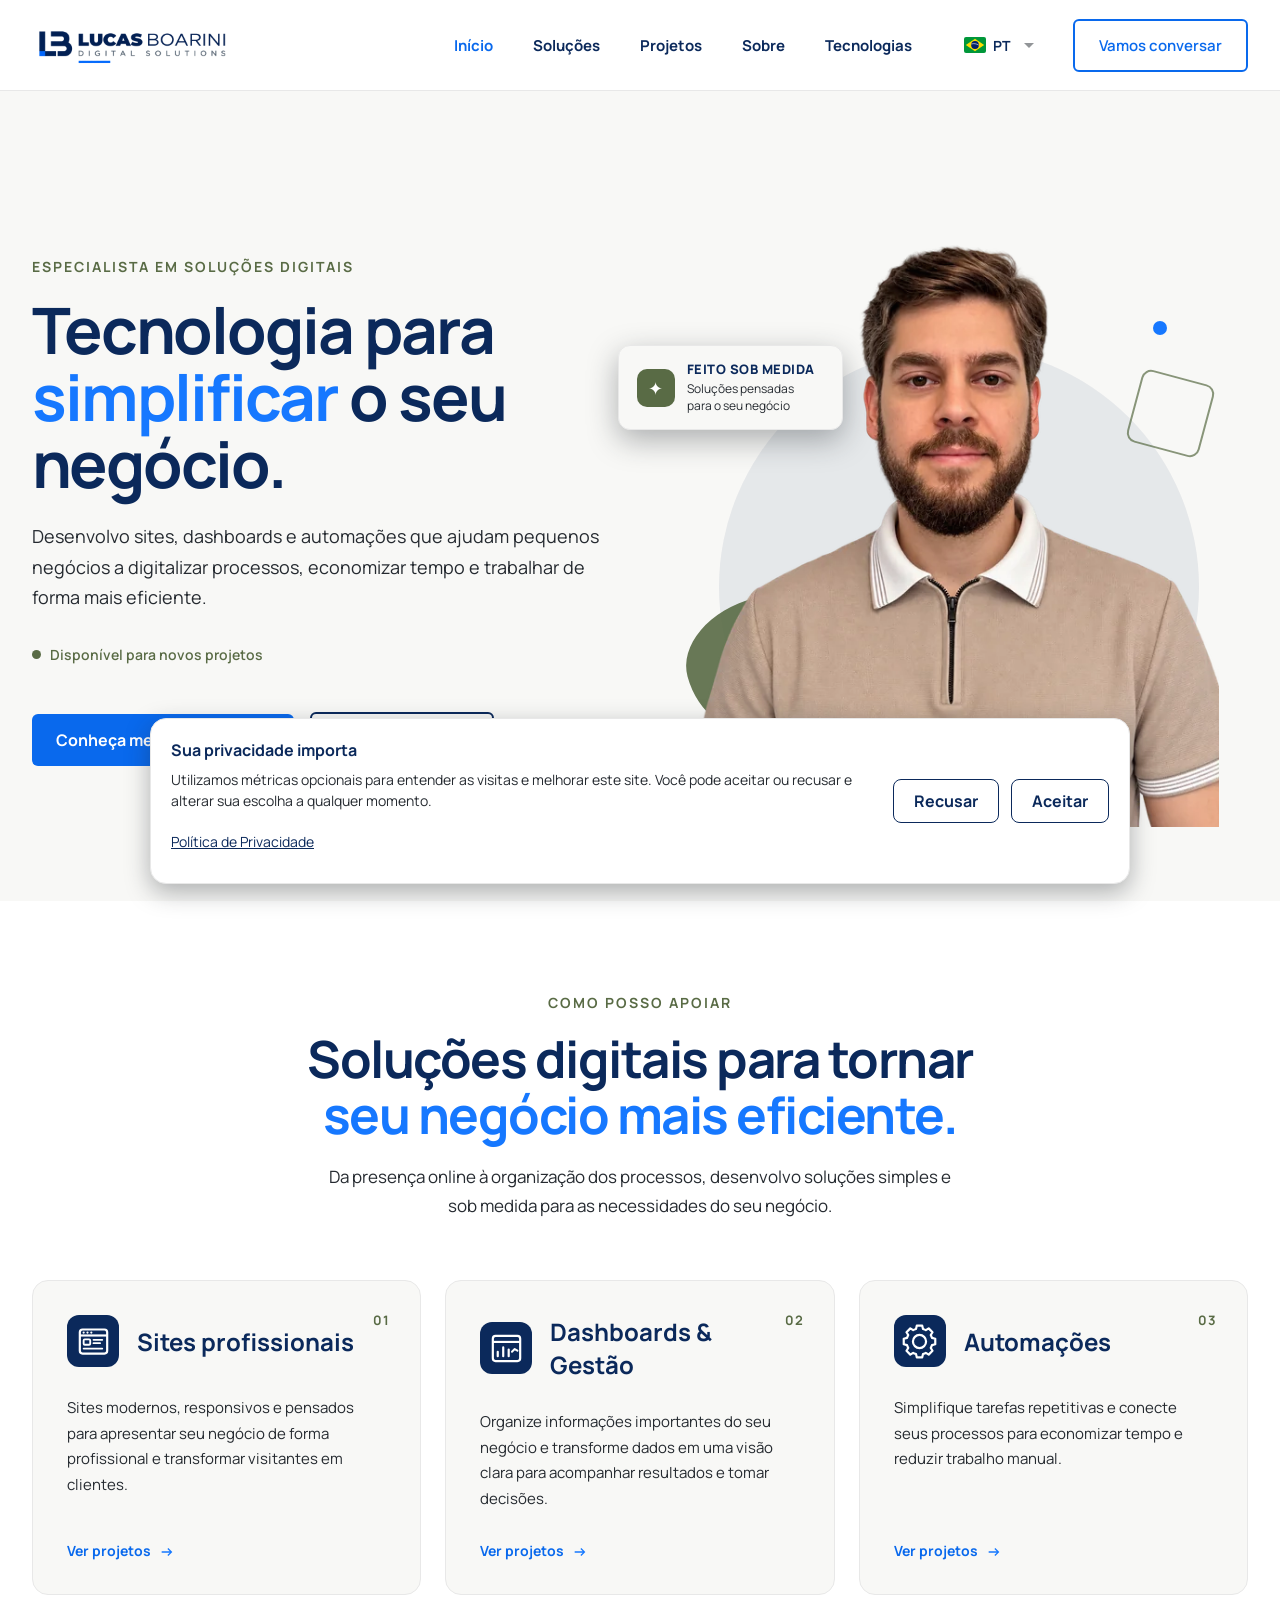
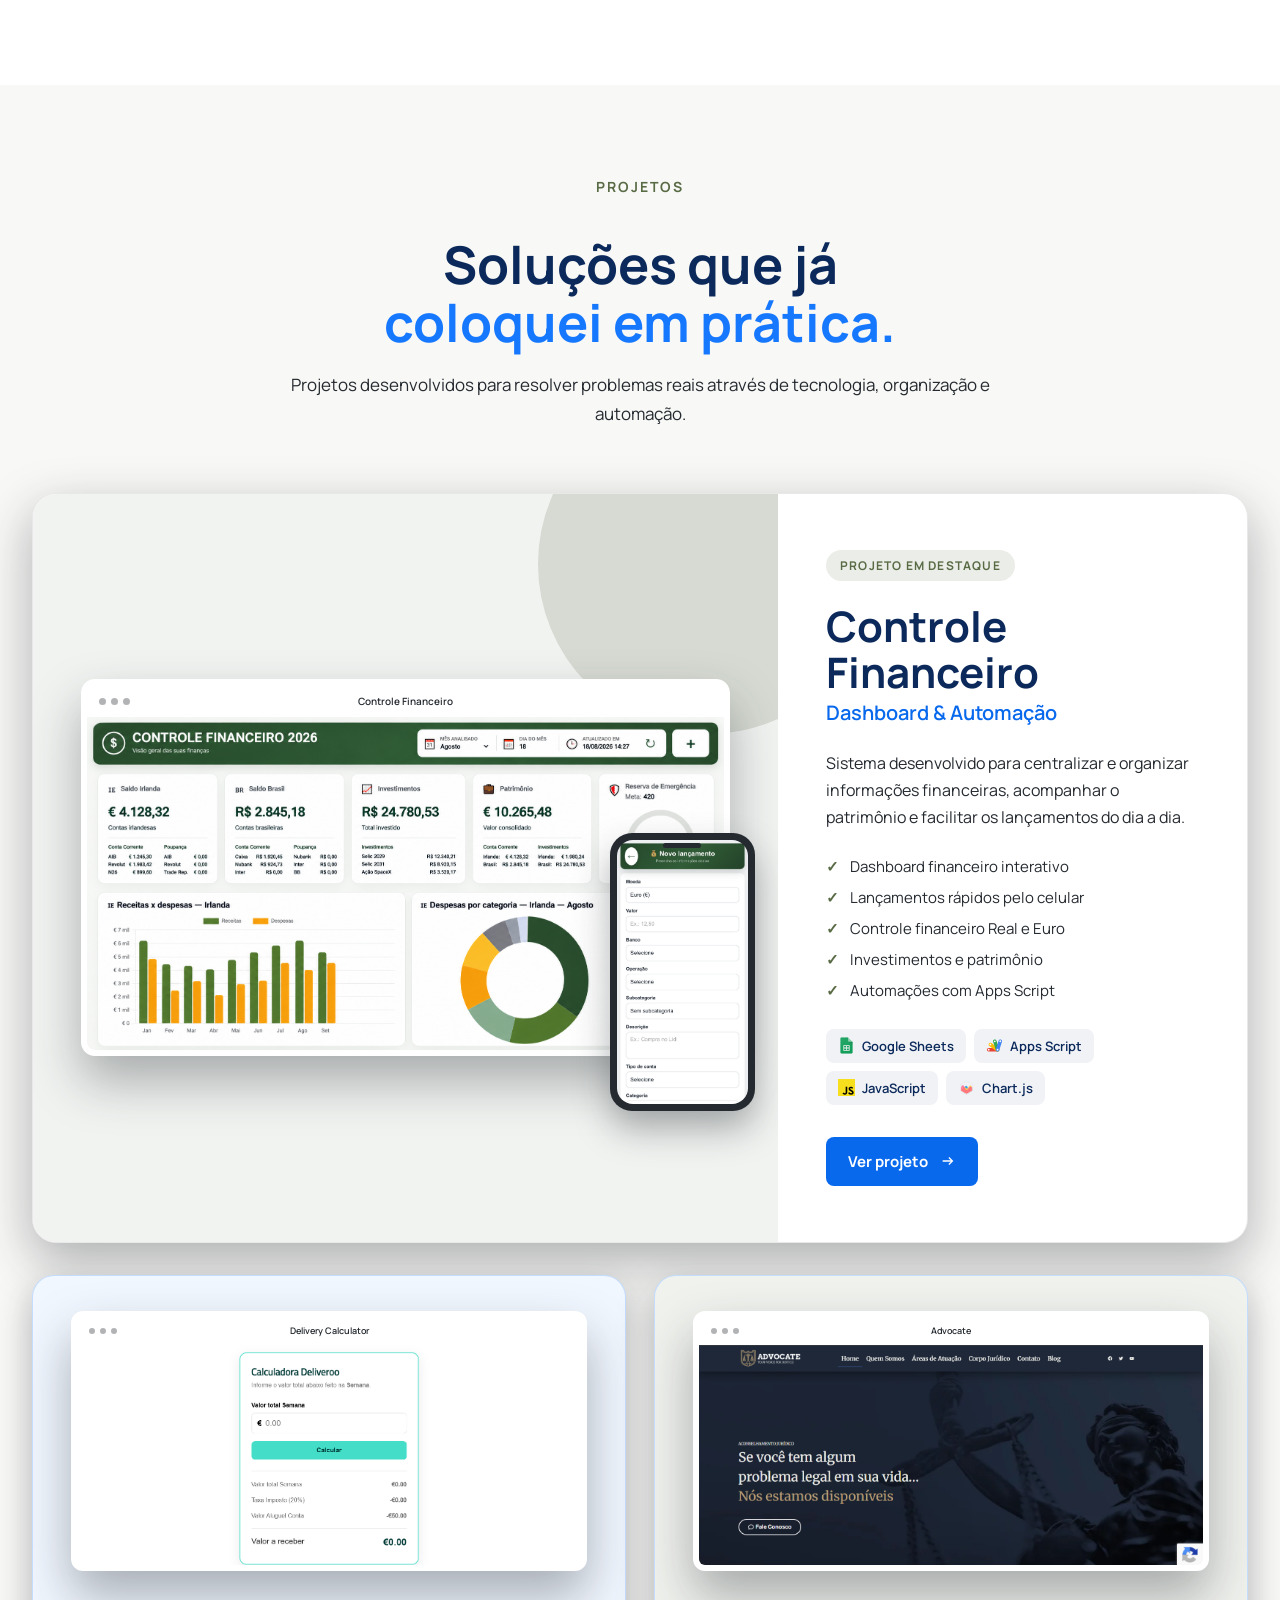
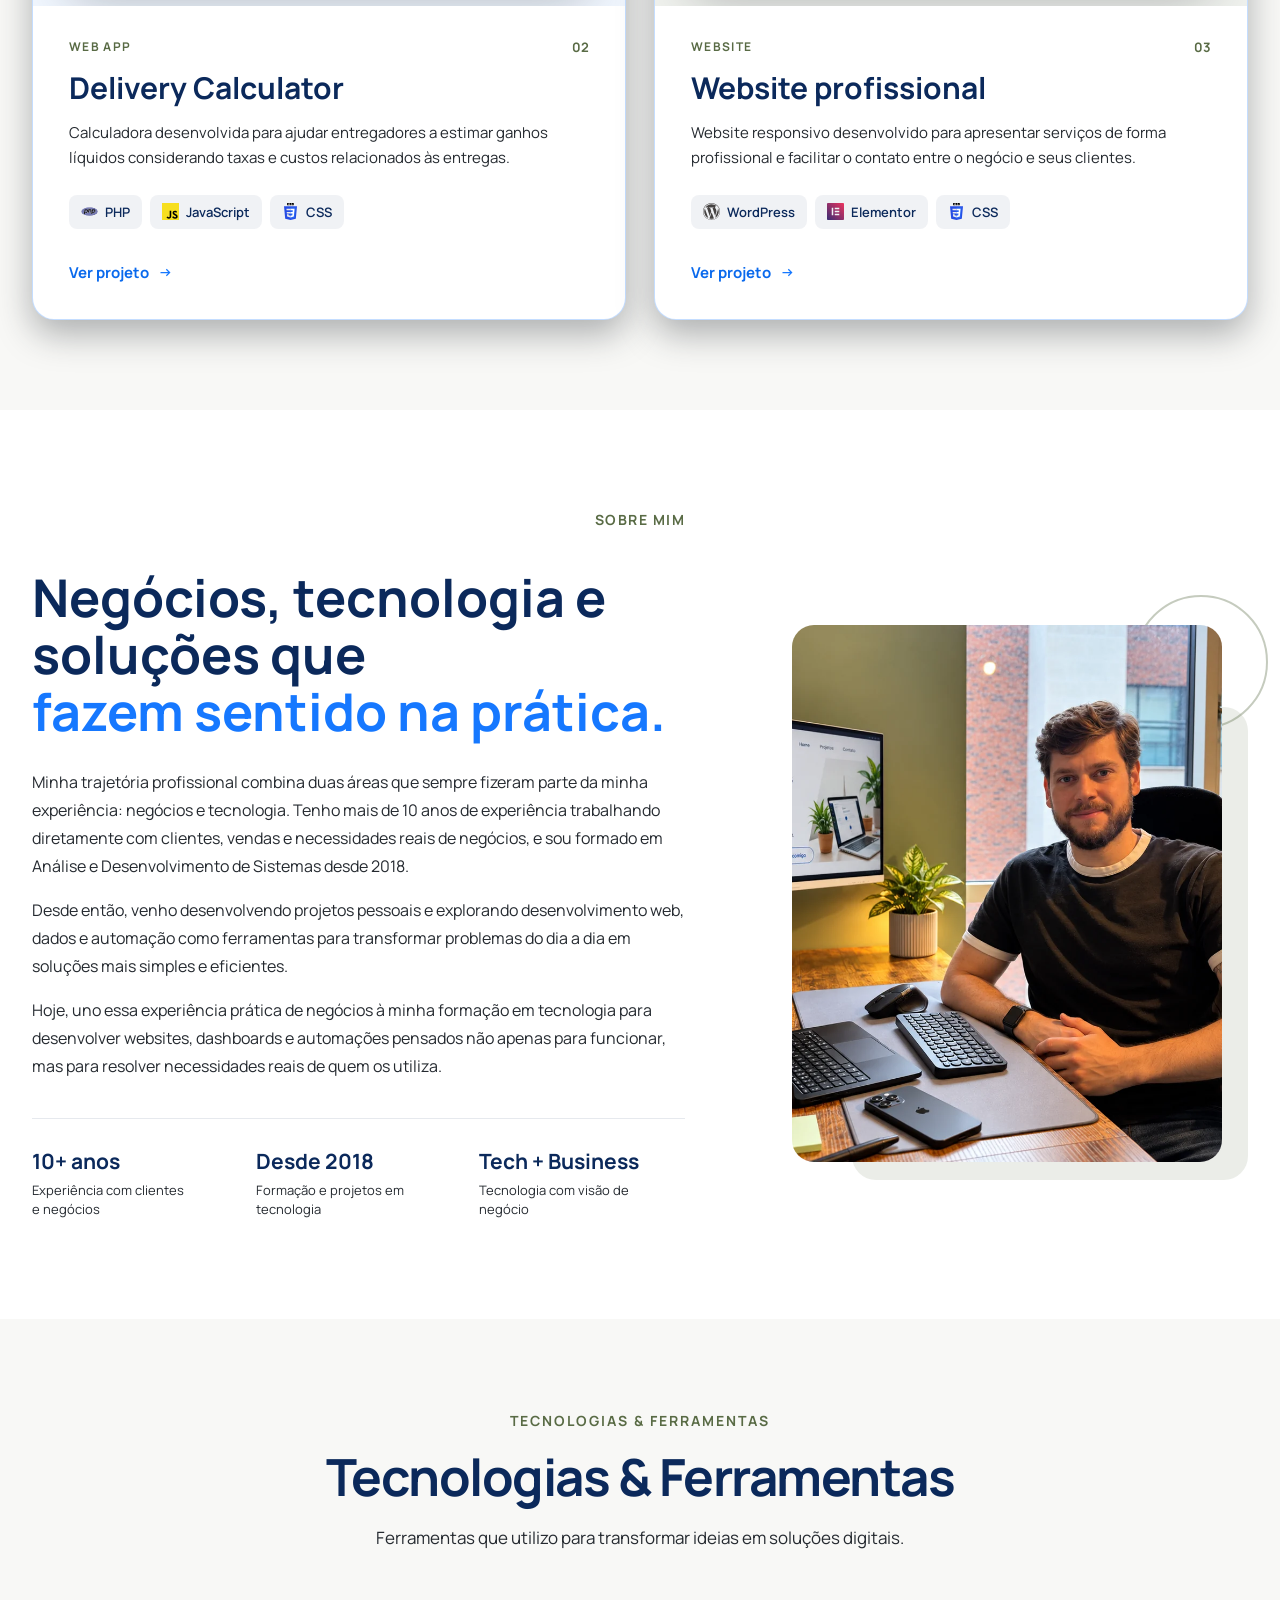
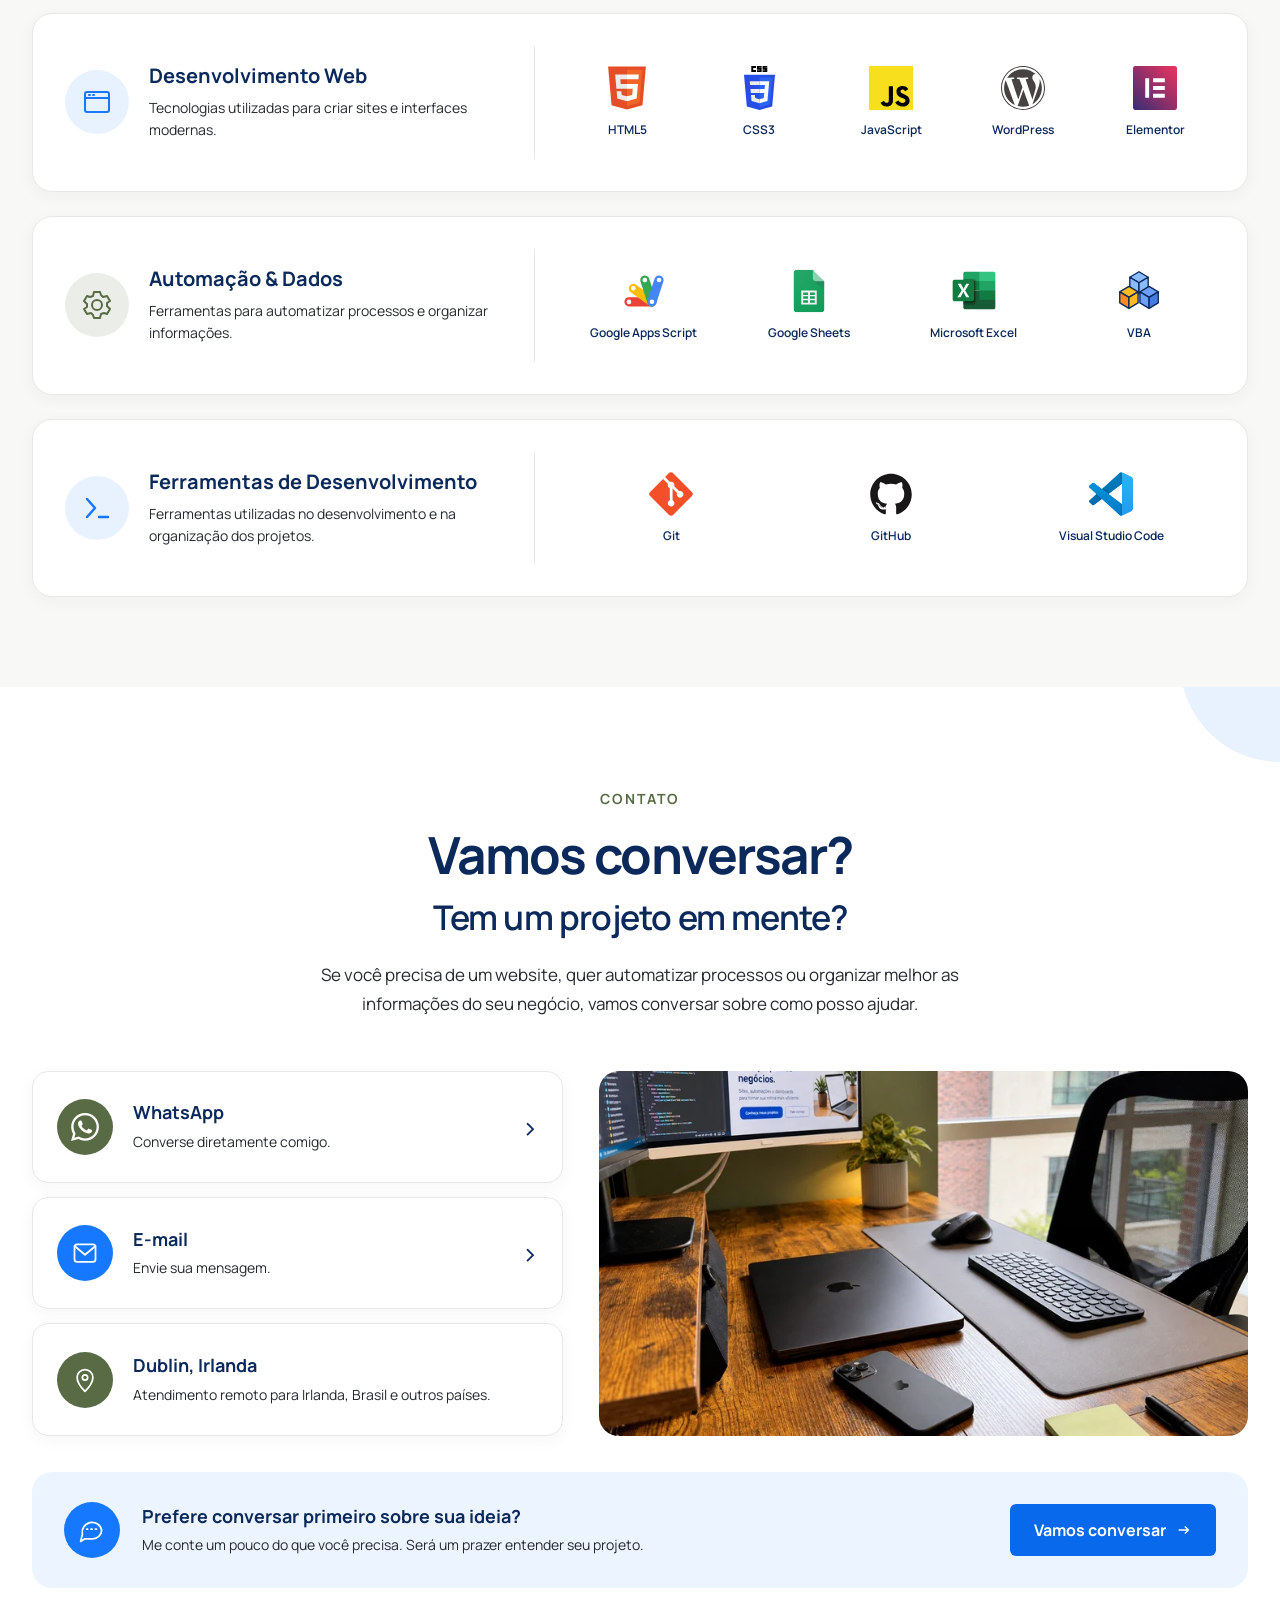
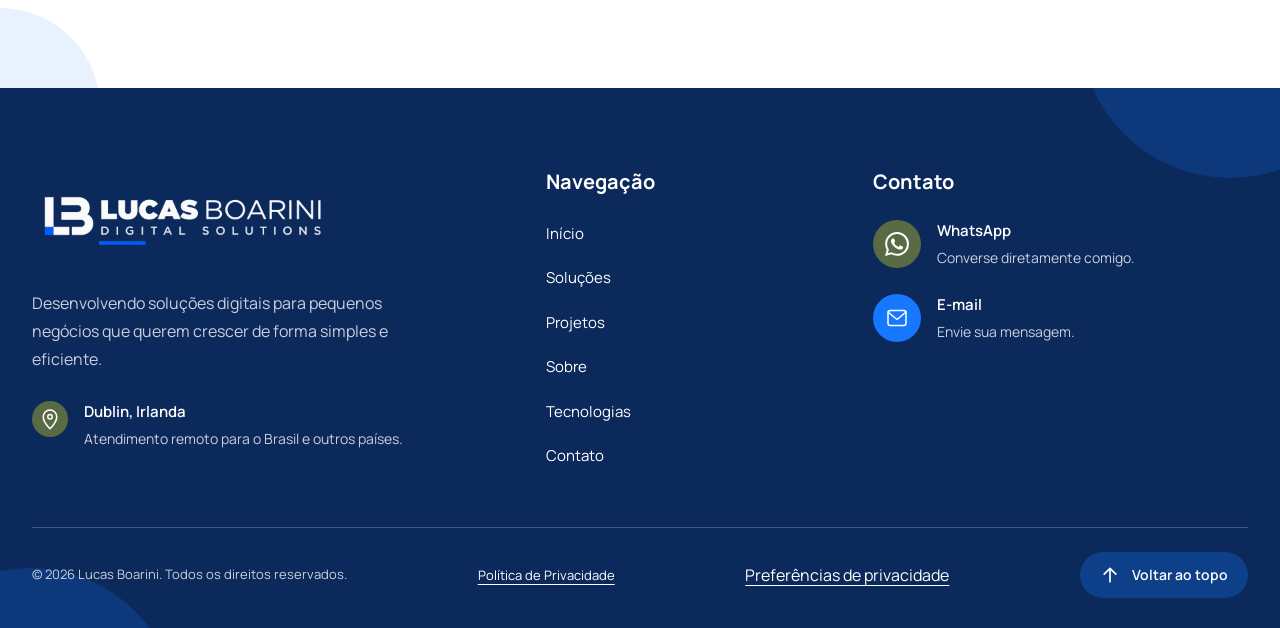
<file: index.html>
<!DOCTYPE html>
<html lang="pt-BR">
    <head>
        <meta charset="UTF-8">
        <meta name="viewport" content="width=device-width, initial-scale=1.0"> 

        <title data-i18n="seo.title">Lucas Boarini | Websites, Automação e Dashboards</title>
        <meta name="description" content="Criação de websites, automações e dashboards para pequenos negócios. Transforme processos manuais em soluções digitais eficientes. Dublin, Irlanda." data-i18n-content="seo.description">

        <link rel="canonical" href="https://boarinilucas.com/">

        <meta property="og:url" content="https://boarinilucas.com/">
        <meta property="og:type" content="website">
        <meta property="og:site_name" content="Lucas Boarini Digital Solutions">
        <meta property="og:title" content="Lucas Boarini | Websites, Automação e Dashboards" data-i18n-content="seo.title">
        <meta property="og:description" content="Criação de websites, automações e dashboards para pequenos negócios. Transforme processos manuais em soluções digitais eficientes. Dublin, Irlanda." data-i18n-content="seo.description">
        <meta property="og:locale" content="pt_BR" data-i18n-content="seo.locale">
        <meta property="og:locale:alternate" content="en_IE" data-i18n-content="seo.localeAlternate">
        <meta property="og:image" content="https://boarinilucas.com/assets/img/social/og-image.jpg">
        <meta property="og:image:width" content="1200">
        <meta property="og:image:height" content="630">

        <meta name="twitter:card" content="summary_large_image">
        <meta name="twitter:title" content="Lucas Boarini | Websites, Automação e Dashboards" data-i18n-content="seo.title">
        <meta name="twitter:description" content="Criação de websites, automações e dashboards para pequenos negócios. Transforme processos manuais em soluções digitais eficientes. Dublin, Irlanda." data-i18n-content="seo.description">
        <meta name="twitter:image" content="https://boarinilucas.com/assets/img/social/og-image.jpg">

        <!-- Antes da publicação: disponibilizar a imagem na URL HTTPS configurada
             e validar as prévias de compartilhamento no domínio definitivo. -->

        <link rel="icon" type="image/png" sizes="32x32" href="assets/img/logo-site/favicon-32.png">
        <link rel="icon" type="image/png" sizes="96x96" href="assets/img/logo-site/favicon-96.png">
        <link rel="preconnect" href="https://fonts.googleapis.com">
        <link rel="preconnect" href="https://fonts.gstatic.com" crossorigin>
        <link rel="stylesheet" href="https://fonts.googleapis.com/css2?family=Manrope:wght@400;600;700;800&amp;display=swap">
        <link rel="stylesheet" href="./assets/style.css">

    </head>

    <body>

    <header class="header">
        <div class="header-container">

            <a href="#home" class="logo">
                <img src="assets/img/logo-site/logo.webp" alt="Lucas Boarini Digital Solutions" width="600" height="200">
            </a>

            <nav class="nav" id="main-navigation">
                <a href="#home" class="active" data-i18n="nav.home">Início</a>
                <a href="#solutions" data-i18n="nav.solutions">Soluções</a>
                <a href="#projects" data-i18n="nav.projects">Projetos</a>
                <a href="#about" data-i18n="nav.about">Sobre</a>
                <a href="#technologies" data-i18n="nav.technologies">Tecnologias</a>
            </nav>

            <div class="language-selector">

                <button class="language-button" id="language-button" type="button" aria-expanded="false" aria-controls="language-menu">
                    <img
                        id="language-flag"
                        src="assets/img/flags/br.svg"
                        alt="Português"
                        width="22"
                        height="16"
                    >
                    <span id="language-label">PT</span>
                    <img src="assets/img/icons/arrow-drop-down.svg" alt="" width="24" height="24">
                </button>

                <div class="language-menu" id="language-menu">

                    <button data-lang="pt">
                        <img src="assets/img/flags/br.svg" alt="" width="22" height="16">
                        <span>Português</span>
                    </button>

                    <button data-lang="en">
                        <img src="assets/img/flags/ie.svg" alt="" width="22" height="16">
                        <span>English</span>
                    </button>

                </div>

            </div>

            <a href="#contact" class="contact-button" data-i18n="nav.contact">
                Vamos conversar
            </a>

            <button class="menu-toggle" type="button" aria-label="Menu de navegação" data-i18n-aria-label="nav.menu" aria-expanded="false" aria-controls="main-navigation">
                <span></span>
                <span></span>
                <span></span>
            </button>

        </div>
    </header>

        <main>

            <section class="hero" id="home">

                <div class="hero-container">

                    <div class="hero-content">

                        <span class="hero-label" data-i18n="hero.label">
                            Especialista em Soluções Digitais
                        </span>

                        <h1>
                            <span data-i18n="hero.titleStart">Tecnologia para</span>
                            <span class="hero-title-highlight" data-i18n="hero.titleHighlight">simplificar</span>
                            <span data-i18n="hero.titleEnd">o seu negócio.</span>
                        </h1>

                        <p class="hero-description" data-i18n="hero.description">
                            Desenvolvo sites, dashboards e automações que ajudam
                            pequenos negócios a digitalizar processos, economizar
                            tempo e trabalhar de forma mais eficiente.
                        </p>

                        <div class="hero-availability">
                            <span class="status-dot"></span>
                            <span data-i18n="hero.available">Disponível para novos projetos</span>
                        </div>

                    </div>

                    <div class="hero-visual">

                        <div class="hero-shape"></div>
                        <div class="shape shape-green-circle"></div>
                        <div class="shape shape-green-square"></div>
                        <div class="shape shape-blue-dot"></div>

                        <div class="hero-card">

                        <div class="hero-card-icon">
                                ✦
                            </div>

                            <div>
                                <span class="hero-card-title" data-i18n="hero.cardTitle">
                                    Feito sob medida
                                </span>

                                <p>
                                    <span data-i18n="hero.cardDescriptionStart">Soluções pensadas</span><br>
                                    <span data-i18n="hero.cardDescriptionEnd">para o seu negócio</span>
                                </p>
                            </div>

                        </div>

                        <img
                            src="assets/img/profile/photo-lucas.webp"
                            srcset="assets/img/profile/photo-lucas-small.webp 560w, assets/img/profile/photo-lucas.webp 1040w"
                            sizes="(max-width: 768px) min(280px, calc(80vw - 32px)), min(520px, calc(50vw - 62px))"
                            alt="Lucas Boarini"
                            class="hero-image"
                            width="1040"
                            height="1203"
                            fetchpriority="high"
                        >

                    </div>

                    <div class="hero-buttons">

                        <a href="#projects" class="button-primary">
                            <span data-i18n="hero.projects">Conheça meus projetos</span>

                            <img
                                src="assets/img/icons/arrow-right-alt.svg"
                                alt=""
                                class="button-icon"
                                width="18"
                                height="18"
                            >
                        </a>

                        <a href="#contact" class="button-secondary" data-i18n="hero.contact">
                            Vamos conversar
                        </a>

                    </div>

                </div>

            </section>

            <section class="solutions" id="solutions">

                <div class="solutions-container">

                    <div class="section-heading">

                        <span class="section-label" id="solutions-label" data-i18n="solutionsLabel">
                            Como posso apoiar
                        </span>

                        <h2 class="solutions-title">
                            <span
                                class="solutions-title-main"
                                data-i18n="solutionsTitleMain"
                            >
                                Soluções digitais para tornar
                            </span>

                            <span
                                class="solutions-title-highlight"
                                data-i18n="solutionsTitleHighlight"
                            >
                                seu negócio mais eficiente.
                            </span>
                        </h2>

                        <p data-i18n="solutionsDescription">
                            Da presença online à organização dos processos,
                            desenvolvo soluções simples e sob medida para
                            as necessidades do seu negócio.
                        </p>

                    </div>


                    <div class="solutions-grid mobile-carousel" data-mobile-carousel id="solutions-carousel" tabindex="0" aria-labelledby="solutions-label">

                        <!-- Website -->
                        <article class="solution-card" id="solution-web">

                            <span class="solution-number">01</span>

                            <div class="solution-header">

                                <div class="solution-icon">
                                    <img
                                        src="assets/img/icons/website.svg"
                                        alt=""
                                        width="35"
                                        height="35"
                                    >
                                </div>

                                <h3 data-i18n="solutionWebTitle">
                                    Sites profissionais
                                </h3>

                            </div>
                          

                            <p data-i18n="solutionWebDescription">
                                Sites modernos, responsivos e pensados para
                                apresentar seu negócio de forma profissional
                                e transformar visitantes em clientes.
                            </p>

                            <a href="#projects" class="solution-link">
                                <span data-i18n="viewProjects">Ver projetos</span>

                                <span class="solution-arrow">
                                    <img
                                        src="assets/img/icons/arrow-right-alt-blue.svg"
                                        alt=""
                                        class="solution-link-icon"
                                        width="16"
                                        height="16"
                                    >
                                </span>
                            </a>

                        </article>


                        <!-- Dashboards -->
                        <article class="solution-card" id="solution-dashboard">

                            <span class="solution-number">02</span>

                            <div class="solution-header">
                                <div class="solution-icon">
                                    <img
                                        src="assets/img/icons/dashboard.svg"
                                        alt=""
                                        width="35"
                                        height="35"
                                    >
                                </div>

                                <h3 data-i18n="solutionDashboardTitle">
                                    Dashboards & Gestão
                                </h3>

                            </div>


                            <p data-i18n="solutionDashboardDescription">
                                Organize informações importantes do seu negócio
                                e transforme dados em uma visão clara para
                                acompanhar resultados e tomar decisões.
                            </p>

                            <a href="#projects" class="solution-link">
                                <span data-i18n="viewProjects">Ver projetos</span>

                                <span class="solution-arrow">
                                    <img
                                        src="assets/img/icons/arrow-right-alt-blue.svg"
                                        alt=""
                                        class="solution-link-icon"
                                        width="16"
                                        height="16"
                                    >
                                </span>
                            </a>

                        </article>


                        <!-- Automation -->
                        <article class="solution-card" id="solution-automation">

                            <span class="solution-number">03</span>
                            
                            <div class="solution-header">
                                <div class="solution-icon">
                                    <img
                                        src="assets/img/icons/automation.svg"
                                        alt=""
                                        width="35"
                                        height="35"
                                    >
                                </div>

                                <h3 data-i18n="solutionAutomationTitle">
                                    Automações
                                </h3>

                            </div>


                            <p data-i18n="solutionAutomationDescription">
                                Simplifique tarefas repetitivas e conecte seus
                                processos para economizar tempo e reduzir
                                trabalho manual.
                            </p>

                            <a href="#projects" class="solution-link">
                                <span data-i18n="viewProjects">Ver projetos</span>

                                <span class="solution-arrow">
                                    <img
                                        src="assets/img/icons/arrow-right-alt-blue.svg"
                                        alt=""
                                        class="solution-link-icon"
                                        width="16"
                                        height="16"
                                    >
                                </span>
                            </a>

                        </article>

                    </div>

                    <div class="solutions-indicators carousel-indicators" data-carousel-controls="solutions-carousel" role="group" aria-labelledby="solutions-label">
                        <button class="solutions-indicator carousel-indicator" type="button" aria-controls="solution-web" aria-current="true">
                            <span class="solutions-indicator-label carousel-indicator-label" data-i18n="solutionsGoToWeb">Ver solução: Sites profissionais</span>
                        </button>
                        <button class="solutions-indicator carousel-indicator" type="button" aria-controls="solution-dashboard" aria-current="false">
                            <span class="solutions-indicator-label carousel-indicator-label" data-i18n="solutionsGoToDashboard">Ver solução: Dashboards &amp; Gestão</span>
                        </button>
                        <button class="solutions-indicator carousel-indicator" type="button" aria-controls="solution-automation" aria-current="false">
                            <span class="solutions-indicator-label carousel-indicator-label" data-i18n="solutionsGoToAutomation">Ver solução: Automações</span>
                        </button>
                    </div>

                </div>

            </section>

            <section class="projects" id="projects">

                <div class="projects-container">

                    <div class="projects-heading">

                        <span class="section-label" id="projects-label" data-i18n="projectsLabel">
                            PROJETOS
                        </span>

                        <h2 class="projects-title">
                            <span class="projects-title-main" data-i18n="projectsTitleMain">
                                Soluções que já
                            </span>

                            <span class="projects-title-highlight" data-i18n="projectsTitleHighlight">
                                coloquei em prática.
                            </span>
                        </h2>

                        <p class="projects-description" data-i18n="projectsDescription">
                            Projetos desenvolvidos para resolver problemas reais
                            através de tecnologia, organização e automação.
                        </p>

                    </div>

                    <div class="projects-grid">

                        <article class="featured-project">

                            <!-- VISUAL -->
                            <div class="featured-project-visual">

                                <div class="project-mockup">

                                    <div class="browser-mockup">

                                        <div class="browser-bar">
                                            <div class="browser-dots">
                                                <span></span>
                                                <span></span>
                                                <span></span>
                                            </div>

                                            <span class="browser-title" data-i18n="financeTitle">
                                                Controle Financeiro
                                            </span>
                                        </div>

                                        <img
                                            src="assets/img/projects/finance-dashboard.webp"
                                            alt="Dashboard do Controle Financeiro"
                                            data-i18n-alt="financeDashboardAlt"
                                            class="dashboard-screen"
                                            width="1737"
                                            height="906"
                                            loading="lazy"
                                            decoding="async"
                                        >

                                    </div>

                                    <div class="phone-mockup">
                                        <div class="phone-speaker"></div>

                                        <img
                                            src="assets/img/projects/finance-mobile.webp"
                                            alt="Lançamento mobile do Controle Financeiro"
                                            data-i18n-alt="financeMobileAlt"
                                            width="738"
                                            height="1487"
                                            loading="lazy"
                                            decoding="async"
                                        >
                                    </div>

                                </div>

                            </div>

                            <!-- CONTEÚDO -->
                            <div class="featured-project-content">

                                <span class="project-label" data-i18n="financeFeatured">
                                    PROJETO EM DESTAQUE
                                </span>

                                <h3 class="project-title" data-i18n="financeTitle">
                                    Controle Financeiro
                                </h3>

                                <span class="project-category" data-i18n="financeCategory">
                                    Dashboard & Automação
                                </span>

                                <p class="project-description" data-i18n="financeDescription">
                                    Sistema desenvolvido para centralizar e organizar informações
                                    financeiras, acompanhar o patrimônio e facilitar os lançamentos
                                    do dia a dia.
                                </p>

                                <ul class="project-features">
                                    <li data-i18n="financeFeature1">Dashboard financeiro interativo</li>
                                    <li data-i18n="financeFeature2">Lançamentos rápidos pelo celular</li>
                                    <li data-i18n="financeFeature3">Controle financeiro Real e Euro</li>
                                    <li data-i18n="financeFeature4">Investimentos e patrimônio</li>
                                    <li data-i18n="financeFeature5">Automações com Apps Script</li>
                                </ul>

                                <div class="project-technologies">
                                    <span>
                                        <img src="assets/img/logos/google_sheets_logo.svg" alt="" width="17" height="17">
                                        Google Sheets
                                    </span>

                                    <span>
                                        <img src="assets/img/logos/google_apps_script.svg" alt="" width="17" height="17">
                                        Apps Script
                                    </span>

                                    <span>
                                        <img src="assets/img/logos/javaScript_logo.svg" alt="" width="17" height="17">
                                        JavaScript
                                    </span>

                                    <span>
                                        <img src="assets/img/logos/chart.js_logo.svg" alt="" width="17" height="17">
                                        Chart.js
                                    </span>
                                </div>

                                <a href="projects/controle-financeiro.html" class="project-button" data-language-link>
                                    <span data-i18n="viewProject">Ver projeto</span>
                                    <img src="assets/img/icons/arrow-right-alt.svg" alt="" width="16" height="16">
                                </a>

                            </div>

                        </article>

                        <div class="projects-secondary-grid mobile-carousel" data-mobile-carousel id="projects-carousel" tabindex="0" aria-labelledby="projects-label">

                            <!-- PROJECT 02 -->
                            <article class="project-card" id="project-delivery">

                                <div class="project-card-visual project-card-visual-blue">
                                    <div class="project-mockup project-mockup--small">

                                        <div class="browser-mockup">

                                            <div class="browser-bar">

                                                <div class="browser-dots">
                                                    <span></span>
                                                    <span></span>
                                                    <span></span>
                                                </div>

                                                <span class="browser-title">
                                                    Delivery Calculator
                                                </span>

                                            </div>

                                            <img
                                                src="assets/img/projects/calc-deliveroo.webp"
                                                alt="Delivery Calculator"
                                                class="dashboard-screen"
                                                width="1351"
                                                height="607"
                                                loading="lazy"
                                                decoding="async"
                                            >

                                        </div>

                                    </div>
                                </div>

                                <div class="project-card-content">

                                    <div class="project-card-top">
                                        <span class="project-card-category" data-i18n="deliveryCategory">
                                            WEB APP
                                        </span>

                                        <span class="project-card-number">
                                            02
                                        </span>
                                    </div>

                                    <h3 class="project-card-title" data-i18n="deliveryTitle">
                                        Delivery Calculator
                                    </h3>

                                    <p class="project-card-description" data-i18n="deliveryDescription">
                                        Calculadora desenvolvida para ajudar entregadores a
                                        estimar ganhos líquidos considerando taxas e custos
                                        relacionados às entregas.
                                    </p>

                                    <div class="project-technologies">
                                        <span>
                                            <img src="assets/img/logos/PHP-logo.svg" alt="" width="17" height="17">
                                            PHP
                                        </span>

                                        <span>
                                            <img src="assets/img/logos/javaScript_logo.svg" alt="" width="17" height="17">
                                            JavaScript
                                        </span>

                                        <span>
                                            <img src="assets/img/logos/CSS3_logo.svg" alt="" width="17" height="17">
                                            CSS
                                        </span>
                                    </div>

                                    <a href="https://deliverycalculator.dareupsolutions.com/deliveroo/" class="project-card-link" target="_blank" rel="noopener noreferrer">
                                        <span data-i18n="viewProject">Ver projeto</span>

                                        <img
                                            src="assets/img/icons/arrow-right-alt-blue.svg"
                                            alt=""
                                            width="15"
                                            height="15"
                                        >
                                    </a>

                                </div>

                            </article>


                            <!-- PROJECT 03 -->
                            <article class="project-card" id="project-website">

                                <div class="project-card-visual project-card-visual-green">
                                    <div class="project-mockup project-mockup--small">

                                        <div class="browser-mockup">

                                            <div class="browser-bar">

                                                <div class="browser-dots">
                                                    <span></span>
                                                    <span></span>
                                                    <span></span>
                                                </div>

                                                <span class="browser-title">
                                                    Advocate
                                                </span>

                                            </div>

                                            <img
                                                src="assets/img/projects/site-advocate.webp"
                                                alt="Website desenvolvido"
                                                data-i18n-alt="websiteImageAlt"
                                                class="dashboard-screen"
                                                width="1351"
                                                height="608"
                                                loading="lazy"
                                                decoding="async"
                                            >

                                        </div>

                                    </div>
                                </div>

                                <div class="project-card-content">

                                    <div class="project-card-top">
                                        <span class="project-card-category" data-i18n="websiteCategory">
                                            WEBSITE
                                        </span>

                                        <span class="project-card-number">
                                            03
                                        </span>
                                    </div>

                                    <h3 class="project-card-title" data-i18n="websiteTitle">
                                        Website profissional
                                    </h3>

                                    <p class="project-card-description" data-i18n="websiteDescription">
                                        Website responsivo desenvolvido para apresentar
                                        serviços de forma profissional e facilitar o contato
                                        entre o negócio e seus clientes.
                                    </p>

                                    <div class="project-technologies">
                                        <span>
                                            <img src="assets/img/logos/wordpress-logo.svg" alt="" width="17" height="17">
                                            WordPress
                                        </span>

                                        <span>
                                            <img src="assets/img/logos/elementor-logo.svg" alt="" width="17" height="17">
                                            Elementor
                                        </span>

                                        <span>
                                            <img src="assets/img/logos/CSS3_logo.svg" alt="" width="17" height="17">
                                            CSS
                                        </span>
                                    </div>

                                    <a href="https://staging3.dareupsolutions.com/" class="project-card-link" target="_blank" rel="noopener noreferrer">
                                        <span data-i18n="viewProject">Ver projeto</span>

                                        <img
                                            src="assets/img/icons/arrow-right-alt-blue.svg"
                                            alt=""
                                            width="15"
                                            height="15"
                                        >
                                    </a>

                                </div>

                            </article>

                        </div>
                        <div class="carousel-indicators" data-carousel-controls="projects-carousel" role="group" aria-labelledby="projects-label">
                            <button class="carousel-indicator" type="button" aria-controls="project-delivery" aria-current="true">
                                <span class="carousel-indicator-label" data-i18n="projectsGoToDelivery">Ver projeto: Delivery Calculator</span>
                            </button>
                            <button class="carousel-indicator" type="button" aria-controls="project-website" aria-current="false">
                                <span class="carousel-indicator-label" data-i18n="projectsGoToWebsite">Ver projeto: Website profissional</span>
                            </button>
                        </div>
                    </div>
                </div>

            </section>

            <section class="about" id="about">

                <span class="section-label" data-i18n="aboutLabel">
                    SOBRE MIM
                </span>

                <div class="about-container">

                    <div class="about-content">

                        <h2 class="about-title" data-i18n="aboutTitleMain" data-i18n-text>
                            Negócios, tecnologia e soluções que
                            <span data-i18n="aboutTitleHighlight">fazem sentido na prática.</span>
                        </h2>

                        <div class="about-text">

                            <p data-i18n="aboutParagraph1">
                                Minha trajetória profissional combina duas áreas que sempre fizeram
                                parte da minha experiência: negócios e tecnologia. Tenho mais de
                                10 anos de experiência trabalhando diretamente com clientes, vendas
                                e necessidades reais de negócios, e sou formado em Análise e
                                Desenvolvimento de Sistemas desde 2018.
                            </p>

                            <p data-i18n="aboutParagraph2">
                                Desde então, venho desenvolvendo projetos pessoais e explorando
                                desenvolvimento web, dados e automação como ferramentas para
                                transformar problemas do dia a dia em soluções mais simples e eficientes.
                            </p>

                            <p data-i18n="aboutParagraph3">
                                Hoje, uno essa experiência prática de negócios à minha formação em
                                tecnologia para desenvolver websites, dashboards e automações
                                pensados não apenas para funcionar, mas para resolver necessidades
                                reais de quem os utiliza.
                            </p>

                        </div>

                        <div class="about-highlights">

                            <div class="about-highlight">
                                <strong data-i18n="aboutHighlight1Title">10+ anos</strong>
                                <span data-i18n="aboutHighlight1Description">Experiência com clientes e negócios</span>
                            </div>

                            <div class="about-highlight">
                                <strong data-i18n="aboutHighlight2Title">Desde 2018</strong>
                                <span data-i18n="aboutHighlight2Description">Formação e projetos em tecnologia </span>
                            </div>

                            <div class="about-highlight">
                                <strong data-i18n="aboutHighlight3Title">Tech + Business</strong>
                                <span data-i18n="aboutHighlight3Description">Tecnologia com visão de negócio</span>
                            </div>

                        </div>

                    </div>

                    <div class="about-visual">

                        <div class="about-photo">
                            <img
                                src="assets/img/profile/about.webp"
                                alt="Lucas Boarini"
                                width="800"
                                height="1000"
                                loading="lazy"
                                decoding="async"
                            >
                        </div>

                    </div>

                </div>

            </section>

            <section class="technologies" id="technologies" aria-labelledby="technologies-title">

                <div class="technologies-container">

                    <div class="section-heading technologies-heading">
                        <span class="section-label" data-i18n="technologiesLabel">TECNOLOGIAS &amp; FERRAMENTAS</span>
                        <h2 id="technologies-title" data-i18n="technologiesTitle">Tecnologias &amp; Ferramentas</h2>
                        <p data-i18n="technologiesDescription">Ferramentas que utilizo para transformar ideias em soluções digitais.</p>
                    </div>

                    <div class="technologies-groups mobile-carousel" data-mobile-carousel id="technologies-carousel" tabindex="0" aria-labelledby="technologies-title">

                        <article class="technology-group technology-group--web" id="technology-web" aria-labelledby="technology-web-title">
                            <div class="technology-category">
                                <span class="technology-category-icon" aria-hidden="true">
                                    <img src="assets/img/icons/technology-web.svg" alt="" width="32" height="32">
                                </span>
                                <div>
                                    <h3 id="technology-web-title" data-i18n="technologiesWebTitle">Desenvolvimento Web</h3>
                                    <p data-i18n="technologiesWebDescription">Tecnologias utilizadas para criar sites e interfaces modernas.</p>
                                </div>
                            </div>

                            <ul class="technology-list">
                                <li class="technology-item">
                                    <img src="assets/img/logos/html5-logo.svg" alt="" width="44" height="44" loading="lazy">
                                    <span>HTML5</span>
                                </li>
                                <li class="technology-item">
                                    <img src="assets/img/logos/CSS3_logo.svg" alt="" width="44" height="44" loading="lazy">
                                    <span>CSS3</span>
                                </li>
                                <li class="technology-item">
                                    <img src="assets/img/logos/javaScript_logo.svg" alt="" width="44" height="44" loading="lazy">
                                    <span>JavaScript</span>
                                </li>
                                <li class="technology-item">
                                    <img src="assets/img/logos/wordpress-logo.svg" alt="" width="44" height="44" loading="lazy">
                                    <span>WordPress</span>
                                </li>
                                <li class="technology-item">
                                    <img src="assets/img/logos/elementor-logo.svg" alt="" width="44" height="44" loading="lazy">
                                    <span>Elementor</span>
                                </li>
                            </ul>

                        </article>

                        <article class="technology-group technology-group--automation" id="technology-data" aria-labelledby="technology-automation-title">

                            <div class="technology-category">
                                <span class="technology-category-icon" aria-hidden="true">
                                    <img src="assets/img/icons/technology-automation.svg" alt="" width="32" height="32">
                                </span>
                                <div>
                                    <h3 id="technology-automation-title" data-i18n="technologiesDataTitle">Automação &amp; Dados</h3>
                                    <p data-i18n="technologiesDataDescription">Ferramentas para automatizar processos e organizar informações.</p>
                                </div>
                            </div>

                            <ul class="technology-list">
                                <li class="technology-item">
                                    <img src="assets/img/logos/google_apps_script.svg" alt="" width="44" height="44" loading="lazy">
                                    <span>Google Apps Script</span>
                                </li>
                                <li class="technology-item">
                                    <img src="assets/img/logos/google_sheets_logo.svg" alt="" width="44" height="44" loading="lazy">
                                    <span>Google Sheets</span>
                                </li>
                                <li class="technology-item">
                                    <img src="assets/img/logos/excel-logo.svg" alt="" width="44" height="44" loading="lazy">
                                    <span>Microsoft Excel</span>
                                </li>
                                <li class="technology-item">
                                    <img src="assets/img/logos/vba-logo.svg" alt="" width="44" height="44" loading="lazy">
                                    <span>VBA</span>
                                </li>
                            </ul>

                        </article>

                        <article class="technology-group technology-group--terminal" id="technology-development" aria-labelledby="technology-terminal-title">

                            <div class="technology-category">
                                <span class="technology-category-icon" aria-hidden="true">
                                    <img src="assets/img/icons/technology-terminal.svg" alt="" width="32" height="32">
                                </span>
                                <div>
                                    <h3 id="technology-terminal-title" data-i18n="technologiesDevelopmentTitle">Ferramentas de Desenvolvimento</h3>
                                    <p data-i18n="technologiesDevelopmentDescription">Ferramentas utilizadas no desenvolvimento e na organização dos projetos.</p>
                                </div>
                            </div>

                            <ul class="technology-list">
                                <li class="technology-item">
                                    <img src="assets/img/logos/git-logo.svg" alt="" width="44" height="44" loading="lazy">
                                    <span>Git</span>
                                </li>
                                <li class="technology-item">
                                    <img src="assets/img/logos/github-logo.svg" alt="" width="44" height="44" loading="lazy">
                                    <span>GitHub</span>
                                </li>
                                <li class="technology-item">
                                    <img src="assets/img/logos/vscode-logo.svg" alt="" width="44" height="44" loading="lazy">
                                    <span>Visual Studio Code</span>
                                </li>
                            </ul>

                        </article>
                    </div>
                    <div class="carousel-indicators" data-carousel-controls="technologies-carousel" role="group" aria-labelledby="technologies-title">
                        <button class="carousel-indicator" type="button" aria-controls="technology-web" aria-current="true">
                            <span class="carousel-indicator-label" data-i18n="technologiesGoToWeb">Ver tecnologias: Desenvolvimento Web</span>
                        </button>
                        <button class="carousel-indicator" type="button" aria-controls="technology-data" aria-current="false">
                            <span class="carousel-indicator-label" data-i18n="technologiesGoToData">Ver tecnologias: Automação &amp; Dados</span>
                        </button>
                        <button class="carousel-indicator" type="button" aria-controls="technology-development" aria-current="false">
                            <span class="carousel-indicator-label" data-i18n="technologiesGoToDevelopment">Ver tecnologias: Ferramentas de Desenvolvimento</span>
                        </button>
                    </div>
                </div>
            </section>

            <section class="contact" id="contact" aria-labelledby="contact-title">
                <div class="contact-container">
                    <div class="section-heading contact-heading">
                        <span class="section-label" data-i18n="contactLabel">CONTATO</span>
                        <h2 id="contact-title" data-i18n="contactTitle">Vamos conversar?</h2>
                        <p class="contact-subtitle" data-i18n="contactSubtitle">Tem um projeto em mente?</p>
                        <p data-i18n="contactDescription">Se você precisa de um website, quer automatizar processos ou organizar melhor as informações do seu negócio, vamos conversar sobre como posso ajudar.</p>
                    </div>

                    <div class="contact-grid">
                        <div class="contact-channels">
                            <a class="contact-card" data-contact="whatsapp" role="link" href="https://wa.me/353838987893?text=Ol%C3%A1!%20Visitei%20seu%20portf%C3%B3lio%20e%20gostaria%20de%20conversar%20sobre%20um%20projeto." target="_blank" rel="noopener noreferrer">
                                <span class="contact-icon contact-icon--whatsapp" aria-hidden="true">
                                    <img src="assets/img/icons/contact-whatsapp.svg" alt="" width="28" height="28">
                                </span>
                                <div class="contact-card-text">
                                    <h3 data-i18n="contactWhatsApp">WhatsApp</h3>
                                    <p data-i18n="contactWhatsAppDescription">Converse diretamente comigo.</p>
                                </div>
                                <span class="contact-chevron" aria-hidden="true">›</span>
                            </a>
                            <a class="contact-card" data-contact="email" role="link" href="mailto:contact@boarinilucas.com">
                                <span class="contact-icon contact-icon--email" aria-hidden="true">
                                    <img src="assets/img/icons/contact-email.svg" alt="" width="28" height="28">
                                </span>
                                <div class="contact-card-text">
                                    <h3 data-i18n="contactEmail">E-mail</h3>
                                    <p data-i18n="contactEmailDescription">Envie sua mensagem.</p>
                                </div>
                                <span class="contact-chevron" aria-hidden="true">›</span>
                            </a>
                            <div class="contact-card">
                                <span class="contact-icon contact-icon--location" aria-hidden="true">
                                    <img src="assets/img/icons/contact-location.svg" alt="" width="28" height="28">
                                </span>
                                <div class="contact-card-text">
                                    <h3 data-i18n="contactLocation">Dublin, Irlanda</h3>
                                    <p data-i18n="contactLocationDescription">Atendimento remoto para Irlanda, Brasil e outros países.</p>
                                </div>
                            </div>
                        </div>
                        <div class="contact-visual">
                            <img
                                src="assets/img/contact/workspace.webp"
                                srcset="assets/img/contact/workspace-small.webp 800w, assets/img/contact/workspace.webp 1448w"
                                sizes="(max-width: 768px) calc(100vw - 40px), (max-width: 1344px) calc(55vw - 55px), 685px"
                                alt="Ambiente de trabalho com notebook, caderno e uma caneca sobre a mesa."
                                data-i18n-alt="contactImageAlt"
                                width="1448"
                                height="1086"
                                loading="lazy"
                                decoding="async"
                            >
                        </div>
                    </div>

                    <div class="contact-cta">
                        <span class="contact-icon contact-icon--chat" aria-hidden="true">
                            <img src="assets/img/icons/contact-chat.svg" alt="" width="28" height="28">
                        </span>
                        <div class="contact-cta-text">
                            <h3 data-i18n="contactCtaTitle">Prefere conversar primeiro sobre sua ideia?</h3>
                            <p data-i18n="contactCtaDescription">Me conte um pouco do que você precisa. Será um prazer entender seu projeto.</p>
                        </div>
                        <a class="button-primary contact-cta-button" data-contact="whatsapp" role="link" href="https://wa.me/353838987893?text=Ol%C3%A1!%20Visitei%20seu%20portf%C3%B3lio%20e%20gostaria%20de%20conversar%20sobre%20um%20projeto." target="_blank" rel="noopener noreferrer">
                            <span data-i18n="contactCtaButton">Vamos conversar</span>
                            <img src="assets/img/icons/arrow-right-alt.svg" alt="" width="16" height="16">
                        </a>
                    </div>
                </div>
            </section>

        </main>

        <footer class="footer">
            <div class="footer-container">
                <div class="footer-grid">
                    <div class="footer-identity">
                        <a href="#home" class="footer-logo">
                            <img src="assets/img/logo-site/logo-footer.webp" alt="Lucas Boarini Digital Solutions" width="900" height="300" loading="lazy" decoding="async">
                        </a>
                        <p class="footer-description" data-i18n="footerDescription">Desenvolvendo soluções digitais para pequenos negócios que querem crescer de forma simples e eficiente.</p>
                        <div class="footer-location">
                            <span class="footer-icon footer-icon--location" aria-hidden="true">
                                <img src="assets/img/icons/contact-location.svg" alt="" width="24" height="24">
                            </span>
                            <div>
                                <p class="footer-contact-title" data-i18n="contactLocation">Dublin, Irlanda</p>
                                <p data-i18n="footerLocationDescription">Atendimento remoto para o Brasil e outros países.</p>
                            </div>
                        </div>
                    </div>

                    <nav class="footer-navigation" aria-labelledby="footer-navigation-title">
                        <h2 id="footer-navigation-title" data-i18n="footerNavigation">Navegação</h2>
                        <ul class="footer-nav-list">
                            <li><a href="#home" data-i18n="nav.home">Início</a></li>
                            <li><a href="#solutions" data-i18n="nav.solutions">Soluções</a></li>
                            <li><a href="#projects" data-i18n="nav.projects">Projetos</a></li>
                            <li><a href="#about" data-i18n="nav.about">Sobre</a></li>
                            <li><a href="#technologies" data-i18n="nav.technologies">Tecnologias</a></li>
                            <li><a href="#contact" data-i18n="footerContact">Contato</a></li>
                        </ul>
                    </nav>

                    <div class="footer-contacts" aria-labelledby="footer-contact-title">
                        <h2 id="footer-contact-title" data-i18n="footerContact">Contato</h2>
                        <ul class="footer-contact-list">
                            <li>
                                <a class="footer-contact-link" data-contact="whatsapp" role="link" href="https://wa.me/353838987893?text=Ol%C3%A1!%20Visitei%20seu%20portf%C3%B3lio%20e%20gostaria%20de%20conversar%20sobre%20um%20projeto." target="_blank" rel="noopener noreferrer">
                                    <span class="footer-icon footer-icon--whatsapp" aria-hidden="true">
                                        <img src="assets/img/icons/contact-whatsapp.svg" alt="" width="24" height="24">
                                    </span>
                                    <span>
                                        <span class="footer-contact-title" data-i18n="contactWhatsApp">WhatsApp</span>
                                        <span class="footer-contact-description" data-i18n="contactWhatsAppDescription">Converse diretamente comigo.</span>
                                    </span>
                                </a>
                            </li>
                            <li>
                                <a class="footer-contact-link" data-contact="email" role="link" href="mailto:contact@boarinilucas.com">
                                    <span class="footer-icon footer-icon--email" aria-hidden="true">
                                        <img src="assets/img/icons/contact-email.svg" alt="" width="24" height="24">
                                    </span>
                                    <span>
                                        <span class="footer-contact-title" data-i18n="contactEmail">E-mail</span>
                                        <span class="footer-contact-description" data-i18n="contactEmailDescription">Envie sua mensagem.</span>
                                    </span>
                                </a>
                            </li>
                        </ul>
                    </div>
                </div>

                <div class="footer-bottom">
                    <p class="footer-copyright">© <span id="copyright-year">2026</span> Lucas Boarini. <span data-i18n="footerRights">Todos os direitos reservados.</span></p>
                    <a href="privacy-policy.html" class="footer-privacy-link" data-language-link data-i18n="privacy.link">Política de Privacidade</a>
                    <a href="#home" class="footer-back-to-top">
                        <svg viewBox="0 0 24 24" width="20" height="20" fill="none" stroke="currentColor" stroke-width="2" stroke-linecap="round" stroke-linejoin="round" aria-hidden="true"><path d="M12 20V4m-7 7 7-7 7 7"/></svg>
                        <span data-i18n="footerBackToTop">Voltar ao topo</span>
                    </a>
                </div>
            </div>
        </footer>

        <script src="assets/translations.js?v=20261022-consent-texts-1"></script>
        <script src="assets/script.js"></script>

        <script src="assets/privacy-consent.js?v=20261022-consent-texts-1"></script>
    </body>
</html>
</file>
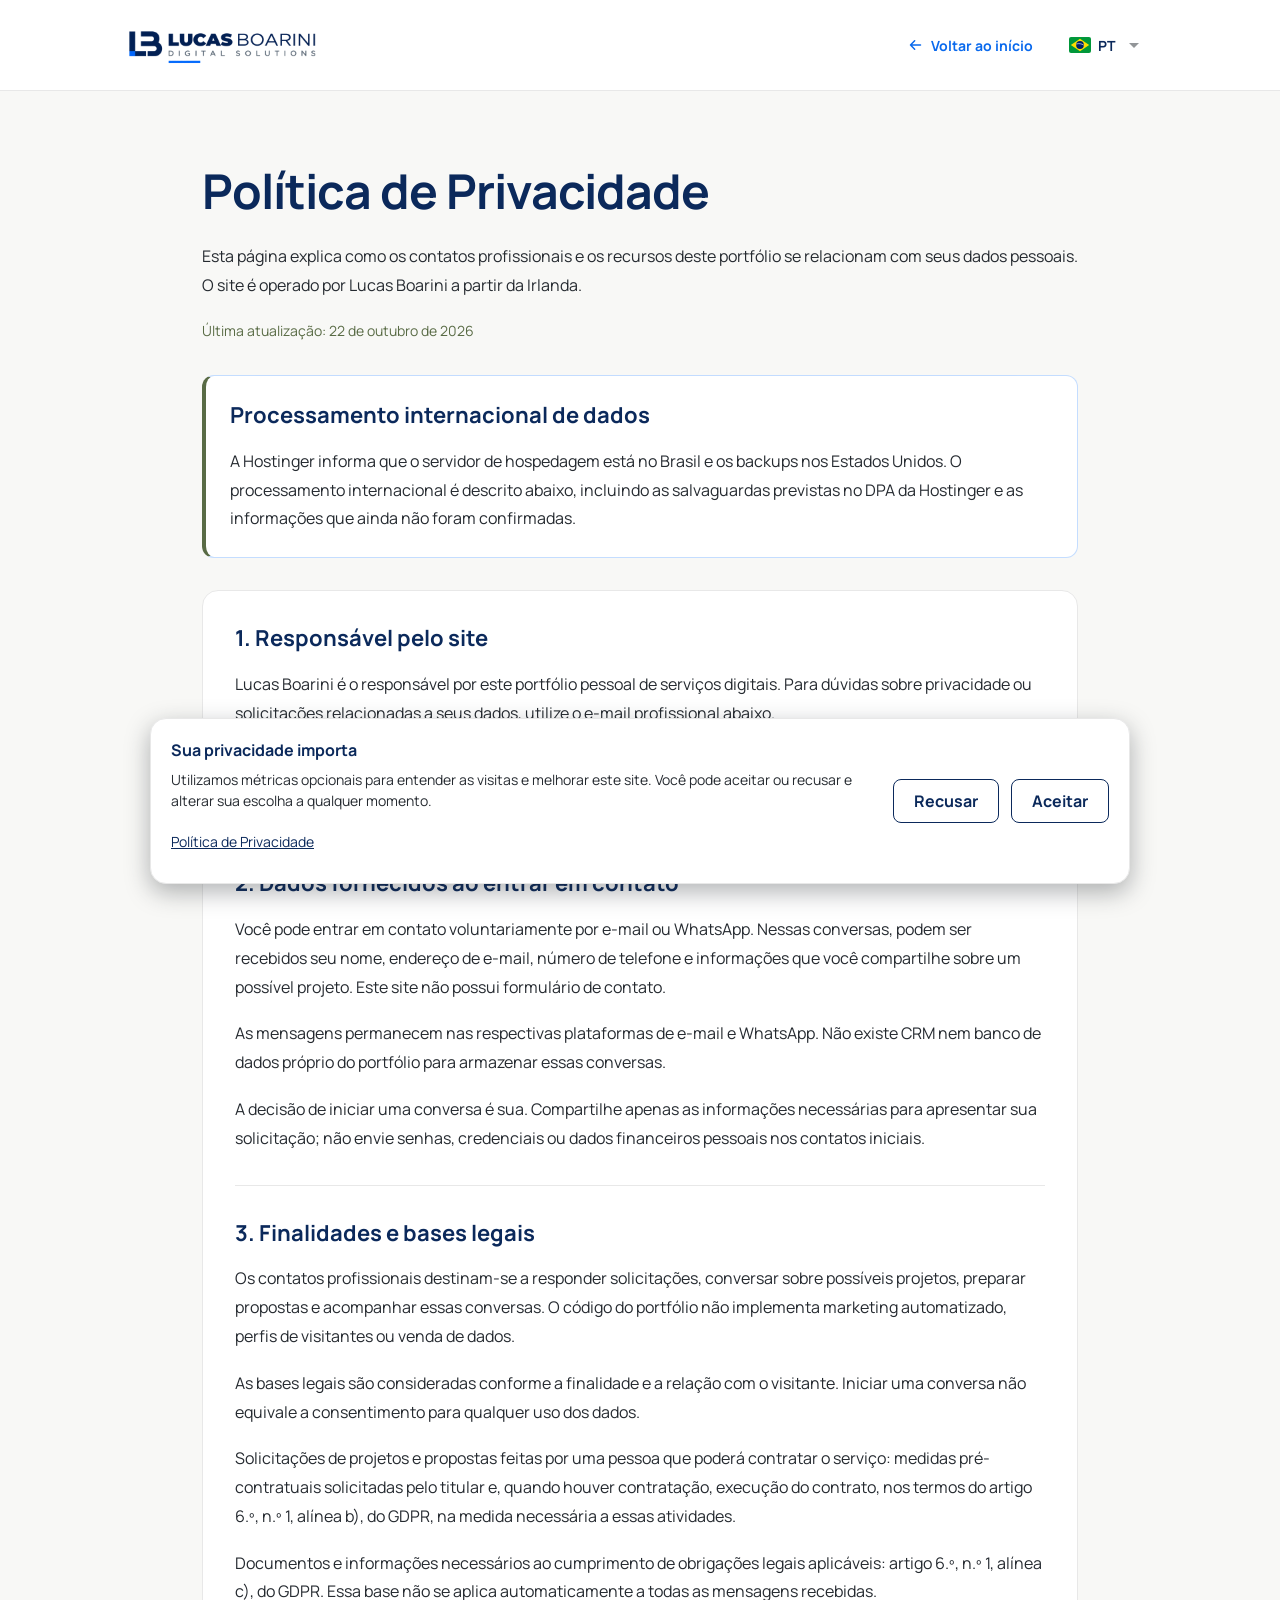
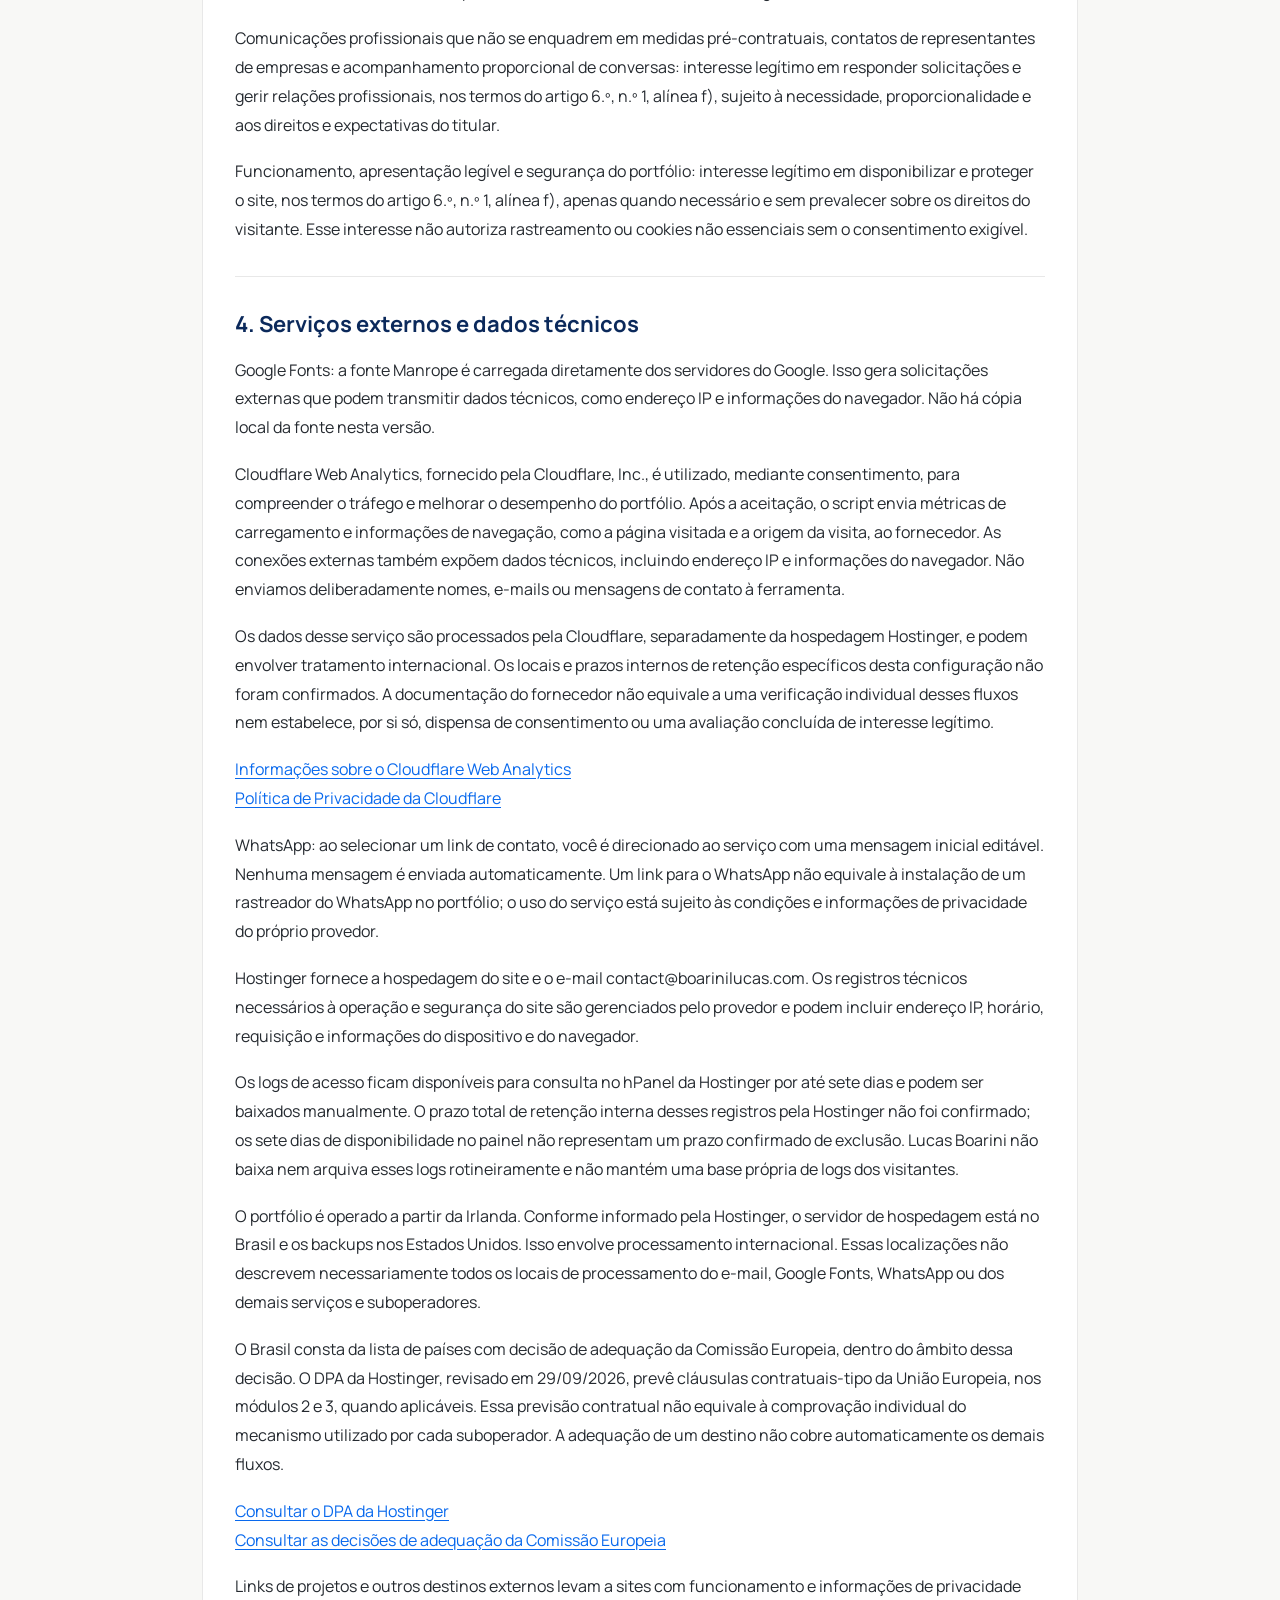
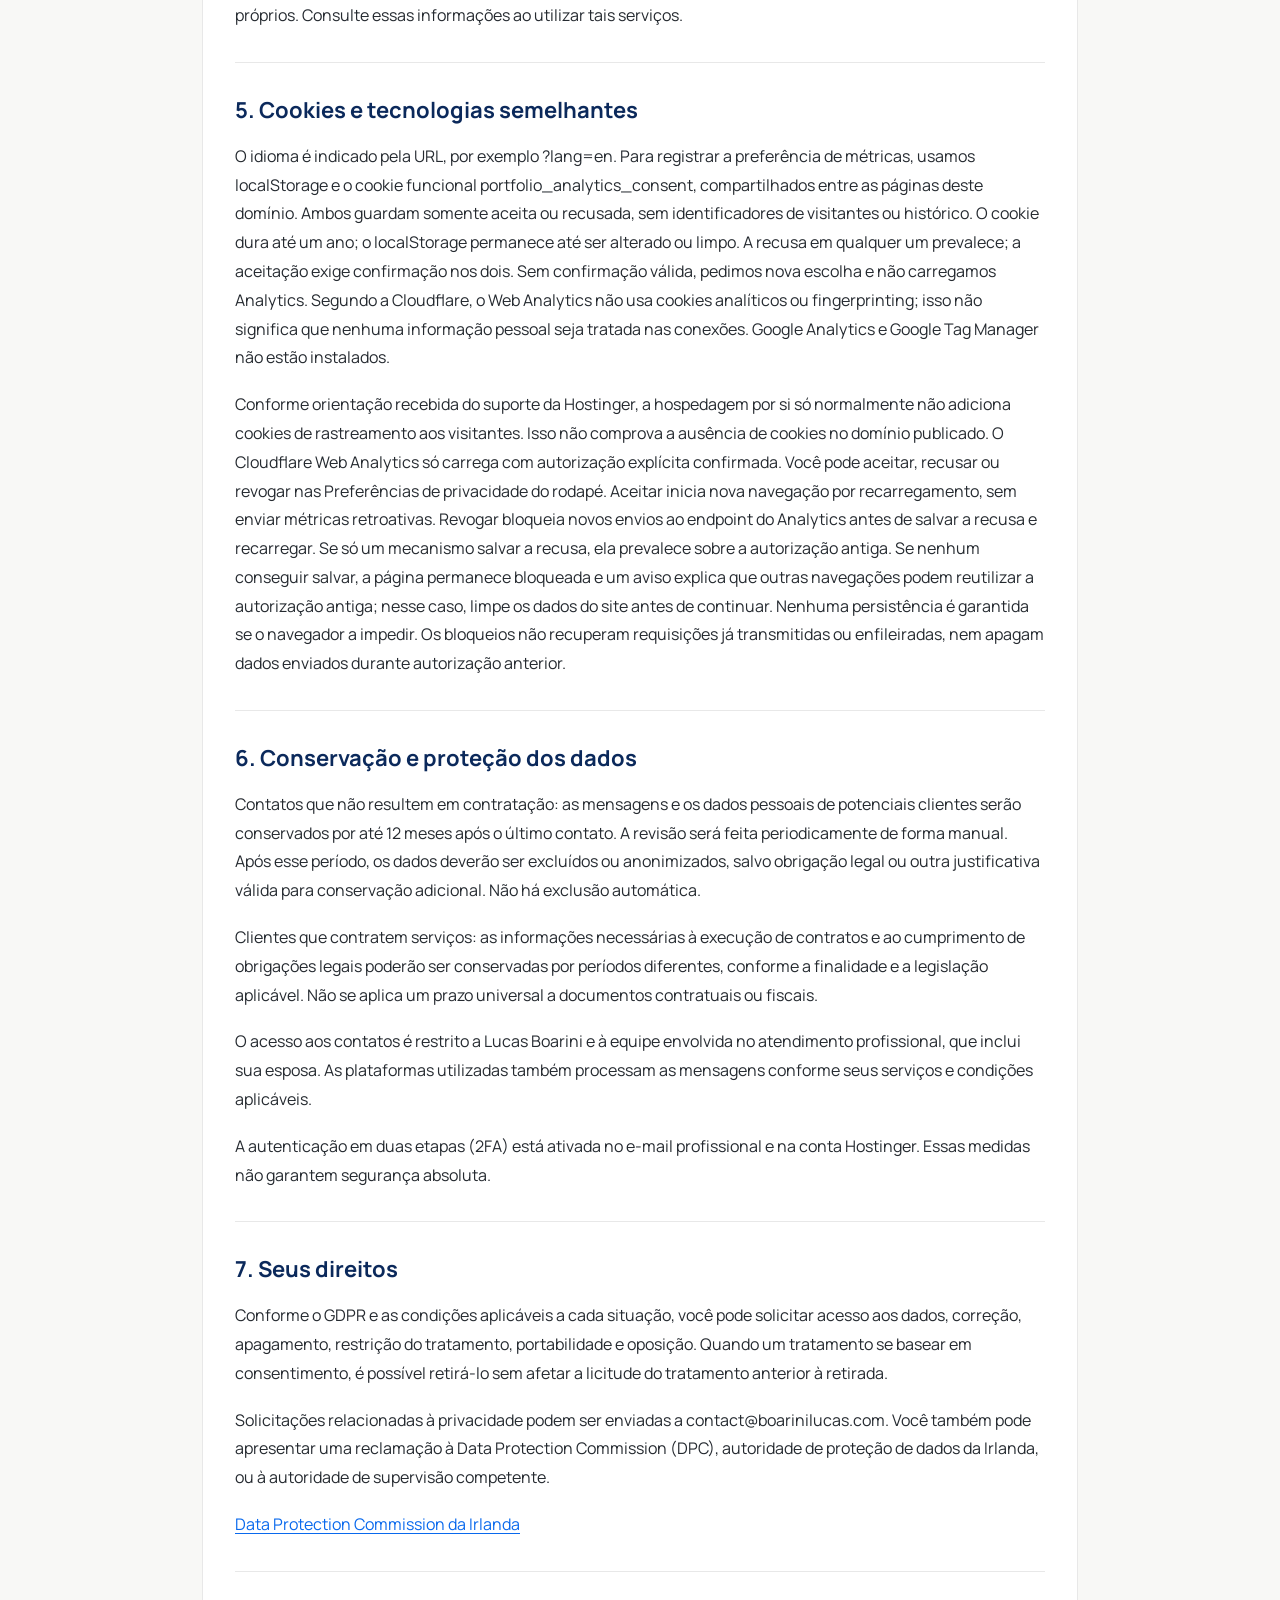
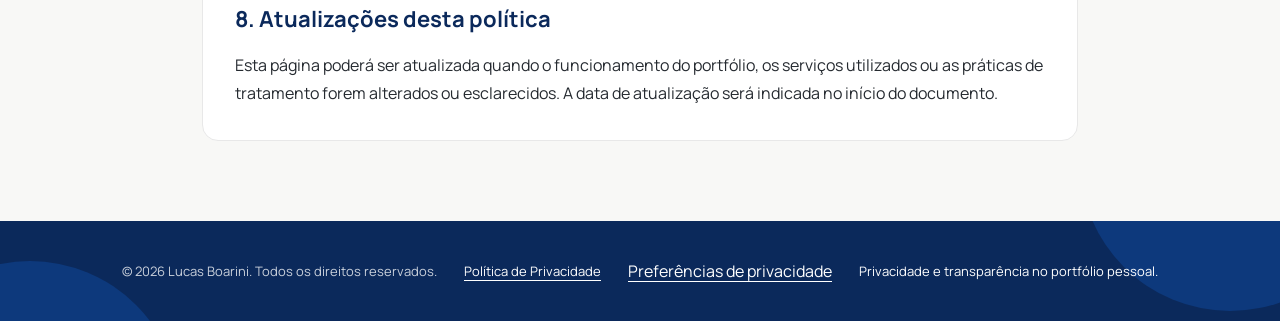
<file: privacy-policy.html>
<!DOCTYPE html>
<html lang="pt-BR">
    <head>
        <meta charset="UTF-8">
        <meta name="viewport" content="width=device-width, initial-scale=1.0">
        <title data-i18n="privacy.seoTitle">Política de Privacidade | Lucas Boarini</title>
        <meta name="description" content="Informações sobre contatos, serviços externos e privacidade no portfólio de Lucas Boarini, operado a partir da Irlanda." data-i18n-content="privacy.seoDescription">
        <link rel="canonical" href="https://boarinilucas.com/privacy-policy.html">
        <meta property="og:url" content="https://boarinilucas.com/privacy-policy.html">
        <meta property="og:type" content="website">
        <meta property="og:site_name" content="Lucas Boarini Digital Solutions">
        <meta property="og:title" content="Política de Privacidade | Lucas Boarini" data-i18n-content="privacy.seoTitle">
        <meta property="og:description" content="Informações sobre contatos, serviços externos e privacidade no portfólio de Lucas Boarini, operado a partir da Irlanda." data-i18n-content="privacy.seoDescription">
        <meta property="og:locale" content="pt_BR" data-i18n-content="seo.locale">
        <meta property="og:locale:alternate" content="en_IE" data-i18n-content="seo.localeAlternate">
        <meta property="og:image" content="https://boarinilucas.com/assets/img/social/og-image.jpg">
        <meta property="og:image:width" content="1200">
        <meta property="og:image:height" content="630">
        <meta name="twitter:card" content="summary_large_image">
        <meta name="twitter:title" content="Política de Privacidade | Lucas Boarini" data-i18n-content="privacy.seoTitle">
        <meta name="twitter:description" content="Informações sobre contatos, serviços externos e privacidade no portfólio de Lucas Boarini, operado a partir da Irlanda." data-i18n-content="privacy.seoDescription">
        <meta name="twitter:image" content="https://boarinilucas.com/assets/img/social/og-image.jpg">
        <!-- Antes da publicação: disponibilizar a imagem na URL HTTPS configurada
        e validar as prévias de compartilhamento no domínio definitivo. -->
        <link rel="icon" type="image/png" sizes="32x32" href="assets/img/logo-site/favicon-32.png">
        <link rel="icon" type="image/png" sizes="96x96" href="assets/img/logo-site/favicon-96.png">
        <link rel="preconnect" href="https://fonts.googleapis.com">
        <link rel="preconnect" href="https://fonts.gstatic.com" crossorigin>
        <link rel="stylesheet" href="https://fonts.googleapis.com/css2?family=Manrope:wght@400;600;700;800&amp;display=swap">
        <link rel="stylesheet" href="assets/style.css">
        <link rel="stylesheet" href="assets/privacy-policy.css">
    </head>
    <body class="privacy-page">
        <a href="#privacy-content" class="privacy-skip-link" data-i18n="privacy.skip">Ir para o conteúdo</a>
        <header class="header">
            <div class="header-container">
                <a href="index.html" class="logo" data-language-link>
                    <img src="assets/img/logo-site/logo.webp" alt="Lucas Boarini Digital Solutions" width="600" height="200">
                </a>
                <a href="index.html" class="privacy-back-link" data-language-link aria-label="Voltar ao início" data-i18n-aria-label="privacy.back">
                    <svg viewBox="0 0 24 24" width="20" height="20" fill="none" stroke="currentColor" stroke-width="1.8" stroke-linecap="round" stroke-linejoin="round" aria-hidden="true"><path d="m14 7-5 5 5 5M9 12h12"/></svg>
                    <span class="privacy-back-full" data-i18n="privacy.back">Voltar ao início</span>
                    <span class="privacy-back-short" data-i18n="privacy.backShort">Início</span>
                </a>
                <div class="language-selector">
                    <button class="language-button" id="language-button" type="button" aria-expanded="false" aria-controls="language-menu">
                        <img
                        id="language-flag"
                        src="assets/img/flags/br.svg"
                        alt="Português"
                        width="22"
                        height="16"
                        >
                        <span id="language-label">
                            PT
                        </span>
                        <img src="assets/img/icons/arrow-drop-down.svg" alt="" width="24" height="24">
                    </button>
                    <div class="language-menu" id="language-menu">
                        <button data-lang="pt">
                            <img src="assets/img/flags/br.svg" alt="" width="22" height="16">
                            <span>
                                Português
                            </span>
                        </button>
                        <button data-lang="en">
                            <img src="assets/img/flags/ie.svg" alt="" width="22" height="16">
                            <span>
                                English
                            </span>
                        </button>
                    </div>
                </div>
            </div>
        </header>
        <main id="privacy-content" class="privacy-content">
            <div class="privacy-heading">
                <h1 data-i18n="privacy.link">Política de Privacidade</h1>
                <p data-i18n="privacy.intro">Esta página explica como os contatos profissionais e os recursos deste portfólio se relacionam com seus dados pessoais. O site é operado por Lucas Boarini a partir da Irlanda.</p>
                <p class="privacy-updated"><span data-i18n="privacy.updatedLabel">Última atualização:</span> <time datetime="2026-10-22" data-i18n="privacy.updatedDate">22 de outubro de 2026</time></p>
            </div>
            <aside class="privacy-review" aria-labelledby="privacy-review-title">
                <h2 data-i18n="privacy.transferNoticeTitle" id="privacy-review-title">Processamento internacional de dados</h2>
                <p data-i18n="privacy.transferNoticeText">A Hostinger informa que o servidor de hospedagem está no Brasil e os backups nos Estados Unidos. O processamento internacional é descrito abaixo, incluindo as salvaguardas previstas no DPA da Hostinger e as informações que ainda não foram confirmadas.</p>
            </aside>
            <article class="privacy-document">
                <section aria-labelledby="controller-title">
                    <h2 data-i18n="privacy.controllerTitle" id="controller-title">1. Responsável pelo site</h2>
                    <p data-i18n="privacy.controllerText">Lucas Boarini é o responsável por este portfólio pessoal de serviços digitais. Para dúvidas sobre privacidade ou solicitações relacionadas a seus dados, utilize o e-mail profissional abaixo.</p>
                    <p><span data-i18n="privacy.siteLabel">Site:</span> <a href="https://boarinilucas.com/">boarinilucas.com</a><br>
                    <span data-i18n="privacy.emailLabel">E-mail:</span> <a href="mailto:contact@boarinilucas.com">contact@boarinilucas.com</a></p>
                </section>
                <section aria-labelledby="contact-data-title">
                    <h2 data-i18n="privacy.contactTitle" id="contact-data-title">2. Dados fornecidos ao entrar em contato</h2>
                    <p data-i18n="privacy.contactText">Você pode entrar em contato voluntariamente por e-mail ou WhatsApp. Nessas conversas, podem ser recebidos seu nome, endereço de e-mail, número de telefone e informações que você compartilhe sobre um possível projeto. Este site não possui formulário de contato.</p>
                    <p data-i18n="privacy.contactStorage">As mensagens permanecem nas respectivas plataformas de e-mail e WhatsApp. Não existe CRM nem banco de dados próprio do portfólio para armazenar essas conversas.</p>
                    <p data-i18n="privacy.contactChoice">A decisão de iniciar uma conversa é sua. Compartilhe apenas as informações necessárias para apresentar sua solicitação; não envie senhas, credenciais ou dados financeiros pessoais nos contatos iniciais.</p>
                </section>
                <section aria-labelledby="purposes-title">
                    <h2 data-i18n="privacy.purposeTitle" id="purposes-title">3. Finalidades e bases legais</h2>
                    <p data-i18n="privacy.purposeText">Os contatos profissionais destinam-se a responder solicitações, conversar sobre possíveis projetos, preparar propostas e acompanhar essas conversas. O código do portfólio não implementa marketing automatizado, perfis de visitantes ou venda de dados.</p>
                    <p data-i18n="privacy.basisText">As bases legais são consideradas conforme a finalidade e a relação com o visitante. Iniciar uma conversa não equivale a consentimento para qualquer uso dos dados.</p>
                    <p data-i18n="privacy.basisContract">Solicitações de projetos e propostas feitas por uma pessoa que poderá contratar o serviço: medidas pré-contratuais solicitadas pelo titular e, quando houver contratação, execução do contrato, nos termos do artigo 6.º, n.º 1, alínea b), do GDPR, na medida necessária a essas atividades.</p>
                    <p data-i18n="privacy.basisLegal">Documentos e informações necessários ao cumprimento de obrigações legais aplicáveis: artigo 6.º, n.º 1, alínea c), do GDPR. Essa base não se aplica automaticamente a todas as mensagens recebidas.</p>
                    <p data-i18n="privacy.basisInterests">Comunicações profissionais que não se enquadrem em medidas pré-contratuais, contatos de representantes de empresas e acompanhamento proporcional de conversas: interesse legítimo em responder solicitações e gerir relações profissionais, nos termos do artigo 6.º, n.º 1, alínea f), sujeito à necessidade, proporcionalidade e aos direitos e expectativas do titular.</p>
                    <p data-i18n="privacy.basisTechnical">Funcionamento, apresentação legível e segurança do portfólio: interesse legítimo em disponibilizar e proteger o site, nos termos do artigo 6.º, n.º 1, alínea f), apenas quando necessário e sem prevalecer sobre os direitos do visitante. Esse interesse não autoriza rastreamento ou cookies não essenciais sem o consentimento exigível.</p>
                </section>
                <section aria-labelledby="services-title">
                    <h2 data-i18n="privacy.servicesTitle" id="services-title">4. Serviços externos e dados técnicos</h2>
                    <p data-i18n="privacy.fontsText">Google Fonts: a fonte Manrope é carregada diretamente dos servidores do Google. Isso gera solicitações externas que podem transmitir dados técnicos, como endereço IP e informações do navegador. Não há cópia local da fonte nesta versão.</p>
                    <p data-i18n="privacy.analyticsText">Cloudflare Web Analytics, fornecido pela Cloudflare, Inc., é utilizado, mediante consentimento, para compreender o tráfego e melhorar o desempenho do portfólio. Após a aceitação, o script envia métricas de carregamento e informações de navegação, como a página visitada e a origem da visita, ao fornecedor. As conexões externas também expõem dados técnicos, incluindo endereço IP e informações do navegador. Não enviamos deliberadamente nomes, e-mails ou mensagens de contato à ferramenta.</p>
                    <p data-i18n="privacy.analyticsDetails">Os dados desse serviço são processados pela Cloudflare, separadamente da hospedagem Hostinger, e podem envolver tratamento internacional. Os locais e prazos internos de retenção específicos desta configuração não foram confirmados. A documentação do fornecedor não equivale a uma verificação individual desses fluxos nem estabelece, por si só, dispensa de consentimento ou uma avaliação concluída de interesse legítimo.</p>
                    <p><a href="https://developers.cloudflare.com/web-analytics/about/" data-i18n="privacy.analyticsLink">Informações sobre o Cloudflare Web Analytics</a><br>
                    <a href="https://www.cloudflare.com/privacypolicy/" data-i18n="privacy.analyticsPrivacyLink">Política de Privacidade da Cloudflare</a></p>
                    <p data-i18n="privacy.whatsappText">WhatsApp: ao selecionar um link de contato, você é direcionado ao serviço com uma mensagem inicial editável. Nenhuma mensagem é enviada automaticamente. Um link para o WhatsApp não equivale à instalação de um rastreador do WhatsApp no portfólio; o uso do serviço está sujeito às condições e informações de privacidade do próprio provedor.</p>
                    <p data-i18n="privacy.hostingText">Hostinger fornece a hospedagem do site e o e-mail contact@boarinilucas.com. Os registros técnicos necessários à operação e segurança do site são gerenciados pelo provedor e podem incluir endereço IP, horário, requisição e informações do dispositivo e do navegador.</p>
                    <p data-i18n="privacy.logsText">Os logs de acesso ficam disponíveis para consulta no hPanel da Hostinger por até sete dias e podem ser baixados manualmente. O prazo total de retenção interna desses registros pela Hostinger não foi confirmado; os sete dias de disponibilidade no painel não representam um prazo confirmado de exclusão. Lucas Boarini não baixa nem arquiva esses logs rotineiramente e não mantém uma base própria de logs dos visitantes.</p>
                    <p data-i18n="privacy.transfersText">O portfólio é operado a partir da Irlanda. Conforme informado pela Hostinger, o servidor de hospedagem está no Brasil e os backups nos Estados Unidos. Isso envolve processamento internacional. Essas localizações não descrevem necessariamente todos os locais de processamento do e-mail, Google Fonts, WhatsApp ou dos demais serviços e suboperadores.</p>
                    <p data-i18n="privacy.safeguardsText">O Brasil consta da lista de países com decisão de adequação da Comissão Europeia, dentro do âmbito dessa decisão. O DPA da Hostinger, revisado em 29/09/2026, prevê cláusulas contratuais-tipo da União Europeia, nos módulos 2 e 3, quando aplicáveis. Essa previsão contratual não equivale à comprovação individual do mecanismo utilizado por cada suboperador. A adequação de um destino não cobre automaticamente os demais fluxos.</p>
                    <p><a href="https://www.hostinger.com/legal/dpa" data-i18n="privacy.hostingerDpaLink">Consultar o DPA da Hostinger</a><br>
                    <a href="https://commission.europa.eu/law/law-topic/data-protection/international-dimension-data-protection/adequacy-decisions_en" data-i18n="privacy.adequacyLink">Consultar as decisões de adequação da Comissão Europeia</a></p>
                    <p data-i18n="privacy.externalLinksText">Links de projetos e outros destinos externos levam a sites com funcionamento e informações de privacidade próprios. Consulte essas informações ao utilizar tais serviços.</p>
                </section>
                <section aria-labelledby="cookies-title">
                    <h2 data-i18n="privacy.cookiesTitle" id="cookies-title">5. Cookies e tecnologias semelhantes</h2>
                    <p data-i18n="privacy.cookiesText">O idioma é indicado pela URL, por exemplo ?lang=en. Para registrar a preferência de métricas, usamos localStorage e o cookie funcional portfolio_analytics_consent, compartilhados entre as páginas deste domínio. Ambos guardam somente aceita ou recusada, sem identificadores de visitantes ou histórico. O cookie dura até um ano; o localStorage permanece até ser alterado ou limpo. A recusa em qualquer um prevalece; a aceitação exige confirmação nos dois. Sem confirmação válida, pedimos nova escolha e não carregamos Analytics. Segundo a Cloudflare, o Web Analytics não usa cookies analíticos ou fingerprinting; isso não significa que nenhuma informação pessoal seja tratada nas conexões. Google Analytics e Google Tag Manager não estão instalados.</p>
                    <p data-i18n="privacy.cookiesHosting">Conforme orientação recebida do suporte da Hostinger, a hospedagem por si só normalmente não adiciona cookies de rastreamento aos visitantes. Isso não comprova a ausência de cookies no domínio publicado. O Cloudflare Web Analytics só carrega com autorização explícita confirmada. Você pode aceitar, recusar ou revogar nas Preferências de privacidade do rodapé. Aceitar inicia nova navegação por recarregamento, sem enviar métricas retroativas. Revogar bloqueia novos envios ao endpoint do Analytics antes de salvar a recusa e recarregar. Se só um mecanismo salvar a recusa, ela prevalece sobre a autorização antiga. Se nenhum conseguir salvar, a página permanece bloqueada e um aviso explica que outras navegações podem reutilizar a autorização antiga; nesse caso, limpe os dados do site antes de continuar. Nenhuma persistência é garantida se o navegador a impedir. Os bloqueios não recuperam requisições já transmitidas ou enfileiradas, nem apagam dados enviados durante autorização anterior.</p>
                </section>
                <section aria-labelledby="retention-title">
                    <h2 data-i18n="privacy.retentionTitle" id="retention-title">6. Conservação e proteção dos dados</h2>
                    <p data-i18n="privacy.retentionText">Contatos que não resultem em contratação: as mensagens e os dados pessoais de potenciais clientes serão conservados por até 12 meses após o último contato. A revisão será feita periodicamente de forma manual. Após esse período, os dados deverão ser excluídos ou anonimizados, salvo obrigação legal ou outra justificativa válida para conservação adicional. Não há exclusão automática.</p>
                    <p data-i18n="privacy.clientRetention">Clientes que contratem serviços: as informações necessárias à execução de contratos e ao cumprimento de obrigações legais poderão ser conservadas por períodos diferentes, conforme a finalidade e a legislação aplicável. Não se aplica um prazo universal a documentos contratuais ou fiscais.</p>
                    <p data-i18n="privacy.accessText">O acesso aos contatos é restrito a Lucas Boarini e à equipe envolvida no atendimento profissional, que inclui sua esposa. As plataformas utilizadas também processam as mensagens conforme seus serviços e condições aplicáveis.</p>
                    <p data-i18n="privacy.securityText">A autenticação em duas etapas (2FA) está ativada no e-mail profissional e na conta Hostinger. Essas medidas não garantem segurança absoluta.</p>
                </section>
                <section aria-labelledby="rights-title">
                    <h2 data-i18n="privacy.rightsTitle" id="rights-title">7. Seus direitos</h2>
                    <p data-i18n="privacy.rightsText">Conforme o GDPR e as condições aplicáveis a cada situação, você pode solicitar acesso aos dados, correção, apagamento, restrição do tratamento, portabilidade e oposição. Quando um tratamento se basear em consentimento, é possível retirá-lo sem afetar a licitude do tratamento anterior à retirada.</p>
                    <p data-i18n="privacy.requestsText">Solicitações relacionadas à privacidade podem ser enviadas a contact@boarinilucas.com. Você também pode apresentar uma reclamação à Data Protection Commission (DPC), autoridade de proteção de dados da Irlanda, ou à autoridade de supervisão competente.</p>
                    <p><a href="https://www.dataprotection.ie/" data-i18n="privacy.dpcLink">Data Protection Commission da Irlanda</a></p>
                </section>
                <section aria-labelledby="updates-title">
                    <h2 data-i18n="privacy.updatesTitle" id="updates-title">8. Atualizações desta política</h2>
                    <p data-i18n="privacy.updatesText">Esta página poderá ser atualizada quando o funcionamento do portfólio, os serviços utilizados ou as práticas de tratamento forem alterados ou esclarecidos. A data de atualização será indicada no início do documento.</p>
                </section>
            </article>
        </main>
        <footer class="footer privacy-footer">
            <div class="footer-container">
                <p class="footer-copyright">© <span id="copyright-year">2026</span> Lucas Boarini. <span data-i18n="footerRights">Todos os direitos reservados.</span></p>
                <a href="privacy-policy.html" class="footer-privacy-link" data-language-link aria-current="page" data-i18n="privacy.link">Política de Privacidade</a>
                <p data-i18n="privacy.footer">Privacidade e transparência no portfólio pessoal.</p>
            </div>
        </footer>
        <script src="assets/translations.js?v=20261022-consent-texts-1"></script>
        <script src="assets/script.js"></script>
        <script src="assets/privacy-consent.js?v=20261022-consent-texts-1"></script>
    </body>
</html>
</file>
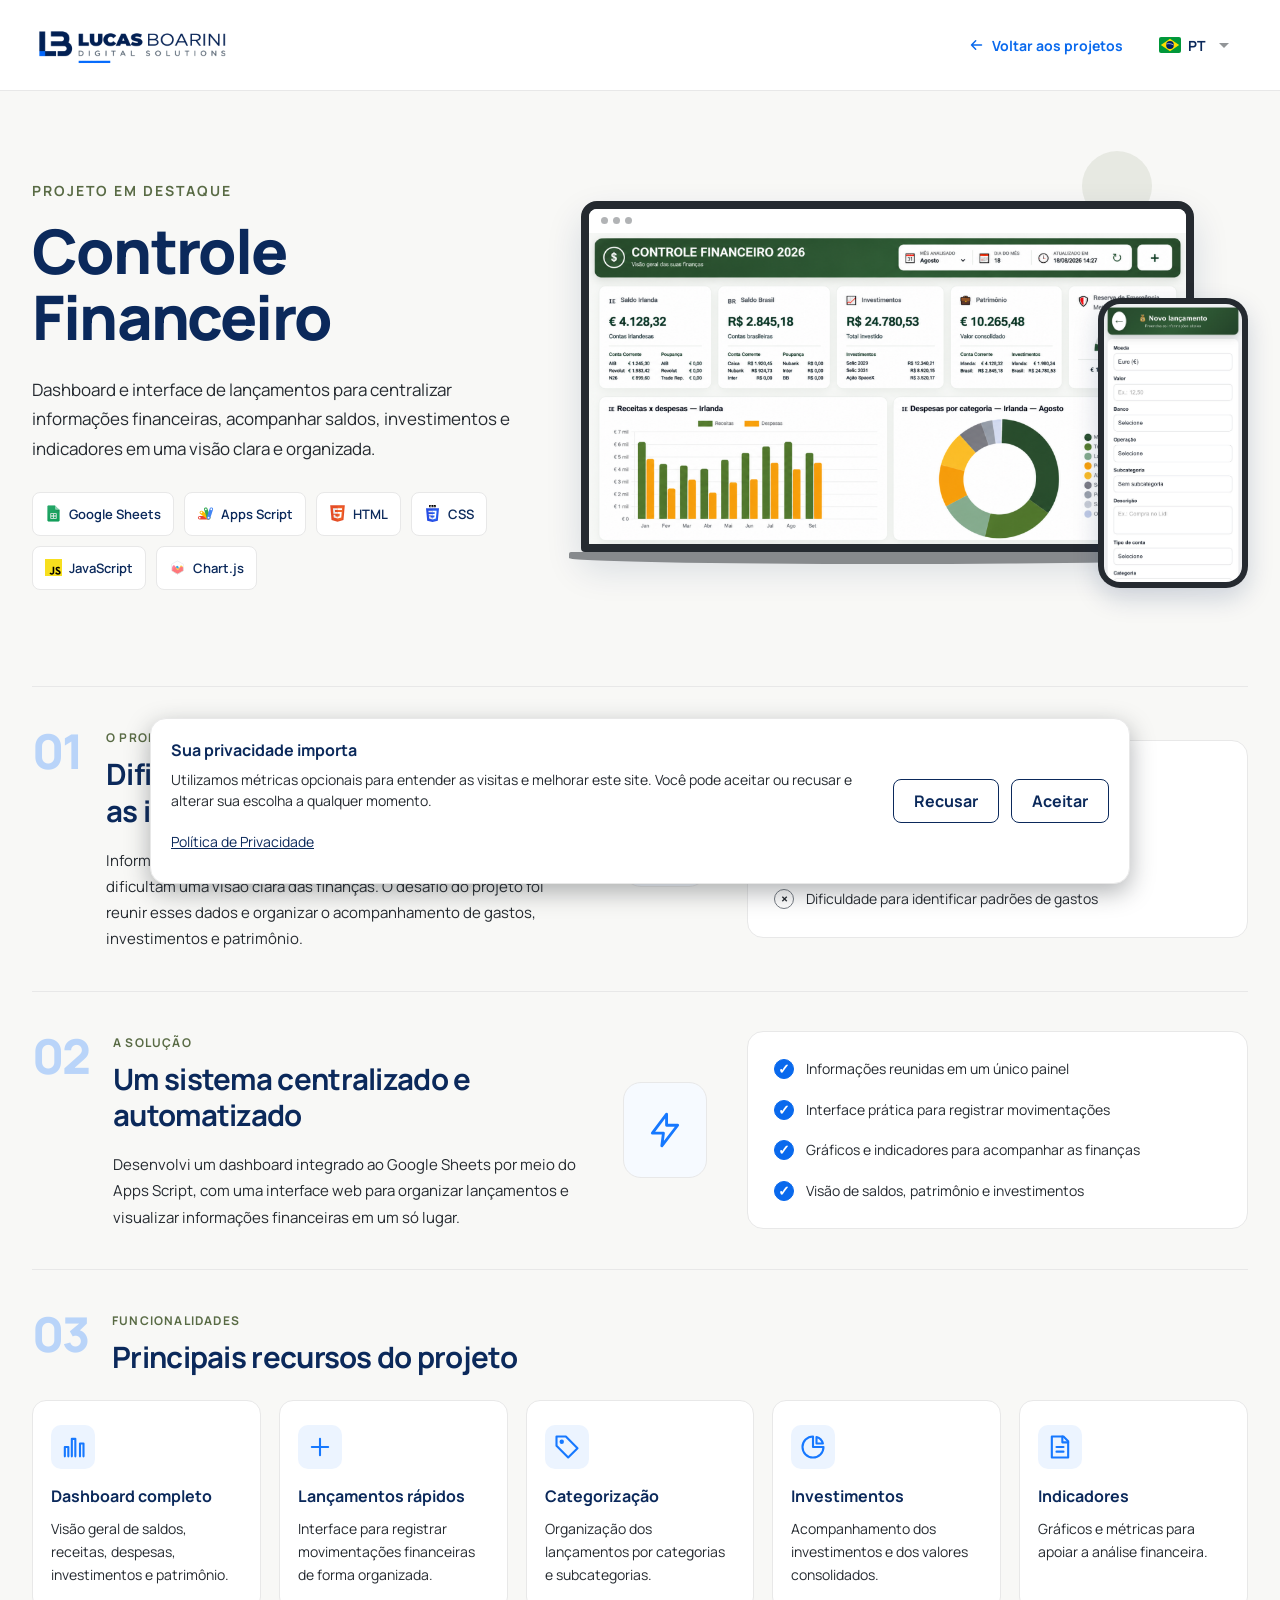
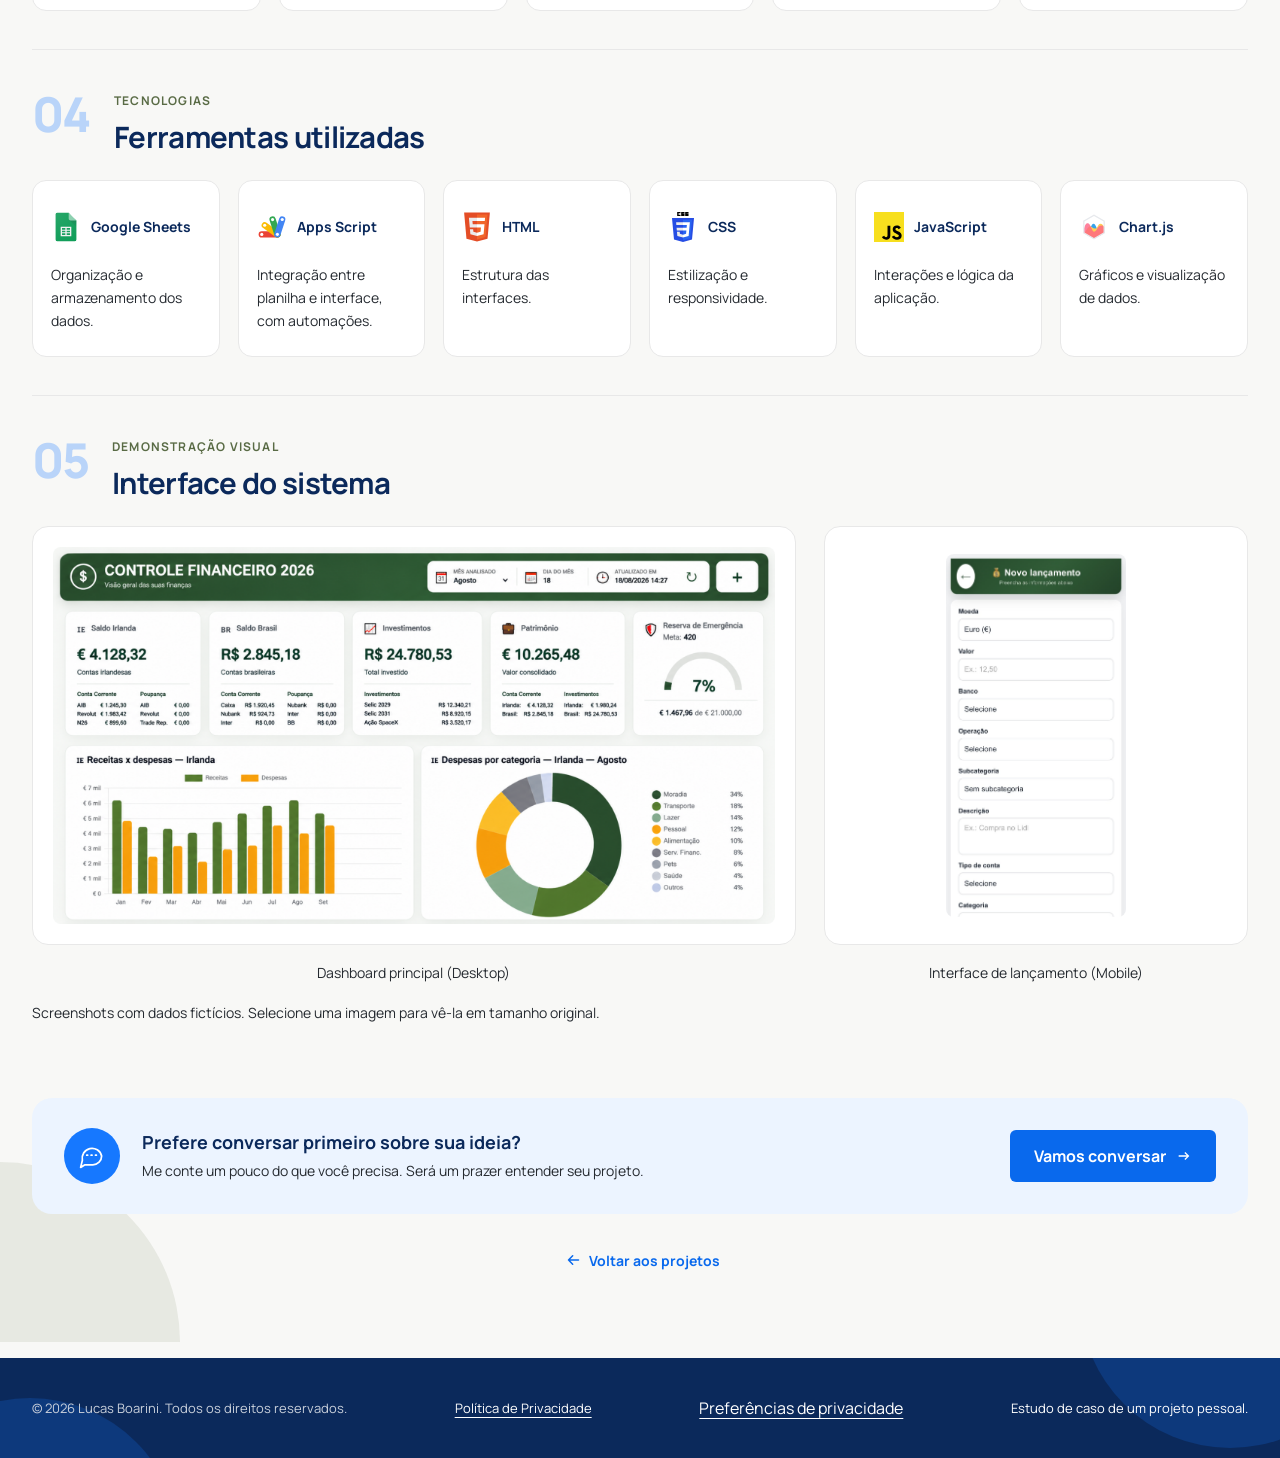
<file: projects/controle-financeiro.html>
<!DOCTYPE html>
<html lang="pt-BR">
    <head>
        <meta charset="UTF-8">
        <meta name="viewport" content="width=device-width, initial-scale=1.0">
        <title data-i18n="case.seoTitle">
            Controle Financeiro | Estudo de caso — Lucas Boarini
        </title>
        <meta name="description" content="Conheça o Controle Financeiro: dashboard e interface de lançamentos com Google Sheets e Apps Script, apresentados neste estudo de caso de Lucas Boarini." data-i18n-content="case.seoDescription">
        <link rel="canonical" href="https://boarinilucas.com/projects/controle-financeiro.html">
        <meta property="og:url" content="https://boarinilucas.com/projects/controle-financeiro.html">
        <meta property="og:type" content="website">
        <meta property="og:site_name" content="Lucas Boarini Digital Solutions">
        <meta property="og:title" content="Controle Financeiro | Estudo de caso — Lucas Boarini" data-i18n-content="case.seoTitle">
        <meta property="og:description" content="Conheça o Controle Financeiro: dashboard e interface de lançamentos com Google Sheets e Apps Script, apresentados neste estudo de caso de Lucas Boarini." data-i18n-content="case.seoDescription">
        <meta property="og:locale" content="pt_BR" data-i18n-content="seo.locale">
        <meta property="og:locale:alternate" content="en_IE" data-i18n-content="seo.localeAlternate">
        <meta property="og:image" content="https://boarinilucas.com/assets/img/social/og-image.jpg">
        <meta property="og:image:width" content="1200">
        <meta property="og:image:height" content="630">
        <meta name="twitter:card" content="summary_large_image">
        <meta name="twitter:title" content="Controle Financeiro | Estudo de caso — Lucas Boarini" data-i18n-content="case.seoTitle">
        <meta name="twitter:description" content="Conheça o Controle Financeiro: dashboard e interface de lançamentos com Google Sheets e Apps Script, apresentados neste estudo de caso de Lucas Boarini." data-i18n-content="case.seoDescription">
        <meta name="twitter:image" content="https://boarinilucas.com/assets/img/social/og-image.jpg">
        <!-- Antes da publicação: disponibilizar a imagem na URL HTTPS configurada
        e validar as prévias de compartilhamento no domínio definitivo. -->
        <link rel="icon" type="image/png" sizes="32x32" href="../assets/img/logo-site/favicon-32.png">
        <link rel="icon" type="image/png" sizes="96x96" href="../assets/img/logo-site/favicon-96.png">
        <link rel="preconnect" href="https://fonts.googleapis.com">
        <link rel="preconnect" href="https://fonts.gstatic.com" crossorigin>
        <link rel="stylesheet" href="https://fonts.googleapis.com/css2?family=Manrope:wght@400;600;700;800&amp;display=swap">
        <link rel="stylesheet" href="../assets/style.css">
        <link rel="stylesheet" href="../assets/controle-financeiro.css">
    </head>
    <body class="finance-case">
        <a href="#case-main" class="case-skip-link" data-i18n="case.skip">
            Ir para o conteúdo
        </a>
        <header class="header">
            <div class="header-container">
                <a href="../index.html" class="logo" data-language-link>
                    <img src="../assets/img/logo-site/logo.webp" alt="Lucas Boarini Digital Solutions" width="600" height="200">
                </a>
                <a href="../index.html#projects" class="case-back-link case-header-back" data-language-link aria-label="Voltar aos projetos" data-i18n-aria-label="case.back">
                    <svg viewBox="0 0 24 24" width="28" height="28" fill="none" stroke="currentColor" stroke-width="1.8" stroke-linecap="round" stroke-linejoin="round" aria-hidden="true">
                        <path d="m14 7-5 5 5 5M9 12h12"/>
                    </svg>
                    <span data-i18n="case.back" class="case-back-full">
                        Voltar aos projetos
                    </span>
                    <span data-i18n="case.backShort" class="case-back-short">
                        Projetos
                    </span>
                </a>
                <div class="language-selector">
                    <button class="language-button" id="language-button" type="button" aria-expanded="false" aria-controls="language-menu">
                        <img
                        id="language-flag"
                        src="../assets/img/flags/br.svg"
                        alt="Português"
                        width="22"
                        height="16"
                        >
                        <span id="language-label">
                            PT
                        </span>
                        <img src="../assets/img/icons/arrow-drop-down.svg" alt="" width="24" height="24">
                    </button>
                    <div class="language-menu" id="language-menu">
                        <button data-lang="pt">
                            <img src="../assets/img/flags/br.svg" alt="" width="22" height="16">
                            <span>
                                Português
                            </span>
                        </button>
                        <button data-lang="en">
                            <img src="../assets/img/flags/ie.svg" alt="" width="22" height="16">
                            <span>
                                English
                            </span>
                        </button>
                    </div>
                </div>
            </div>
        </header>
        <main id="case-main" tabindex="-1">
            <div class="case-container">
                <section class="case-intro" aria-labelledby="case-title">
                    <div class="case-intro-content">
                        <span class="section-label" data-i18n="financeFeatured">
                            Projeto em destaque
                        </span>
                        <h1 data-i18n="case.title" id="case-title">
                            Controle Financeiro
                        </h1>
                        <p data-i18n="case.intro" class="case-intro-description">
                            Dashboard e interface de lançamentos para centralizar informações financeiras, acompanhar saldos, investimentos e indicadores em uma visão clara e organizada.
                        </p>
                        <div class="project-technologies">
                            <span>
                                <img src="../assets/img/logos/google_sheets_logo.svg" alt="" width="22" height="22">
                                Google Sheets
                            </span>
                            <span>
                                <img src="../assets/img/logos/google_apps_script.svg" alt="" width="22" height="22">
                                Apps Script
                            </span>
                            <span>
                                <img src="../assets/img/logos/html5-logo.svg" alt="" width="22" height="22">
                                HTML
                            </span>
                            <span>
                                <img src="../assets/img/logos/CSS3_logo.svg" alt="" width="22" height="22">
                                CSS
                            </span>
                            <span>
                                <img src="../assets/img/logos/javaScript_logo.svg" alt="" width="22" height="22">
                                JavaScript
                            </span>
                            <span>
                                <img src="../assets/img/logos/chart.js_logo.svg" alt="" width="22" height="22">
                                Chart.js
                            </span>
                        </div>
                    </div>
                    <div class="case-overview">
                        <div class="case-laptop">
                            <div class="browser-mockup">
                                <div class="browser-bar" aria-hidden="true">
                                    <div class="browser-dots">
                                        <span>
                                        </span>
                                        <span>
                                        </span>
                                        <span>
                                        </span>
                                    </div>
                                </div>
                                <img src="../assets/img/projects/finance-dashboard.webp" srcset="../assets/img/projects/finance-dashboard-small.webp 960w, ../assets/img/projects/finance-dashboard.webp 1737w" sizes="(max-width: 1023px) calc(100vw - 100px), (max-width: 1344px) calc(55vw - 100px), 620px" width="1737" height="906" alt="Dashboard do Controle Financeiro com saldos, investimentos, patrimônio e gráficos de receitas e despesas, utilizando dados fictícios." data-i18n-alt="case.desktopAlt" class="dashboard-screen" fetchpriority="high">
                            </div>
                        </div>
                        <div class="case-phone">
                            <img src="../assets/img/projects/finance-mobile.webp" width="738" height="1487" alt="Interface mobile de lançamento com campos de moeda, valor, banco, operação, subcategoria, descrição e tipo de conta." data-i18n-alt="case.mobileAlt" decoding="async">
                        </div>
                    </div>
                </section>
                <div class="case-chapter-navigation" hidden>
                    <button class="case-chapter-arrow" type="button" data-case-previous aria-controls="case-chapters" aria-label="Seção anterior" data-i18n-aria-label="case.previousSection" disabled>
                        <svg viewBox="0 0 24 24" width="24" height="24" fill="none" stroke="currentColor" stroke-width="1.8" stroke-linecap="round" stroke-linejoin="round" aria-hidden="true">
                            <path d="m14 7-5 5 5 5M9 12h12"/>
                        </svg>
                    </button>
                    <span data-case-position aria-hidden="true">01 / 05</span>
                    <button class="case-chapter-arrow" type="button" data-case-next aria-controls="case-chapters" aria-label="Próxima seção" data-i18n-aria-label="case.nextSection">
                        <svg viewBox="0 0 24 24" width="24" height="24" fill="none" stroke="currentColor" stroke-width="1.8" stroke-linecap="round" stroke-linejoin="round" aria-hidden="true">
                            <path d="m10 7 5 5-5 5M15 12H3"/>
                        </svg>
                    </button>
                </div>
                <div class="case-chapters" id="case-chapters" role="region" aria-label="Seções do estudo de caso" data-i18n-aria-label="case.chaptersLabel">
                    <section class="case-section case-story" id="case-problem" aria-labelledby="problem-title">
                        <div class="case-section-heading">
                            <span class="case-number" aria-hidden="true">
                                01
                            </span>
                            <div>
                                <span data-i18n="case.problemLabel" class="section-label">
                                    O problema
                                </span>
                                <h2 data-i18n="case.problemTitle" id="problem-title">
                                    Dificuldade em acompanhar todas as informações
                                </h2>
                                <p data-i18n="case.problemText" class="case-story-text">
                                    Informações distribuídas entre contas, moedas e registros manuais dificultam uma visão clara das finanças. O desafio do projeto foi reunir esses dados e organizar o acompanhamento de gastos, investimentos e patrimônio.
                                </p>
                            </div>
                        </div>
                        <div class="case-story-icon" aria-hidden="true">
                            <svg viewBox="0 0 24 24" width="28" height="28" fill="none" stroke="currentColor" stroke-width="1.8" stroke-linecap="round" stroke-linejoin="round" aria-hidden="true">
                                <path d="M7 3h8l4 4v14H5V3Z"/>
                                <path d="M14 3v5h5M9 12h6M9 16h6"/>
                            </svg>
                        </div>
                        <ul class="case-points case-points--problem">
                            <li>
                                <span aria-hidden="true">
                                    ×
                                </span>
                                <span data-i18n="case.problem1">
                                    Informações financeiras em registros separados
                                </span>
                            </li>
                            <li>
                                <span aria-hidden="true">
                                    ×
                                </span>
                                <span data-i18n="case.problem2">
                                    Lançamentos manuais e repetitivos
                                </span>
                            </li>
                            <li>
                                <span aria-hidden="true">
                                    ×
                                </span>
                                <span data-i18n="case.problem3">
                                    Visão fragmentada do patrimônio
                                </span>
                            </li>
                            <li>
                                <span aria-hidden="true">
                                    ×
                                </span>
                                <span data-i18n="case.problem4">
                                    Dificuldade para identificar padrões de gastos
                                </span>
                            </li>
                        </ul>
                    </section>
                    <section class="case-section case-story" id="case-solution" aria-labelledby="solution-title">
                        <div class="case-section-heading">
                            <span class="case-number" aria-hidden="true">
                                02
                            </span>
                            <div>
                                <span data-i18n="case.solutionLabel" class="section-label">
                                    A solução
                                </span>
                                <h2 data-i18n="case.solutionTitle" id="solution-title">
                                    Um sistema centralizado e automatizado
                                </h2>
                                <p data-i18n="case.solutionText" class="case-story-text">
                                    Desenvolvi um dashboard integrado ao Google Sheets por meio do Apps Script, com uma interface web para organizar lançamentos e visualizar informações financeiras em um só lugar.
                                </p>
                            </div>
                        </div>
                        <div class="case-story-icon" aria-hidden="true">
                            <svg viewBox="0 0 24 24" width="28" height="28" fill="none" stroke="currentColor" stroke-width="1.8" stroke-linecap="round" stroke-linejoin="round" aria-hidden="true">
                                <path d="m13 2-9 12h7l-1 8 10-13h-7Z"/>
                            </svg>
                        </div>
                        <ul class="case-points case-points--solution">
                            <li>
                                <span aria-hidden="true">
                                    ✓
                                </span>
                                <span data-i18n="case.solution1">
                                    Informações reunidas em um único painel
                                </span>
                            </li>
                            <li>
                                <span aria-hidden="true">
                                    ✓
                                </span>
                                <span data-i18n="case.solution2">
                                    Interface prática para registrar movimentações
                                </span>
                            </li>
                            <li>
                                <span aria-hidden="true">
                                    ✓
                                </span>
                                <span data-i18n="case.solution3">
                                    Gráficos e indicadores para acompanhar as finanças
                                </span>
                            </li>
                            <li>
                                <span aria-hidden="true">
                                    ✓
                                </span>
                                <span data-i18n="case.solution4">
                                    Visão de saldos, patrimônio e investimentos
                                </span>
                            </li>
                        </ul>
                    </section>
                    <section class="case-section" id="case-features" aria-labelledby="features-title">
                        <div class="case-section-heading">
                            <span class="case-number" aria-hidden="true">
                                03
                            </span>
                            <div>
                                <span data-i18n="case.featuresLabel" class="section-label">
                                    Funcionalidades
                                </span>
                                <h2 id="features-title" data-i18n="case.featuresTitle">
                                    Principais recursos do projeto
                                </h2>
                            </div>
                        </div>
                        <div class="case-features-grid">
                            <article class="case-card">
                                <span class="case-icon">
                                    <svg viewBox="0 0 24 24" width="28" height="28" fill="none" stroke="currentColor" stroke-width="1.8" stroke-linecap="round" stroke-linejoin="round" aria-hidden="true">
                                        <path d="M5 20V12h3v8M11 20V5h3v15M18 20V9h3v11"/>
                                    </svg>
                                </span>
                                <h3 data-i18n="case.feature1Title">
                                    Dashboard completo
                                </h3>
                                <p data-i18n="case.feature1Text">
                                    Visão geral de saldos, receitas, despesas, investimentos e patrimônio.
                                </p>
                            </article>
                            <article class="case-card">
                                <span class="case-icon">
                                    <svg viewBox="0 0 24 24" width="28" height="28" fill="none" stroke="currentColor" stroke-width="1.8" stroke-linecap="round" stroke-linejoin="round" aria-hidden="true">
                                        <path d="M12 5v14M5 12h14"/>
                                    </svg>
                                </span>
                                <h3 data-i18n="case.feature2Title">
                                    Lançamentos rápidos
                                </h3>
                                <p data-i18n="case.feature2Text">
                                    Interface para registrar movimentações financeiras de forma organizada.
                                </p>
                            </article>
                            <article class="case-card">
                                <span class="case-icon">
                                    <svg viewBox="0 0 24 24" width="28" height="28" fill="none" stroke="currentColor" stroke-width="1.8" stroke-linecap="round" stroke-linejoin="round" aria-hidden="true">
                                        <path d="M3 3h8l10 10-8 8L3 11Z"/>
                                        <circle cx="7.5" cy="7.5" r="1"/>
                                    </svg>
                                </span>
                                <h3 data-i18n="case.feature3Title">
                                    Categorização
                                </h3>
                                <p data-i18n="case.feature3Text">
                                    Organização dos lançamentos por categorias e subcategorias.
                                </p>
                            </article>
                            <article class="case-card">
                                <span class="case-icon">
                                    <svg viewBox="0 0 24 24" width="28" height="28" fill="none" stroke="currentColor" stroke-width="1.8" stroke-linecap="round" stroke-linejoin="round" aria-hidden="true">
                                        <path d="M12 3v9h9A9 9 0 1 1 12 3Z"/>
                                        <path d="M15 3.5a8 8 0 0 1 5.5 5.5H15Z"/>
                                    </svg>
                                </span>
                                <h3 data-i18n="case.feature4Title">
                                    Investimentos
                                </h3>
                                <p data-i18n="case.feature4Text">
                                    Acompanhamento dos investimentos e dos valores consolidados.
                                </p>
                            </article>
                            <article class="case-card">
                                <span class="case-icon">
                                    <svg viewBox="0 0 24 24" width="28" height="28" fill="none" stroke="currentColor" stroke-width="1.8" stroke-linecap="round" stroke-linejoin="round" aria-hidden="true">
                                        <path d="M7 3h8l4 4v14H5V3Z"/>
                                        <path d="M14 3v5h5M9 12h6M9 16h6"/>
                                    </svg>
                                </span>
                                <h3 data-i18n="case.feature5Title">
                                    Indicadores
                                </h3>
                                <p data-i18n="case.feature5Text">
                                    Gráficos e métricas para apoiar a análise financeira.
                                </p>
                            </article>
                        </div>
                    </section>
                    <section class="case-section" id="case-technologies" aria-labelledby="tools-title">
                        <div class="case-section-heading">
                            <span class="case-number" aria-hidden="true">
                                04
                            </span>
                            <div>
                                <span data-i18n="case.technologiesLabel" class="section-label">
                                    Tecnologias
                                </span>
                                <h2 id="tools-title" data-i18n="case.technologiesTitle">
                                    Ferramentas utilizadas
                                </h2>
                            </div>
                        </div>
                        <div class="case-tech-grid">
                            <article class="case-card case-tech-card">
                                <div>
                                    <img src="../assets/img/logos/google_sheets_logo.svg" alt="" width="30" height="30">
                                    <h3>
                                        Google Sheets
                                    </h3>
                                </div>
                                <p data-i18n="case.sheetsText">
                                    Organização e armazenamento dos dados.
                                </p>
                            </article>
                            <article class="case-card case-tech-card">
                                <div>
                                    <img src="../assets/img/logos/google_apps_script.svg" alt="" width="30" height="30">
                                    <h3>
                                        Apps Script
                                    </h3>
                                </div>
                                <p data-i18n="case.appsText">
                                    Integração entre planilha e interface, com automações.
                                </p>
                            </article>
                            <article class="case-card case-tech-card">
                                <div>
                                    <img src="../assets/img/logos/html5-logo.svg" alt="" width="30" height="30">
                                    <h3>
                                        HTML
                                    </h3>
                                </div>
                                <p data-i18n="case.htmlText">
                                    Estrutura das interfaces.
                                </p>
                            </article>
                            <article class="case-card case-tech-card">
                                <div>
                                    <img src="../assets/img/logos/CSS3_logo.svg" alt="" width="30" height="30">
                                    <h3>
                                        CSS
                                    </h3>
                                </div>
                                <p data-i18n="case.cssText">
                                    Estilização e responsividade.
                                </p>
                            </article>
                            <article class="case-card case-tech-card">
                                <div>
                                    <img src="../assets/img/logos/javaScript_logo.svg" alt="" width="30" height="30">
                                    <h3>
                                        JavaScript
                                    </h3>
                                </div>
                                <p data-i18n="case.jsText">
                                    Interações e lógica da aplicação.
                                </p>
                            </article>
                            <article class="case-card case-tech-card">
                                <div>
                                    <img src="../assets/img/logos/chart.js_logo.svg" alt="" width="30" height="30">
                                    <h3>
                                        Chart.js
                                    </h3>
                                </div>
                                <p data-i18n="case.chartText">
                                    Gráficos e visualização de dados.
                                </p>
                            </article>
                        </div>
                    </section>
                    <section class="case-section" id="case-visual" aria-labelledby="visual-title">
                        <div class="case-section-heading">
                            <span class="case-number" aria-hidden="true">
                                05
                            </span>
                            <div>
                                <span data-i18n="case.visualLabel" class="section-label">
                                    Demonstração visual
                                </span>
                                <h2 id="visual-title" data-i18n="case.visualTitle">
                                    Interface do sistema
                                </h2>
                            </div>
                        </div>
                        <div class="case-gallery">
                            <figure>
                                <a href="../assets/img/projects/finance-dashboard.webp" target="_blank" rel="noopener noreferrer" class="case-preview" aria-label="Abrir imagem do dashboard em tamanho original, em nova aba" data-i18n-aria-label="case.openDesktop">
                                    <img src="../assets/img/projects/finance-dashboard.webp" srcset="../assets/img/projects/finance-dashboard-small.webp 960w, ../assets/img/projects/finance-dashboard.webp 1737w" sizes="(max-width: 768px) calc(100vw - 80px), (max-width: 1344px) calc(65vw - 100px), 760px" width="1737" height="906" alt="Dashboard do Controle Financeiro com saldos, investimentos, patrimônio e gráficos de receitas e despesas, utilizando dados fictícios." data-i18n-alt="case.desktopAlt" class="dashboard-screen" loading="lazy" decoding="async">
                                </a>
                                <figcaption data-i18n="case.desktopCaption">
                                    Dashboard principal (Desktop)
                                </figcaption>
                            </figure>
                            <figure>
                                <a href="../assets/img/projects/finance-mobile.webp" target="_blank" rel="noopener noreferrer" class="case-preview case-preview--mobile" aria-label="Abrir imagem da interface mobile em tamanho original, em nova aba" data-i18n-aria-label="case.openMobile">
                                    <img src="../assets/img/projects/finance-mobile.webp" width="738" height="1487" alt="Interface mobile de lançamento com campos de moeda, valor, banco, operação, subcategoria, descrição e tipo de conta." data-i18n-alt="case.mobileAlt" loading="lazy" decoding="async">
                                </a>
                                <figcaption data-i18n="case.mobileCaption">
                                    Interface de lançamento (Mobile)
                                </figcaption>
                            </figure>
                        </div>
                        <p data-i18n="case.visualNote" class="case-visual-note">
                            Screenshots com dados fictícios. Selecione uma imagem para vê-la em tamanho original.
                        </p>
                    </section>
                </div>
                <div class="carousel-indicators case-carousel-controls" aria-label="Seções do estudo de caso" data-i18n-aria-label="case.chaptersLabel" hidden>
                    <button class="carousel-indicator" type="button" aria-controls="case-problem" aria-current="true">
                        <span class="carousel-indicator-label"><span data-i18n="case.goToSection">Ir para a seção</span> 01 — <span data-i18n="case.problemLabel">O problema</span></span>
                    </button>
                    <button class="carousel-indicator" type="button" aria-controls="case-solution" aria-current="false">
                        <span class="carousel-indicator-label"><span data-i18n="case.goToSection">Ir para a seção</span> 02 — <span data-i18n="case.solutionLabel">A solução</span></span>
                    </button>
                    <button class="carousel-indicator" type="button" aria-controls="case-features" aria-current="false">
                        <span class="carousel-indicator-label"><span data-i18n="case.goToSection">Ir para a seção</span> 03 — <span data-i18n="case.featuresLabel">Funcionalidades</span></span>
                    </button>
                    <button class="carousel-indicator" type="button" aria-controls="case-technologies" aria-current="false">
                        <span class="carousel-indicator-label"><span data-i18n="case.goToSection">Ir para a seção</span> 04 — <span data-i18n="case.technologiesLabel">Tecnologias</span></span>
                    </button>
                    <button class="carousel-indicator" type="button" aria-controls="case-visual" aria-current="false">
                        <span class="carousel-indicator-label"><span data-i18n="case.goToSection">Ir para a seção</span> 05 — <span data-i18n="case.visualLabel">Demonstração visual</span></span>
                    </button>
                    <p class="carousel-indicator-label" role="status" aria-atomic="true"><span data-i18n="case.currentSection">Seção atual</span> <span data-case-position>01 / 05</span></p>
                </div>
                    <div class="contact-cta">
                        <span class="contact-icon contact-icon--chat" aria-hidden="true">
                            <img src="../assets/img/icons/contact-chat.svg" alt="" width="28" height="28">
                        </span>
                        <div class="contact-cta-text">
                            <h3 data-i18n="contactCtaTitle">Prefere conversar primeiro sobre sua ideia?</h3>
                            <p data-i18n="contactCtaDescription">Me conte um pouco do que você precisa. Será um prazer entender seu projeto.</p>
                        </div>
                        <a class="button-primary contact-cta-button" data-contact="whatsapp" role="link" href="https://wa.me/353838987893?text=Ol%C3%A1!%20Visitei%20seu%20portf%C3%B3lio%20e%20gostaria%20de%20conversar%20sobre%20um%20projeto." target="_blank" rel="noopener noreferrer">
                            <span data-i18n="contactCtaButton">Vamos conversar</span>
                            <img src="../assets/img/icons/arrow-right-alt.svg" alt="" width="16" height="16">
                        </a>
                    </div>
                <div class="case-actions">
                    <a href="../index.html#projects" class="case-back-link" data-language-link>
                        <svg viewBox="0 0 24 24" width="28" height="28" fill="none" stroke="currentColor" stroke-width="1.8" stroke-linecap="round" stroke-linejoin="round" aria-hidden="true">
                            <path d="m14 7-5 5 5 5M9 12h12"/>
                        </svg>
                        <span data-i18n="case.back">Voltar aos projetos</span>
                    </a>
                </div>
            </div>
        </main>
        <footer class="footer case-footer">
            <div class="footer-container">
                <p class="footer-copyright">
                    ©
                    <span id="copyright-year">
                        2026
                    </span>
                    Lucas Boarini.
                    <span data-i18n="footerRights">
                        Todos os direitos reservados.
                    </span>
                </p>
                <a href="../privacy-policy.html" class="footer-privacy-link" data-language-link data-i18n="privacy.link">Política de Privacidade</a>
                <p data-i18n="case.footer">
                    Estudo de caso de um projeto pessoal.
                </p>
            </div>
        </footer>
        <script src="../assets/translations.js?v=20261022-consent-texts-1">
        </script>
        <script src="../assets/script.js">
        </script>
        <script src="../assets/controle-financeiro.js">
        </script>
        <script src="../assets/privacy-consent.js?v=20261022-consent-texts-1"></script>
    </body>
</html>
</file>
<file: assets/style.css>
:root {
    /* Colors */
    --color-primary: #0B295B;
    --color-accent: #1678FF;
    --color-accent-accessible: #0969ED;
    --color-indicator-inactive: #757B83;
    --color-secondary: #596B45;
    --color-dark: #252A30;
    --color-light-shadow: #252a305b;

    --color-white: #FFFFFF;
    --color-background: #F8F8F6;
    --color-header: #fffffff2;
    --color-border: #E8E8E8;
    --color-tech-card: #0b295b0f;
    --color-light-border: #1678ff40;

    --color-project-label: #596b451f;
    --color-background-card-project: #f1f3f1;

    /* Typography */
    --font-primary: 'Manrope', sans-serif;
}


/* Basic reset */

* {
    box-sizing: border-box;
}

html,
body {
    margin: 0;
    padding: 0;
}

button,
input,
select,
textarea {
    font: inherit;
    color: inherit;
}


/* General */

body {
    font-family: var(--font-primary);
    color: var(--color-dark);
    background-color: var(--color-background);
}

/* =========================
   HEADER
========================= */

.header {
    width: 100%;
    background: var(--color-header);
    border-bottom: 1px solid var(--color-border);

    position: sticky;
    top: 0;
    z-index: 1000;

    backdrop-filter: blur(10px);
}

.header-container {
    max-width: 1400px;
    height: 90px;
    margin: 0 auto;
    padding: 0 32px;

    display: flex;
    align-items: center;
    justify-content: space-between;
}

/* Logo */

.logo {
    display: flex;
    align-items: center;
}

.logo img {
    width: 200px;
    height: auto;
    display: block;
}

/* Navigation */

.nav {
    display: flex;
    align-items: center;
    gap: 40px;
    margin-left: auto;
    margin-right: 40px;
}

.nav a {
    color: var(--color-primary);
    text-decoration: none;
    font-size: 15px;
    font-weight: 700;

    transition: color 0.2s ease;
}

.nav a:hover,
.nav a.active {
    color: var(--color-accent-accessible);
}

/* Contact Button */

.contact-button {
    padding: 14px 24px;

    border: 2px solid var(--color-accent-accessible);
    border-radius: 6px;

    color: var(--color-accent-accessible);
    text-decoration: none;
    font-size: 15px;
    font-weight: 600;

    transition: all 0.2s ease;
}

.contact-button:hover {
    background: var(--color-accent-accessible);
    color: var(--color-white);
}

/* Mobile menu */

.menu-toggle {
    display: none;
    position: relative;

    width: 44px;
    height: 44px;
    flex-shrink: 0;

    padding: 0;
    background: none;
    border: none;

    cursor: pointer;
}

.menu-toggle span {
    position: absolute;
    left: 50%;

    width: 26px;
    height: 2px;

    background: var(--color-dark);
    border-radius: 2px;

    transform: translateX(-50%);
    transition: all 0.3s ease;
}

/* Linhas do hambúrguer */

.menu-toggle span:nth-child(1) {
    top: 13px;
}

.menu-toggle span:nth-child(2) {
    top: 21px;
}

.menu-toggle span:nth-child(3) {
    top: 29px;
}


/* =========================
   LANGUAGE SELECTOR
========================= */

.language-selector {
    position: relative;
    margin-right: 20px;
}

.language-button {
    display: flex;
    align-items: center;
    gap: 7px;

    padding: 10px 12px;

    border: none;
    background: transparent;

    font-family: var(--font-primary);
    font-size: 14px;
    font-weight: 700;

    color: var(--color-primary);

    cursor: pointer;
    border-radius: 6px;

    transition: background 0.2s ease;
}

.language-button:hover {
    background: var(--color-background);
}

#language-flag {
    font-size: 17px;
}

/* Dropdown */

.language-menu {
    position: absolute;

    top: calc(100% + 10px);
    right: 0;

    min-width: 150px;

    padding: 6px;

    background: var(--color-white);

    color: var(--color-primary);

    border: 1px solid var(--color-border);
    border-radius: 8px;

    box-shadow: 0 8px 25px var(--color-dark);

    opacity: 0;
    visibility: hidden;

    transform: translateY(-5px);

    transition: all 0.2s ease;

    z-index: 1000;
}


/* Dropdown aberto */

.language-menu.open {
    opacity: 1;
    visibility: visible;
    transform: translateY(0);
}


/* Opções */

.language-menu button {
    width: 100%;

    display: flex;
    align-items: center;
    gap: 10px;

    padding: 10px 12px;

    border: none;
    border-radius: 5px;

    background: transparent;

    font-family: var(--font-primary);
    font-size: 14px;
    font-weight: 700;

    color: var(--color-primary);

    cursor: pointer;

    text-align: left;
}

.language-menu button:hover {
    background: var(--color-background);
}

#language-flag,
.language-menu img {
    width: 22px;
    height: 16px;
    object-fit: cover;
    border-radius: 2px;
    display: block;
}


/* =========================
   HERO
========================= */

.hero {
    scroll-margin-top: 100px;
    min-height: calc(100vh - 90px);
    display: flex;
    align-items: center;

    overflow: hidden;
}

.hero-container {
    width: 100%;
    max-width: 1400px;

    margin: 0 auto;
    padding: 60px 32px 0;

    padding-bottom: 0;

    display: grid;
    grid-template-columns: 1fr 1fr;
    grid-template-rows: auto auto;

    column-gap: 60px;
    row-gap: 18px;

    align-items: center;
}


/* Content */

.hero-content {
    grid-column: 1;
    grid-row: 1;
}

.hero-visual {
    grid-column: 2;
    grid-row: 1 / span 2;
}

.hero-label {
    display: inline-block;

    margin-bottom: 20px;

    color: var(--color-secondary);

    font-size: 14px;
    font-weight: 700;

    text-transform: uppercase;
    letter-spacing: 2px;
}

.hero h1 {
    margin: 0 0 24px;

    color: var(--color-primary);

    font-size: clamp(48px, 5vw, 76px);
    line-height: 1.05;
    letter-spacing: -2px;
}

.hero-title-highlight {
    color: var(--color-accent);
}

.hero-description {
    max-width: 600px;

    margin-bottom: 32px;

    color: var(--color-dark);

    font-size: 18px;
    line-height: 1.7;
}

.hero-buttons {
    grid-column: 1;
    grid-row: 2;

    display: flex;
    align-items: center;
    gap: 16px;

    align-self: start;
    margin: 0;
}

.button-primary,
.button-secondary {
    padding: 15px 24px;

    border-radius: 6px;

    font-weight: 700;
    text-decoration: none;

    transition: all 0.2s ease;
}


/* Principal */

.button-primary {
    display: inline-flex;
    align-items: center;
    justify-content: center;
    gap: 10px;

    background: var(--color-accent-accessible);
    color: var(--color-white);
}

.button-primary:hover {
    transform: translateY(-2px);

    box-shadow: 0 10px 24px var(--color-light-shadow);
}

.button-icon {
    width: 18px;
    height: 18px;

    position: relative;
    top: 1px;

    transition: transform 0.2s ease;
}

.button-primary:hover .button-icon {
    transform: translateX(4px);
}


/* Secundário */

.button-secondary {
    border: 2px solid var(--color-primary);
    color: var(--color-primary);
}

.button-secondary:hover {
    background: var(--color-primary);
    color: var(--color-white);

    box-shadow: 0 10px 24px var(--color-light-shadow);
}

.hero-availability {
    display: flex;
    align-items: center;
    gap: 9px;

    margin: 0;

    color: var(--color-secondary);
    font-size: 14px;
    font-weight: 600;
}

.status-dot {
    width: 9px;
    height: 9px;

    background: var(--color-secondary);

    border-radius: 50%;
}

.hero-visual {
    position: relative;

    min-height: 600px;

    display: flex;
    align-items: flex-end;
    justify-content: center;
}

.hero-shape {
    position: absolute;

    width: 480px;
    height: 480px;

    border-radius: 50%;

    background: var(--color-primary);

    opacity: 0.08;
}

.hero-image {
    position: relative;
    z-index: 2;

    width: min(520px, 100%);
    height: auto;

    display: block;
}

.shape {
    position: absolute;
    z-index: 1;
    pointer-events: none;
}

.shape-green-circle {
    width: 130px;
    height: 130px;

    background: var(--color-secondary);

    border-radius: 65% 35% 55% 45% / 45% 60% 40% 55%;

    left: 3%;
    bottom: 16%;

    transform: rotate(-15deg);

    opacity: 0.9;
}

.shape-green-square {
    width: 75px;
    height: 75px;

    border: 2px solid var(--color-secondary);
    border-radius: 10px;

    right: 7%;
    top: 25%;

    transform: rotate(15deg);

    opacity: 0.7;
}

.shape-blue-dot {
    width: 14px;
    height: 14px;

    background: var(--color-accent);
    border-radius: 50%;

    right: 14%;
    top: 16%;
}

.hero-card {
    position: absolute;

    left: -9%;
    top: 20%;

    z-index: 3;

    width: 225px;

    display: flex;
    align-items: center;
    gap: 12px;

    padding: 14px 18px;

    background: var(--color-background);

    border: 1px solid var(--color-border);
    border-radius: 12px;

    box-shadow: 0 10px 30px var(--color-light-shadow);

    backdrop-filter: blur(8px);
}

.hero-card > div:last-child {
    min-width: 0;
}

.hero-card-icon {
    width: 38px;
    height: 38px;

    display: flex;
    align-items: center;
    justify-content: center;

    flex-shrink: 0;

    background: var(--color-secondary);
    color: var(--color-white);

    border-radius: 10px;

    font-size: 18px;
}

.hero-card-title {
    display: block;

    margin-bottom: 3px;

    color: var(--color-primary);

    font-size: 13px;
    font-weight: 800;

    text-transform: uppercase;
    letter-spacing: 0.5px;
}

.hero-card p {
    margin: 0;

    color: var(--color-dark);

    font-size: 12px;
    line-height: 1.4;
}


/* =========================
   SOLUTIONS
========================= */

.solutions {
    padding: 90px 32px 90px;

    background: var(--color-white);
}

.solutions-container {
    width: 100%;
    max-width: 1400px;

    margin: 0 auto;
}


/* Heading */

.section-heading {
    max-width: 760px;

    margin: 0 auto 60px;

    text-align: center;
}

.section-label {
    display: inline-block;

    margin-bottom: 18px;

    color: var(--color-secondary);

    font-size: 14px;
    font-weight: 700;

    text-transform: uppercase;
    letter-spacing: 2px;
}

.section-heading h2 {
    margin: 0 0 20px;

    color: var(--color-primary);

    font-size: clamp(36px, 4vw, 56px);
    line-height: 1.1;

    letter-spacing: -1.5px;
}

.section-heading p {
    max-width: 650px;

    margin: 0 auto;

    color: var(--color-dark);

    font-size: 17px;
    line-height: 1.7;
}

.solutions-title {
    margin: 0;
    font-size: 52px;
    font-weight: 700;
    line-height: 1.1;
    text-align: center;

    color: var(--color-primary);
}

.solutions-title-main {
    display: block;
    color: var(--color-primary);
}

.solutions-title-highlight {
    display: block;
    color: var(--color-accent);
}

.solutions-grid {
    display: grid;

    grid-template-columns: repeat(3, 1fr);

    gap: 24px;
}

/* Os controles só aparecem no carrossel mobile. */
.carousel-indicators {
    display: none;
}

.solution-card {
    position: relative;

    min-height: 265px;

    display: flex;
    flex-direction: column;

    padding: 34px;

    background: var(--color-background);

    border: 1px solid var(--color-border);
    border-radius: 16px;

    transition:
        transform 0.25s ease,
        box-shadow 0.25s ease,
        border-color 0.25s ease;
}

.solution-card:hover {
    transform: translateY(-6px);

    border-color: var(--color-light-border);

    box-shadow: 0 18px 45px var(--color-light-shadow);
}

.solution-header {
    display: flex;
    align-items: center;
    gap: 18px;

    margin-bottom: 28px;
}

.solution-number {
    position: absolute;

    top: 30px;
    right: 30px;

    color: var(--color-secondary);

    font-size: 13px;
    font-weight: 700;

    letter-spacing: 1px;
}

.solution-icon {
    width: 52px;
    height: 52px;

    flex-shrink: 0;

    display: flex;
    align-items: center;
    justify-content: center;

    background: var(--color-primary);

    border-radius: 12px;
}

.solution-icon img {
    width: 35px;
    height: 35px;
    display: block;
}

.solution-card h3 {
    margin: 0;

    color: var(--color-primary);

    font-size: 24px;
    font-weight: 700;
}

.solution-card p {
    margin: 0 0 30px;

    color: var(--color-dark);

    font-size: 15px;
    line-height: 1.7;
}

.solution-link {
    margin-top: auto;

    display: inline-flex;
    align-items: center;
    align-self: flex-start;

    gap: 8px;

    color: var(--color-accent-accessible);

    font-size: 14px;
    font-weight: 700;

    text-decoration: none;
}

.solution-link span {
    transition: transform 0.2s ease;
}

.solution-link-icon {
    display: block;

    position: relative;
    top: 1px;

    width: 16px;
    height: 16px;

    flex-shrink: 0;

    transition: transform 0.2s ease;
}

.solution-link:hover .solution-arrow {
    transform: translateX(4px);
}


/* =========================
   PROJECTS
========================= */

.projects {
    padding: 90px 32px;
    background: var(--color-background);
}

.projects-container {
    width: 100%;
    max-width: 1280px;
    margin: 0 auto;
}

.projects-heading {
    max-width: 850px;
    margin: 0 auto 64px;
    text-align: center;
}

.projects-title {
    margin: 22px 0 20px;

    font-size: 52px;
    font-weight: 700;
    line-height: 1.1;

    color: var(--color-primary);
}

.projects-title-main,
.projects-title-highlight {
    display: block;
}

.projects-title-highlight {
    color: var(--color-accent);
}

.projects-description {
    max-width: 720px;
    margin: 0 auto;

    font-size: 17px;
    line-height: 1.7;

    color: var(--color-dark);
}

.featured-project {
    display: grid;
    grid-template-columns: 1.35fr 0.85fr;

    max-width: 1280px;
    margin: 0 auto;

    background: var(--color-white);

    border: 1px solid var(--color-border);
    border-radius: 24px;

    overflow: hidden;

    box-shadow: 0 18px 50px var(--color-light-shadow);
}

.featured-project-visual {
    min-height: 580px;

    display: flex;
    align-items: center;
    justify-content: center;

    padding: 48px;

    background: var(--color-background-card-project);

    position: relative;
    overflow: hidden;
}

.featured-project-visual::before {
    content: "";

    position: absolute;

    width: 340px;
    height: 340px;

    right: -100px;
    top: -100px;

    border-radius: 50%;

    background: var(--color-secondary);
    opacity: 0.18;
}

.project-image-wrapper {
    position: relative;
    z-index: 1;

    width: 100%;
}

.project-image {
    display: block;

    width: 100%;
    height: auto;

    border-radius: 14px;

    box-shadow: 0 20px 45px var(--color-light-shadow);
}

.featured-project-content {
    padding: 56px 48px;

    display: flex;
    flex-direction: column;
    justify-content: center;
}

.project-label {
    align-self: flex-start;

    padding: 7px 14px;

    background: var(--color-project-label);
    color: var(--color-secondary);

    border-radius: 50px;

    font-size: 12px;
    font-weight: 700;
    letter-spacing: 1.2px;
}

.project-title {
    margin: 22px 0 4px;

    color: var(--color-primary);

    font-size: 42px;
    font-weight: 700;
    line-height: 1.1;
}

.project-category {
    color: var(--color-accent-accessible);

    font-size: 20px;
    font-weight: 600;
}

.project-description {
    margin: 24px 0;

    color: var(--color-dark);

    font-size: 16px;
    line-height: 1.7;
}

.project-features {
    display: flex;
    flex-direction: column;
    gap: 10px;

    margin: 0 0 28px;
    padding: 0;

    list-style: none;
}

.project-features li {
    position: relative;

    padding-left: 24px;

    color: var(--color-dark);

    font-size: 15px;
}

.project-features li::before {
    content: "✓";

    position: absolute;
    left: 0;

    color: var(--color-secondary);

    font-weight: 700;
}

.project-technologies {
    display: flex;
    flex-wrap: wrap;
    gap: 8px;

    margin-bottom: 32px;
}

.project-technologies span {
    display: inline-flex;
    align-items: center;
    gap: 7px;

    padding: 8px 12px;

    background: var(--color-tech-card);
    color: var(--color-primary);

    border-radius: 8px;

    font-size: 13px;
    font-weight: 600;
}

.project-technologies img {
    width: 17px;
    height: 17px;
    object-fit: contain;
}

.project-button {
    align-self: flex-start;

    display: inline-flex;
    align-items: center;
    gap: 12px;

    padding: 14px 22px;

    background: var(--color-accent-accessible);
    color: var(--color-white);

    border-radius: 8px;

    font-size: 15px;
    font-weight: 700;

    text-decoration: none;

    transition: transform 0.2s ease,
                box-shadow 0.2s ease;
}

.project-button img {
    width: 16px;
    height: 16px;

    transition: transform 0.2s ease;
}

.project-button:hover {
    transform: translateY(-2px);

    box-shadow: 0 10px 24px var(--color-light-shadow);
}

.project-button:hover img {
    transform: translateX(4px);
}

.project-mockup {
    position: relative;
    width: 100%;
    max-width: 700px;
    z-index: 2;
}

.browser-mockup {
    width: 100%;

    background: var(--color-white);

    border: 6px solid var(--color-white);
    border-radius: 14px;

    overflow: hidden;

    box-shadow: 0 25px 50px var(--color-light-shadow);
}

.browser-bar {
    height: 32px;

    display: flex;
    align-items: center;

    position: relative;

    padding: 0 12px;

    background: var(--color-white);
}

.browser-dots {
    display: flex;
    gap: 5px;
}

.browser-dots span {
    width: 7px;
    height: 7px;

    border-radius: 50%;

    background: var(--color-light-shadow);
}

.browser-title {
    position: absolute;
    left: 50%;

    transform: translateX(-50%);

    color: var(--color-dark);

    font-size: 10px;
    font-weight: 600;
}

.dashboard-screen {
    display: block;

    width: 100%;
    height: auto;
}

.project-mockup--small {
    max-width: 520px;
}

.project-mockup--small .browser-bar {
    height: 28px;
    flex-shrink: 0;
}

.project-mockup--small .browser-title {
    font-size: 9px;
}

.project-mockup--small .browser-dots span {
    width: 6px;
    height: 6px;
}

.project-mockup--small .dashboard-screen {
    width: 100%;
    height: 220px;

    object-fit: cover;
    object-position: top;

    display: block;
}

.project-mockup--small .browser-mockup {
    overflow: hidden;
    border-radius: 12px;
}

.phone-mockup {
    position: absolute;

    width: 145px;

    right: -25px;
    bottom: -55px;

    padding: 7px;

    background: var(--color-dark);

    border-radius: 22px;

    box-shadow: 0 18px 35px var(--color-light-shadow);

    z-index: 3;
}

.phone-mockup img {
    display: block;

    width: 100%;
    height: auto;

    border-radius: 16px;
}

.phone-speaker {
    position: absolute;

    width: 38px;
    height: 5px;

    top: 10px;
    left: 50%;

    transform: translateX(-50%);

    border-radius: 10px;

    background: var(--color-dark);

    z-index: 2;
}

.projects-secondary-grid {
    display: grid;
    grid-template-columns: repeat(2, 1fr);

    gap: 28px;

    max-width: 1280px;
    margin: 32px auto 0;
}

.project-card {
    background: var(--color-white);

    border: 1px solid var(--color-light-border);
    border-radius: 22px;

    overflow: hidden;

    box-shadow: 0 14px 35px var(--color-light-shadow);

    transition:
        transform 0.25s ease,
        box-shadow 0.25s ease;
}

.project-card:hover {
    transform: translateY(-4px);

    box-shadow: 0 20px 45px var(--color-light-shadow);
}

.project-card-visual {
    height: 330px;

    display: flex;
    align-items: center;
    justify-content: center;

    padding: 38px;

    position: relative;
    overflow: hidden;
}

.project-card-visual-blue {
    background: rgba(22, 120, 255, 0.06);
}

.project-card-visual-green {
    background: rgba(89, 107, 69, 0.09);
}

.project-card-image {
    display: block;

    width: 100%;
    max-height: 260px;

    object-fit: contain;

    position: relative;
    z-index: 2;

    border-radius: 10px;

    box-shadow: 0 16px 35px var(--color-light-shadow);

    transition: transform 0.3s ease;
}

.project-card:hover .project-card-image {
    transform: scale(1.02);
}

.project-card-content {
    padding: 32px 36px 36px;
}

.project-card-top {
    display: flex;
    align-items: center;
    justify-content: space-between;

    margin-bottom: 14px;
}

.project-card-category {
    color: var(--color-secondary);

    font-size: 12px;
    font-weight: 700;

    letter-spacing: 1.3px;
}

.project-card-number {
    color: var(--color-secondary);

    font-size: 13px;
    font-weight: 700;
}

.project-card-title {
    margin: 0 0 14px;

    color: var(--color-primary);

    font-size: 30px;
    font-weight: 700;
    line-height: 1.2;
}

.project-card-description {
    margin: 0 0 24px;

    color: var(--color-dark);

    font-size: 15px;
    line-height: 1.7;
}

.project-card-link {
    display: inline-flex;
    align-items: center;

    gap: 9px;

    color: var(--color-accent-accessible);

    font-size: 15px;
    font-weight: 700;

    text-decoration: none;
}

.project-card-link img {
    width: 15px;
    height: 15px;

    transition: transform 0.2s ease;
}

.project-card-link:hover img {
    transform: translateX(4px);
}



/* =========================================
   ABOUT
========================================= */

.about {
    padding: 100px 32px;
    background: var(--color-white);
}

/* Container principal */

.about-container {
    width: 100%;
    max-width: 1280px;
    margin: 0 auto;

    display: grid;
    grid-template-columns: 1.15fr 0.85fr;
    align-items: center;
    gap: 80px;
}


/* Conteúdo */

.about-content {
    max-width: 720px;
}


/* Label "SOBRE MIM" */

.about .section-label {
    display: block;
    width: 100%;

    margin-bottom: 40px;

    color: var(--color-secondary);

    font-size: 14px;
    font-weight: 700;
    letter-spacing: 1.5px;

    text-align: center;
}


/* Título */

.about-title {
    margin: 0 0 28px;

    color: var(--color-primary);

    font-size: 52px;
    font-weight: 700;
    line-height: 1.1;
}

.about-title span {
    display: block;
    color: var(--color-accent);
}


/* Texto */

.about-text {
    display: flex;
    flex-direction: column;
    gap: 16px;

    max-width: 680px;
    margin-bottom: 38px;
}

.about-text p {
    margin: 0;

    color: var(--color-dark);

    font-size: 16px;
    line-height: 1.75;
}


/* Destaque */

.about-highlights {
    display: grid;
    grid-template-columns: repeat(3, 1fr);
    gap: 18px;

    padding-top: 28px;

    border-top: 1px solid rgba(11, 41, 91, 0.10);
}

.about-highlight {
    display: flex;
    flex-direction: column;
    gap: 6px;
}

.about-highlight strong {
    color: var(--color-primary);

    font-size: 21px;
    font-weight: 700;
}

.about-highlight span {
    max-width: 160px;

    color: var(--color-dark);

    font-size: 13px;
    line-height: 1.45;
}


/*  Área da Foto  */

.about-visual {
    position: relative;

    display: flex;
    align-items: center;
    justify-content: center;
}


/* Bloco verde decorativo atrás da foto */

.about-visual::before {
    content: "";

    position: absolute;

    width: 82%;
    height: 88%;

    right: 0;
    bottom: -18px;

    background: var(--color-secondary);

    border-radius: 24px;

    opacity: 0.12;
}


/* Círculo decorativo */

.about-visual::after {
    content: "";

    position: absolute;

    width: 130px;
    height: 130px;

    top: -30px;
    right: -20px;

    border: 2px solid var(--color-secondary);
    border-radius: 50%;

    opacity: 0.35;
}


/* Foto */

.about-photo {
    position: relative;
    z-index: 2;

    width: 100%;
    max-width: 430px;

    overflow: hidden;

    border-radius: 22px;
}

.about-photo img {
    display: block;

    width: 100%;
    height: auto;
}


/* =========================
   TECHNOLOGIES & TOOLS
========================= */

.technologies {
    padding: 90px 32px;
    background: var(--color-background);
}

.technologies-container {
    max-width: 1280px;
    margin: 0 auto;
}

.technologies-heading {
    max-width: 900px;
}

.technologies-groups {
    display: grid;
    gap: 24px;
}

.technology-group {
    display: grid;
    grid-template-columns: minmax(300px, 0.9fr) minmax(0, 1.4fr);
    align-items: center;
    gap: 32px;
    padding: 32px;
    background: var(--color-white);
    border: 1px solid var(--color-border);
    border-radius: 20px;
    box-shadow: 0 4px 16px color-mix(in srgb, var(--color-light-shadow) 12%, transparent);
}

.technology-category {
    display: flex;
    align-items: center;
    gap: 20px;
    min-width: 0;
}

.technology-category-icon {
    display: flex;
    align-items: center;
    justify-content: center;
    flex-shrink: 0;
    width: 64px;
    height: 64px;
    color: var(--color-accent);
    background: color-mix(in srgb, var(--color-accent) 10%, var(--color-white));
    border-radius: 50%;
}

.technology-group--automation .technology-category-icon {
    color: var(--color-secondary);
    background: color-mix(in srgb, var(--color-secondary) 12%, var(--color-white));
}

.technology-category-icon img {
    display: block;
    width: 32px;
    height: 32px;
    object-fit: contain;
}

.technology-category h3 {
    margin: 0 0 8px;
    color: var(--color-primary);
    font-size: 20px;
    font-weight: 700;
    line-height: 1.3;
}

.technology-category p {
    margin: 0;
    color: var(--color-dark);
    font-size: 14px;
    line-height: 1.6;
}

.technology-list {
    display: grid;
    grid-template-columns: repeat(auto-fit, minmax(88px, 1fr));
    align-items: start;
    gap: 12px;
    min-width: 0;
    margin: 0;
    padding: 8px 0 8px 32px;
    border-left: 1px solid var(--color-border);
    list-style: none;
}

.technology-item {
    display: flex;
    flex-direction: column;
    align-items: center;
    gap: 12px;
    min-width: 0;
    padding: 12px 4px;
    border-radius: 12px;
    text-align: center;
    transition: background-color 0.2s ease;
}

.technology-item img {
    display: block;
    width: 44px;
    height: 44px;
    object-fit: contain;
    transition: transform 0.2s ease;
}

.technology-item span {
    color: var(--color-primary);
    font-size: 12px;
    font-weight: 600;
    line-height: 1.4;
    overflow-wrap: anywhere;
}

@media (hover: hover) and (pointer: fine) {
    .technology-item:hover {
        background: var(--color-tech-card);
    }

    .technology-item:hover img {
        transform: scale(1.08);
    }
}

@media (prefers-reduced-motion: reduce) {
    .technology-item,
    .technology-item img {
        transition: none;
    }

    .technology-item:hover img {
        transform: none;
    }
}

/* =========================
   CONTACT
========================= */

.contact {
    scroll-margin-top: 100px;
    position: relative;
    padding: 100px 32px;
    overflow: hidden;
    background: var(--color-white);
}

.contact::before,
.contact::after {
    content: "";
    position: absolute;
    width: 200px;
    height: 200px;
    border-radius: 50%;
    background: color-mix(in srgb, var(--color-accent) 10%, var(--color-white));
    pointer-events: none;
}

.contact::before {
    top: -125px;
    right: -100px;
}

.contact::after {
    bottom: -120px;
    left: -100px;
}

.contact-container {
    position: relative;
    z-index: 1;
    max-width: 1280px;
    margin: 0 auto;
}

.contact-heading {
    max-width: 850px;
    margin-bottom: 52px;
}

.contact-heading h2 {
    margin-bottom: 12px;
}

.contact-heading .contact-subtitle {
    max-width: none;
    margin: 0 0 22px;
    color: var(--color-primary);
    font-size: clamp(24px, 2.8vw, 34px);
    font-weight: 600;
    line-height: 1.3;
    letter-spacing: -0.8px;
}

.contact-grid {
    display: grid;
    grid-template-columns: minmax(0, 0.9fr) minmax(0, 1.1fr);
    gap: 36px;
    align-items: stretch;
}

.contact-channels {
    display: grid;
    gap: 14px;
}

.contact-card {
    display: flex;
    align-items: center;
    gap: 20px;
    min-width: 0;
    padding: 24px;
    border: 1px solid var(--color-border);
    border-radius: 16px;
    background: var(--color-white);
    color: var(--color-primary);
    text-decoration: none;
    box-shadow: 0 4px 16px color-mix(in srgb, var(--color-light-shadow) 12%, transparent);
    transition: border-color 0.2s ease, transform 0.2s ease;
}

.contact-icon {
    display: flex;
    align-items: center;
    justify-content: center;
    flex-shrink: 0;
    width: 56px;
    height: 56px;
    border-radius: 50%;
    background: var(--color-accent);
}

.contact-icon--whatsapp {
    background: var(--color-secondary);
}

.contact-icon--location {
    background: var(--color-secondary);
}

.contact-icon img {
    display: block;
    width: 28px;
    height: 28px;
    object-fit: contain;
}

.contact-card-text,
.contact-cta-text {
    min-width: 0;
}

.contact-card h3,
.contact-cta h3 {
    margin: 0 0 6px;
    color: var(--color-primary);
    font-size: 18px;
    font-weight: 700;
    line-height: 1.35;
}

.contact-card p,
.contact-cta p {
    margin: 0;
    color: var(--color-dark);
    font-size: 14px;
    line-height: 1.6;
}

.contact-chevron {
    margin-left: auto;
    color: var(--color-primary);
    font-size: 28px;
    line-height: 1;
}

.contact-visual {
    min-width: 0;
    overflow: hidden;
    border-radius: 20px;
    background: var(--color-background-card-project);
}

.contact-visual img {
    display: block;
    width: 100%;
    height: 100%;
    /* Mantém a caixa desktop anterior; a foto continua recortada por cover. */
    aspect-ratio: 1672 / 941;
    min-height: 340px;
    object-fit: cover;
    object-position: center;
}

.contact-cta {
    display: flex;
    align-items: center;
    gap: 22px;
    margin-top: 36px;
    padding: 30px 32px;
    border-radius: 20px;
    background: color-mix(in srgb, var(--color-accent) 8%, var(--color-white));
}

.contact-cta-text {
    flex: 1;
}

.contact-cta-button {
    flex-shrink: 0;
    text-decoration: none;
}

.contact a:focus-visible {
    outline: 3px solid var(--color-accent);
    outline-offset: 4px;
}

.contact a[aria-disabled="true"] {
    cursor: default;
}

@media (hover: hover) and (pointer: fine) {
    .contact-card[href]:hover {
        border-color: var(--color-light-border);
        transform: translateY(-2px);
    }
}

@media (prefers-reduced-motion: reduce) {
    .contact-card,
    .contact-cta-button,
    .contact-cta-button img {
        transition: none;
    }

    .contact-card[href]:hover,
    .contact-cta-button:hover,
    .contact-cta-button:hover img {
        transform: none;
    }
}

/* =========================
   FOOTER
========================= */

.footer {
    --footer-text-secondary: color-mix(in srgb, var(--color-white) 78%, var(--color-primary));
    --footer-divider: color-mix(in srgb, var(--color-white) 22%, var(--color-primary));
    position: relative;
    overflow: hidden;
    padding: 80px 32px 30px;
    color: var(--color-white);
    background: var(--color-primary);
}

.footer::before,
.footer::after {
    content: "";
    position: absolute;
    width: 300px;
    height: 300px;
    border-radius: 50%;
    background: color-mix(in srgb, var(--color-accent) 20%, var(--color-primary));
    pointer-events: none;
}

.footer::before {
    top: -210px;
    right: -100px;
}

.footer::after {
    bottom: -240px;
    left: -120px;
}

.footer-container {
    position: relative;
    z-index: 1;
    max-width: 1280px;
    margin: 0 auto;
}

.footer-grid {
    display: grid;
    grid-template-columns: minmax(0, 1.2fr) minmax(0, 0.7fr) minmax(0, 1fr);
    gap: 64px;
    padding-bottom: 56px;
}

.footer-logo {
    display: inline-block;
    max-width: 100%;
}

.footer-logo img {
    display: block;
    width: 300px;
    max-width: 100%;
    height: auto;
}

.footer-description {
    max-width: 360px;
    margin: 16px 0 28px;
    color: var(--footer-text-secondary);
    font-size: 16px;
    line-height: 1.75;
}

.footer h2 {
    margin: 0 0 24px;
    color: var(--color-white);
    font-size: 20px;
    line-height: 1.4;
}

.footer-nav-list,
.footer-contact-list {
    display: grid;
    gap: 16px;
    margin: 0;
    padding: 0;
    list-style: none;
}

.footer-nav-list a {
    display: inline-block;
    padding: 3px 0;
    color: var(--color-white);
    text-decoration: none;
    font-size: 15px;
    line-height: 1.5;
    transition: color 0.2s ease;
}

.footer-location,
.footer-contact-link {
    display: flex;
    align-items: flex-start;
    gap: 16px;
    color: var(--color-white);
    text-decoration: none;
}

.footer-contact-link > span:last-child,
.footer-location > div {
    min-width: 0;
}

.footer-contact-list {
    gap: 24px;
}

.footer-icon {
    display: flex;
    align-items: center;
    justify-content: center;
    flex-shrink: 0;
    width: 48px;
    height: 48px;
    border-radius: 50%;
    background: var(--color-accent);
}

.footer-icon--whatsapp,
.footer-icon--location {
    background: var(--color-secondary);
}

.footer-location .footer-icon {
    width: 36px;
    height: 36px;
}

.footer-icon img {
    display: block;
    width: 24px;
    height: 24px;
    object-fit: contain;
}

.footer-contact-title {
    display: block;
    margin: 0 0 5px;
    color: var(--color-white);
    font-size: 15px;
    font-weight: 600;
    line-height: 1.5;
}

.footer-location p:not(.footer-contact-title),
.footer-contact-description {
    display: block;
    margin: 0;
    color: var(--footer-text-secondary);
    font-size: 14px;
    line-height: 1.6;
}

.footer-contact-link .footer-contact-title {
    transition: color 0.2s ease;
}

.footer-bottom {
    display: flex;
    flex-wrap: wrap;
    align-items: center;
    justify-content: space-between;
    gap: 24px;
    padding-top: 24px;
    border-top: 1px solid var(--footer-divider);
}

.footer-copyright {
    margin: 0;
    color: var(--footer-text-secondary);
    font-size: 13px;
    line-height: 1.6;
}

.footer-back-to-top {
    display: inline-flex;
    align-items: center;
    justify-content: center;
    flex-shrink: 0;
    gap: 12px;
    min-height: 46px;
    padding: 12px 20px;
    border-radius: 50px;
    background: color-mix(in srgb, var(--color-accent) 28%, var(--color-primary));
    color: var(--color-white);
    text-decoration: none;
    font-size: 14px;
    font-weight: 600;
    transition: background-color 0.2s ease,
                transform 0.2s ease,
                box-shadow 0.2s ease;
}
.footer-back-to-top svg {
    flex-shrink: 0;
    transition: transform 0.2s ease;
}


.footer a:focus-visible {
    outline: 2px solid var(--color-white);
    outline-offset: 5px;
    border-radius: 4px;
}

.footer a[aria-disabled="true"] {
    cursor: default;
}

@media (hover: hover) and (pointer: fine) {
    .footer-nav-list a:hover,
    .footer-contact-link[href]:hover .footer-contact-title {
        color: color-mix(in srgb, var(--color-accent) 65%, var(--color-white));
    }

    .footer-back-to-top:hover {
        background: var(--color-accent-accessible);
        transform: translateY(-2px);
        box-shadow: 0 10px 24px var(--color-light-shadow);
    }

    .footer-back-to-top:hover svg {
        transform: translateY(-4px);
    }
}

@media (prefers-reduced-motion: reduce) {
    .footer-nav-list a,
    .footer-contact-title,
    .footer-back-to-top,
    .footer-back-to-top svg {
        transition: none;
    }

    .footer-back-to-top:hover,
    .footer-back-to-top:hover svg {
        transform: none;
    }
}

/* =========================
   TABLET & MOBILE HEADER
========================= */

@media (max-width: 1100px) {

    .header-container {
        height: 75px;
        padding: 0 20px;
    }

    .logo img {
        width: 160px;
    }

    .contact-button {
        display: none;
    }

    .menu-toggle {
        display: block;
        z-index: 1001;
    }

    .nav {
        position: absolute;

        top: 75px;
        left: 0;

        width: 100%;

        display: flex;
        flex-direction: column;
        align-items: center;

        gap: 0;

        margin: 0;

        background: var(--color-white);

        border-top: 1px solid var(--color-border);
        border-bottom: 1px solid var(--color-border);

        opacity: 0;
        visibility: hidden;
        transform: translateY(-10px);

        transition: all 0.3s ease;
    }

    .nav a {
        width: 100%;
        padding: 18px 20px;

        text-align: center;

        border-bottom: 1px solid var(--color-border);
    }

    .nav.open {
        opacity: 1;
        visibility: visible;
        transform: translateY(0);
    }

    .menu-toggle.active span:nth-child(1) {
        top: 21px;
        transform: translateX(-50%) rotate(45deg);
    }

    .menu-toggle.active span:nth-child(2) {
        opacity: 0;
    }

    .menu-toggle.active span:nth-child(3) {
        top: 21px;
        transform: translateX(-50%) rotate(-45deg);
    }

    .language-selector {
        margin-left: auto;
        margin-right: 10px;
    }

    .language-button {
        padding: 8px;
    }

    .language-arrow {
        display: none;
    }

}

/* =========================
   MOBILE
========================= */

@media (max-width: 768px) {

    .hero {
        min-height: auto;
    }

    .hero-container {
        display: flex;
        flex-direction: column;

        grid-template-columns: 1fr;

        padding: 60px 20px 0;

        gap: 28px;
    }

    .hero-content {
        width: 100%;
    }

    .hero h1 {
        font-size: clamp(38px, 11vw, 48px);
        line-height: 1.08;
        letter-spacing: -1.5px;
    }

    .hero-description {
        font-size: 16px;
    }

    .hero-buttons {
        width: 100%;

        display: flex;
        flex-direction: column;
        
        align-items: stretch;
        
        gap: 12px;

        margin-bottom: 50px;
    }

    .button-primary,
    .button-secondary {
        width: 100%;
        text-align: center;
    }

    .hero-visual {
        min-height: auto;
        width: 280px;
        max-width: 80%;
        transform: none;
    }

    .hero-shape {
        width: 290px;
        height: 290px;
    }

    .hero-image {
        max-width: 380px;
    }

    .hero-card {
        display: none;
    }

    .solutions {
        padding: 75px 20px;
    }

    .section-heading {
        margin-bottom: 40px;

        text-align: left;
    }

    .section-heading p {
        margin: 0;
    }

    .solutions .section-heading {
        text-align: center;
    }

    .solutions .section-heading p {
        margin: 0 auto;
    }

    .mobile-carousel {
        position: relative;
        grid-template-columns: none;
        grid-auto-flow: column;
        grid-auto-columns: 100%;
        align-items: stretch;
        gap: 16px;
        overflow-x: auto;
        overscroll-behavior-x: contain;
        scroll-snap-type: x mandatory;
        scrollbar-width: none;
        padding: 8px 0 28px;
    }

    .mobile-carousel::-webkit-scrollbar {
        display: none;
    }

    .mobile-carousel > article {
        min-width: 0;
        scroll-snap-align: start;
        scroll-snap-stop: always;
    }

    .mobile-carousel:focus-visible {
        outline: 2px solid var(--color-accent);
        outline-offset: 4px;
    }

    .carousel-indicators {
        display: flex;
        justify-content: center;
        gap: 4px;
        margin-top: 4px;
    }

    .carousel-indicator {
        display: inline-flex;
        align-items: center;
        justify-content: center;
        width: 44px;
        height: 44px;
        padding: 0;
        border: 0;
        border-radius: 50%;
        background: transparent;
        cursor: pointer;
    }

    .carousel-indicator::before {
        content: "";
        width: 10px;
        height: 10px;
        border-radius: 50%;
        background: var(--color-indicator-inactive);
        transition: background-color 0.2s ease;
    }

    .carousel-indicator[aria-current="true"]::before {
        background: var(--color-accent);
    }

    .carousel-indicator:focus-visible {
        outline: 2px solid var(--color-accent);
        outline-offset: -4px;
    }

    .carousel-indicator-label {
        position: absolute;
        width: 1px;
        height: 1px;
        padding: 0;
        margin: -1px;
        overflow: hidden;
        clip-path: inset(50%);
        white-space: nowrap;
        border: 0;
    }

    @media (prefers-reduced-motion: reduce) {
        .carousel-indicator::before,
        .mobile-carousel > article,
        .mobile-carousel .solution-link span,
        .mobile-carousel .solution-link-icon,
        .mobile-carousel .project-card-image,
        .mobile-carousel .project-card-link img {
            transition: none;
        }

        .mobile-carousel > article:hover,
        .mobile-carousel .project-card:hover .project-card-image {
            transform: none;
        }
    }

    .solution-card {
        min-height: auto;

        padding: 28px;
    }

    .featured-project {
        grid-template-columns: 1fr;
    }

    .featured-project-visual {
        min-height: auto;
        padding: 32px 20px;
    }

    .featured-project-content {
        padding: 36px 24px;
    }

    .project-title {
        font-size: 34px;
    }

    .project-mockup {
        max-width: 620px;
    }

    .phone-mockup {
        width: 105px;

        right: 8px;
        bottom: -35px;
    }

    .project-card-visual {
        height: 260px;
        padding: 26px;
    }

    .project-card-content {
        padding: 28px 24px 30px;
    }

    .project-card-title {
        font-size: 26px;
    }

    .about {
        padding: 72px 20px;
    }

    .about-container {
        grid-template-columns: 1fr;
        gap: 50px;
    }

    .about-content {
        max-width: 100%;
    }


    /* Título */

    .about-title {
        margin-bottom: 24px;

        font-size: 36px;
        line-height: 1.15;
    }


    /* Texto */

    .about-text {
        gap: 14px;

        margin-bottom: 32px;
    }

    .about-text p {
        font-size: 15px;
        line-height: 1.7;
    }


    /* Destaques */

    .about-highlights {
        grid-template-columns: 1fr;
        gap: 20px;

        padding-top: 24px;
    }

    .about-highlight {
        gap: 4px;
    }

    .about-highlight span {
        max-width: none;
    }


    /* Foto */

    .about-visual {
        width: 100%;

        margin-top: 10px;
    }

    .about-photo {
        max-width: 340px;
    }

    .about-visual::before {
        width: 80%;
        height: 90%;

        right: 4%;
        bottom: -14px;
    }

    .about-visual::after {
        width: 90px;
        height: 90px;

        top: -20px;
        right: 5%;
    }

    .technologies {
        padding: 72px 20px;
    }

    .technologies-heading {
        margin-bottom: 36px;
        text-align: center;
    }

    .technologies-heading h2 {
        font-size: clamp(28px, 7vw, 36px);
        letter-spacing: -1px;
    }

    .technologies-heading p {
        margin: 0 auto;
        font-size: 15px;
    }

    .technologies-heading .section-label {
        font-size: 12px;
        letter-spacing: 1.5px;
    }

    .technologies-groups {
        gap: 16px;
    }

    .technologies-groups.mobile-carousel > .technology-group {
        align-content: start;
    }

    .technology-group {
        grid-template-columns: 1fr;
        gap: 16px;
        padding: 22px 16px;
        border-radius: 16px;
    }

    .technology-category {
        align-items: flex-start;
        gap: 12px;
    }

    .technology-category-icon {
        width: 44px;
        height: 44px;
    }

    .technology-category-icon img {
        width: 24px;
        height: 24px;
    }

    .technology-category h3 {
        margin-bottom: 6px;
        font-size: 17px;
    }

    .technology-category p {
        font-size: 13px;
    }

    .technology-list {
        grid-template-columns: repeat(auto-fit, minmax(72px, 1fr));
        gap: 8px;
        padding: 0;
        border-left: 0;
    }

    .technology-item {
        gap: 10px;
        padding: 10px 2px;
    }

    .technology-item img {
        width: 36px;
        height: 36px;
    }

    .technology-item span {
        font-size: 11px;
    }

    .contact {
        padding: 72px 20px;
    }

    .contact-heading {
        margin-bottom: 32px;
        text-align: center;
    }

    .contact-heading h2 {
        font-size: clamp(32px, 8.5vw, 40px);
        letter-spacing: -1px;
    }

    .contact-heading .contact-subtitle {
        margin-bottom: 20px;
        font-size: 23px;
    }

    .contact-heading p {
        margin: 0 auto;
        font-size: 15px;
    }

    .contact-grid {
        grid-template-columns: 1fr;
        gap: 24px;
    }

    .contact-card {
        gap: 14px;
        padding: 20px 16px;
    }

    .contact-icon {
        width: 48px;
        height: 48px;
    }

    .contact-card h3,
    .contact-cta h3 {
        font-size: 17px;
    }

    .contact-card p {
        font-size: 13px;
    }

    .contact-visual img {
        height: auto;
        min-height: 0;
        aspect-ratio: 4 / 3;
    }

    .contact-cta {
        display: grid;
        grid-template-columns: 48px minmax(0, 1fr);
        align-items: start;
        gap: 20px 14px;
        margin-top: 24px;
        padding: 24px 20px;
        border-radius: 16px;
    }

    .contact-cta-button {
        grid-column: 1 / -1;
        width: 100%;
        text-align: center;
    }

    .footer {
        padding: 48px 20px 28px;
    }

    .footer-grid {
        grid-template-columns: 1fr;
        gap: 28px;
        padding-bottom: 28px;
    }

    .footer-logo img {
        width: 250px;
    }

    .footer-description {
        max-width: none;
        margin-top: 12px;
        font-size: 15px;
    }

    .footer-navigation,
    .footer-contacts {
        padding-top: 28px;
        border-top: 1px solid var(--footer-divider);
    }

    .footer h2 {
        margin-bottom: 18px;
        font-size: 18px;
    }

    .footer-nav-list {
        gap: 4px;
    }

    .footer-nav-list a {
        padding: 10px 0;
    }

    .footer-bottom {
        flex-direction: column;
        gap: 22px;
        text-align: center;
    }

    .footer-back-to-top {
        width: 100%;
        max-width: 360px;
        min-height: 48px;
    }
}
/* Ajuste pontual: o ícone e o título não disputam espaço com a numeração. */
@media (max-width: 360px) {
    .solutions .solution-header {
        flex-direction: column;
        align-items: flex-start;
        gap: 14px;
    }
}

/* Na grade de tablet, mantém a numeração acima da linha dos títulos. */
@media (min-width: 769px) and (max-width: 1100px) {
    .solutions .solution-number {
        top: 12px;
    }
}

/* Mantém as formas estáticas, mas evita animações e movimentos de interação. */
@media (prefers-reduced-motion: reduce) {
    *,
    *::before,
    *::after {
        transition: none !important;
        animation: none !important;
        scroll-behavior: auto !important;
    }

    .language-menu,
    .nav {
        transform: none;
    }

    .button-primary:hover,
    .button-primary:hover .button-icon,
    .button-secondary:hover,
    .solution-card:hover,
    .solution-link:hover .solution-arrow,
    .project-button:hover,
    .project-button:hover img,
    .project-card:hover,
    .project-card:hover .project-card-image,
    .project-card-link:hover img,
    .technology-item:hover img,
    .contact-card[href]:hover,
    .contact-cta-button:hover,
    .contact-cta-button:hover img,
    .footer-back-to-top:hover,
    .footer-back-to-top:hover svg {
        transform: none;
    }
}

/* Tablet: botões do Hero legíveis e último card de Soluções centralizado. */
@media (min-width: 769px) and (max-width: 1023px) {
    .hero-buttons {
        flex-direction: column;
        align-items: stretch;
    }

    .hero-buttons > a {
        min-height: 56px;
        text-align: center;
    }

    .solutions-grid {
        grid-template-columns: repeat(4, minmax(0, 1fr));
    }

    .solutions-grid > .solution-card {
        grid-column: span 2;
        min-width: 0;
    }

    .solutions-grid > .solution-card:last-child {
        grid-column: 2 / span 2;
    }
}

/* Reserva a área do botão sem reduzir o logotipo em telas estreitas. */
@media (max-width: 360px) {
    .header-container {
        padding-inline: 12px;
    }

    .language-button > img:last-child {
        display: none;
    }
}

/* Acesso às informações de privacidade nos rodapés. */
.footer-privacy-link {
    display: inline-flex;
    align-items: center;
    min-height: 44px;
    color: var(--color-white);
    font-size: 13px;
    text-decoration: underline;
    text-underline-offset: 4px;
}

.footer .footer-privacy-link:focus-visible {
    outline: 2px solid var(--color-white);
    outline-offset: 5px;
}

/* Consentimento opcional de métricas — componente compartilhado. */
.privacy-consent[hidden],
.privacy-consent-status[hidden] {
    display: none;
}

.privacy-consent {
    position: fixed;
    inset: auto 16px calc(16px + env(safe-area-inset-bottom, 0px));
    z-index: 999;
    max-width: 980px;
    max-height: calc(100dvh - 120px);
    overflow-y: auto;
    margin-inline: auto;
    display: flex;
    align-items: center;
    gap: 24px;
    padding: 20px;
    border: 1px solid var(--color-border);
    border-radius: 16px;
    background: var(--color-white);
    color: var(--color-dark);
    box-shadow: 0 8px 24px var(--color-light-shadow);
    font-family: var(--font-primary);
}

.privacy-consent-copy {
    min-width: 0;
}

.privacy-consent h2 {
    margin: 0 0 8px;
    color: var(--color-primary);
    font-size: 1rem;
}

.privacy-consent p {
    margin: 0 0 8px;
    font-size: .875rem;
    line-height: 1.5;
}

.privacy-consent-policy {
    display: inline-flex;
    align-items: center;
    min-height: 44px;
    color: var(--color-primary);
    font-size: .875rem;
    text-decoration: underline;
}

.privacy-consent-actions {
    display: flex;
    gap: 12px;
    flex-shrink: 0;
}

.privacy-consent-choice {
    min-height: 44px;
    padding: 10px 20px;
    border: 1px solid var(--color-primary);
    border-radius: 8px;
    background: var(--color-white);
    color: var(--color-primary);
    font-weight: 700;
    cursor: pointer;
}

.privacy-consent-choice:hover {
    background: var(--color-background);
}

.privacy-preferences {
    min-height: 44px;
    padding: 0;
    border: 0;
    background: transparent;
    font: inherit;
    cursor: pointer;
}

.privacy-consent :focus-visible,
.privacy-preferences:focus-visible {
    outline: 2px solid var(--color-accent-accessible);
    outline-offset: 4px;
}

@media (max-width: 768px) {
    .privacy-consent {
        flex-direction: column;
        align-items: stretch;
        gap: 12px;
        padding: 16px;
    }

    .privacy-consent-actions > button {
        flex: 1;
        min-width: 0;
    }
}
</file>
<file: assets/privacy-policy.css>
/* Documento institucional: mantém os componentes e as variáveis do portfólio. */
.privacy-page .header-container {
    max-width: 1100px;
    gap: 24px;
}

.privacy-page .logo,
.privacy-page .language-selector {
    flex-shrink: 0;
}

.privacy-page .language-selector {
    margin: 0;
}

.privacy-page .language-button,
.privacy-page .language-menu button {
    min-height: 44px;
}

.privacy-back-link {
    display: inline-flex;
    align-items: center;
    gap: 8px;
    min-height: 44px;
    margin-left: auto;
    color: var(--color-accent-accessible);
    font-size: 14px;
    font-weight: 700;
    text-decoration: none;
}

.privacy-back-link svg {
    flex-shrink: 0;
}

.privacy-back-short {
    display: none;
}

.privacy-page a:focus-visible,
.privacy-page button:focus-visible {
    outline: 3px solid var(--color-accent-accessible);
    outline-offset: 4px;
    border-radius: 4px;
}

.privacy-skip-link {
    position: fixed;
    top: 12px;
    left: 16px;
    z-index: 1001;
    padding: 14px 20px;
    background: var(--color-white);
    color: var(--color-primary);
    transform: translateY(-180%);
}

.privacy-skip-link:focus {
    transform: none;
}

.privacy-content {
    max-width: 940px;
    margin: 0 auto;
    padding: 72px 32px 80px;
}

.privacy-heading h1 {
    margin: 0 0 24px;
    color: var(--color-primary);
    font-size: clamp(32px, 4.8vw, 48px);
    line-height: 1.15;
    letter-spacing: -1px;
}

.privacy-content p {
    margin: 0 0 18px;
    color: var(--color-dark);
    font-size: 16px;
    line-height: 1.8;
}

.privacy-content a {
    color: var(--color-accent-accessible);
    overflow-wrap: anywhere;
    text-underline-offset: 3px;
}

.privacy-content .privacy-updated {
    color: var(--color-secondary);
    font-size: 14px;
}

.privacy-review {
    margin: 32px 0;
    padding: 24px;
    border: 1px solid var(--color-light-border);
    border-left: 4px solid var(--color-secondary);
    border-radius: 12px;
    background: var(--color-white);
}

.privacy-document {
    padding: 32px;
    border: 1px solid var(--color-border);
    border-radius: 16px;
    background: var(--color-white);
}

.privacy-content h2 {
    margin: 0 0 16px;
    color: var(--color-primary);
    font-size: 22px;
    line-height: 1.4;
}

.privacy-document section + section {
    margin-top: 32px;
    padding-top: 32px;
    border-top: 1px solid var(--color-border);
}

.privacy-document section > :last-child,
.privacy-review > :last-child {
    margin-bottom: 0;
}

.privacy-footer {
    padding: 28px 32px;
}

.privacy-footer .footer-container {
    display: flex;
    flex-wrap: wrap;
    align-items: center;
    justify-content: space-between;
    gap: 20px;
    max-width: 1036px;
    margin: 0 auto;
}

.privacy-footer p {
    margin: 0;
    font-size: 13px;
}

@media (max-width: 768px) {
    .privacy-page .header-container {
        gap: 14px;
        padding-inline: 20px;
    }

    .privacy-content {
        padding: 48px 20px 56px;
    }

    .privacy-document,
    .privacy-review {
        padding: 24px 20px;
    }

    .privacy-content h2 {
        font-size: 20px;
    }

    .privacy-back-full {
        display: none;
    }

    .privacy-back-short {
        display: inline;
    }

    .privacy-footer .footer-container {
        flex-direction: column;
        text-align: center;
    }
}

@media (max-width: 360px) {
    .privacy-page .header-container {
        padding-inline: 12px;
        gap: 10px;
    }

    .privacy-page .logo img {
        width: 108px;
    }
}
</file>
<file: assets/controle-financeiro.css>
/* Estudo de caso: regras restritas à página interna. */
.finance-case .header-container {
    max-width: 1344px;
    gap: 24px;
}

.finance-case .logo {
    min-height: 44px;
    flex-shrink: 0;
}

.finance-case .language-selector {
    margin: 0;
    flex-shrink: 0;
}

.finance-case .language-button,
.finance-case .language-menu button {
    min-height: 44px;
}

.finance-case .case-back-link {
    display: inline-flex;
    align-items: center;
    gap: 8px;
    min-height: 44px;
    color: var(--color-accent-accessible);
    text-decoration: none;
    font-size: 14px;
    font-weight: 700;
}

.finance-case .case-header-back {
    margin-left: auto;
}

.finance-case .case-back-short {
    display: none;
}

.finance-case .case-back-link svg {
    width: 20px;
    height: 20px;
    flex-shrink: 0;
}

.finance-case a:focus-visible,
.finance-case button:focus-visible {
    outline: 3px solid var(--color-accent-accessible);
    outline-offset: 5px;
    border-radius: 4px;
}

.finance-case .case-skip-link {
    position: fixed;
    top: 12px;
    left: 16px;
    z-index: 1001;
    padding: 14px 20px;
    background: var(--color-white);
    color: var(--color-primary);
    transform: translateY(-180%);
}

.finance-case .case-skip-link:focus {
    transform: none;
}

.finance-case .case-container {
    max-width: 1344px;
    margin: 0 auto;
    padding: 0 32px;
}

.finance-case main {
    position: relative;
    isolation: isolate;
}

.finance-case main::before,
.finance-case main::after {
    content: "";
    position: absolute;
    z-index: -1;
    width: 180px;
    height: 180px;
    border-radius: 50%;
    background: color-mix(in srgb, var(--color-secondary) 11%, transparent);
    pointer-events: none;
}

.finance-case main::before {
    top: 60px;
    right: 10%;
    width: 70px;
    height: 70px;
}

.finance-case main::after {
    bottom: 16px;
    left: 0;
    border-radius: 0 100% 0 0;
}

.finance-case .case-intro {
    display: grid;
    grid-template-columns: minmax(0, 0.85fr) minmax(0, 1.15fr);
    align-items: center;
    gap: 56px;
    padding: 88px 0 96px;
}

.finance-case .case-intro h1 {
    margin: 0 0 24px;
    color: var(--color-primary);
    font-size: clamp(42px, 4.8vw, 64px);
    font-weight: 800;
    line-height: 1.08;
    letter-spacing: -1.8px;
}

.finance-case .case-intro-description {
    margin: 0 0 28px;
    font-size: 17px;
    line-height: 1.75;
}

.finance-case .project-technologies {
    margin-bottom: 0;
    gap: 10px;
}

.finance-case .project-technologies span {
    min-height: 44px;
    background: var(--color-white);
    border: 1px solid var(--color-border);
}

.finance-case .case-overview {
    position: relative;
    min-width: 0;
    padding: 20px 0 24px;
}

.finance-case .case-laptop {
    position: relative;
    margin-right: 54px;
    padding-bottom: 12px;
}

.finance-case .case-laptop::after {
    content: "";
    position: absolute;
    left: -2%;
    bottom: 0;
    width: 104%;
    height: 12px;
    border-radius: 2px 2px 50% 50%;
    background: color-mix(in srgb, var(--color-dark) 55%, var(--color-white));
}

.finance-case .browser-mockup {
    border-color: var(--color-dark);
    border-width: 8px;
    border-radius: 16px 16px 4px 4px;
    box-shadow: 0 16px 36px color-mix(in srgb, var(--color-primary) 14%, transparent);
}

.finance-case .browser-bar {
    height: 24px;
}

.finance-case .case-phone {
    position: absolute;
    right: 0;
    bottom: 0;
    width: 24%;
    max-width: 150px;
    min-width: 76px;
    padding: 6px;
    background: var(--color-dark);
    border-radius: 22px;
    box-shadow: 0 10px 26px color-mix(in srgb, var(--color-primary) 18%, transparent);
}

.finance-case .case-phone img {
    display: block;
    width: 100%;
    height: auto;
    border-radius: 16px;
}

.finance-case .case-section {
    padding: 38px 0;
    border-top: 1px solid var(--color-border);
    scroll-margin-top: 100px;
}

.finance-case .case-section-heading {
    display: flex;
    align-items: flex-start;
    gap: 24px;
    margin-bottom: 24px;
}

.finance-case .case-number {
    flex-shrink: 0;
    color: color-mix(in srgb, var(--color-accent) 28%, var(--color-background));
    font-size: 48px;
    font-weight: 800;
    line-height: 1.1;
    letter-spacing: -2px;
}

.finance-case .case-section .section-label {
    margin-bottom: 10px;
    font-size: 12px;
    letter-spacing: 1.2px;
}

.finance-case .case-section h2 {
    margin: 0;
    color: var(--color-primary);
    font-size: clamp(24px, 2.3vw, 30px);
    line-height: 1.25;
    letter-spacing: -0.7px;
}

.finance-case .case-story {
    display: grid;
    grid-template-columns: minmax(0, 1.1fr) 84px minmax(0, 1fr);
    gap: 40px;
    align-items: center;
}

.finance-case .case-story .case-section-heading {
    margin-bottom: 0;
}

.finance-case .case-story-text {
    margin: 18px 0 0;
    font-size: 15px;
    line-height: 1.75;
}

.finance-case .case-story-icon {
    display: grid;
    place-items: center;
    width: 84px;
    height: 96px;
    color: var(--color-accent);
    background: color-mix(in srgb, var(--color-accent) 4%, var(--color-white));
    border: 1px solid var(--color-border);
    border-radius: 18px;
}

.finance-case .case-story-icon svg {
    width: 38px;
    height: 38px;
}

.finance-case .case-points {
    display: grid;
    gap: 18px;
    margin: 0;
    padding: 26px;
    list-style: none;
    background: var(--color-white);
    border: 1px solid var(--color-border);
    border-radius: 16px;
}

.finance-case .case-points li {
    display: flex;
    align-items: flex-start;
    gap: 12px;
    font-size: 14px;
    line-height: 1.6;
}

.finance-case .case-points li > span:first-child {
    display: grid;
    place-items: center;
    flex-shrink: 0;
    width: 20px;
    height: 20px;
    margin-top: 1px;
    color: var(--color-dark);
    border: 1px solid var(--color-indicator-inactive);
    border-radius: 50%;
    font-weight: 700;
    line-height: 1;
}

.finance-case .case-points--solution li > span:first-child {
    color: var(--color-white);
    background: var(--color-accent-accessible);
    border-color: var(--color-accent-accessible);
}

.finance-case .case-features-grid,
.finance-case .case-tech-grid {
    display: grid;
    grid-template-columns: repeat(5, minmax(0, 1fr));
    gap: 18px;
}

.finance-case .case-tech-grid {
    grid-template-columns: repeat(6, minmax(0, 1fr));
}

.finance-case .case-card {
    min-width: 0;
    padding: 24px 18px;
    background: var(--color-white);
    border: 1px solid var(--color-border);
    border-radius: 14px;
}

.finance-case .case-icon {
    display: inline-flex;
    align-items: center;
    justify-content: center;
    width: 44px;
    height: 44px;
    margin-bottom: 16px;
    color: var(--color-accent);
    border-radius: 10px;
    background: color-mix(in srgb, var(--color-accent) 8%, var(--color-white));
}

.finance-case .case-card h3 {
    margin: 0 0 10px;
    color: var(--color-primary);
    font-size: 16px;
    line-height: 1.4;
}

.finance-case .case-card p {
    margin: 0;
    font-size: 14px;
    line-height: 1.65;
}

.finance-case .case-tech-card > div {
    display: flex;
    align-items: center;
    gap: 10px;
    min-height: 44px;
    margin-bottom: 14px;
}

.finance-case .case-tech-card h3 {
    margin: 0;
    font-size: 14px;
}

.finance-case .case-tech-card img {
    flex-shrink: 0;
    object-fit: contain;
}

.finance-case .case-gallery {
    display: grid;
    grid-template-columns: minmax(0, 1.8fr) minmax(0, 1fr);
    gap: 28px;
}

.finance-case .case-gallery figure {
    display: flex;
    flex-direction: column;
    min-width: 0;
    margin: 0;
}

.finance-case .case-preview {
    display: flex;
    align-items: center;
    justify-content: center;
    flex: 1;
    min-height: 300px;
    padding: 20px;
    background: var(--color-white);
    border: 1px solid var(--color-border);
    border-radius: 16px;
}

.finance-case .case-preview img {
    display: block;
    width: 100%;
    height: auto;
    border-radius: 8px;
}

.finance-case .case-preview--mobile img {
    width: 180px;
    max-width: 100%;
}

.finance-case figcaption,
.finance-case .case-visual-note {
    margin-top: 16px;
    font-size: 14px;
    line-height: 1.7;
}

.finance-case figcaption {
    text-align: center;
}

.finance-case .case-visual-note {
    margin-bottom: 0;
}

.finance-case .case-actions {
    display: flex;
    flex-wrap: wrap;
    justify-content: center;
    gap: 16px;
    padding: 24px 0 76px;
    text-align: center;
}


.finance-case .case-footer {
    padding: 28px 32px;
}

.finance-case .case-footer .footer-container {
    display: flex;
    flex-wrap: wrap;
    align-items: center;
    justify-content: space-between;
    gap: 20px;
}

.finance-case .case-footer p {
    margin: 0;
    font-size: 13px;
    line-height: 1.6;
}

@media (max-width: 1100px) {
    .finance-case .case-features-grid,
    .finance-case .case-tech-grid {
        grid-template-columns: repeat(3, minmax(0, 1fr));
    }
}

@media (max-width: 1023px) {
    .finance-case .case-intro {
        grid-template-columns: 1fr;
        gap: 44px;
        padding: 64px 0;
    }

    .finance-case .case-intro-content {
        max-width: 650px;
    }

    .finance-case .case-overview {
        width: 100%;
        max-width: 700px;
        margin: 0 auto;
    }

    .finance-case .case-story {
        grid-template-columns: repeat(2, minmax(0, 1fr));
        gap: 28px;
    }

    .finance-case .case-story-icon {
        display: none;
    }
}

@media (max-width: 768px) {
    .finance-case .header-container {
        gap: 8px;
        padding-inline: 16px;
    }

    .finance-case .logo img {
        width: 116px;
    }

    .finance-case .case-back-full,
    .finance-case .language-button > img:last-child {
        display: none;
    }

    .finance-case .case-back-short {
        display: inline;
    }

    .finance-case .case-back-link {
        font-size: 12px;
        gap: 4px;
    }

    .finance-case .case-container {
        padding-inline: 20px;
    }

    .finance-case .case-intro {
        gap: 32px;
        padding: 48px 0 56px;
    }

    .finance-case .case-intro h1 {
        font-size: clamp(36px, 9vw, 48px);
        letter-spacing: -1px;
    }

    .finance-case .case-intro-description {
        font-size: 16px;
    }

    .finance-case .case-laptop {
        margin-right: 36px;
    }

    .finance-case .case-section {
        padding-block: 32px;
    }

    .finance-case .case-story,
    .finance-case .case-gallery {
        grid-template-columns: 1fr;
    }

    .finance-case .case-section-heading {
        gap: 16px;
    }

    .finance-case .case-number {
        font-size: 38px;
    }

    .finance-case .case-features-grid,
    .finance-case .case-tech-grid {
        grid-template-columns: repeat(2, minmax(0, 1fr));
        gap: 14px;
    }

    .finance-case .case-preview {
        min-height: 0;
        padding: 16px;
    }

    .finance-case .case-preview--mobile {
        min-height: 360px;
    }

    .finance-case .case-footer .footer-container {
        flex-direction: column;
        text-align: center;
    }
}

@media (max-width: 430px) {
    .finance-case .case-features-grid,
    .finance-case .case-tech-grid {
        grid-template-columns: 1fr;
    }
}

@media (max-width: 360px) {
    .finance-case .logo img {
        width: 108px;
    }
}

/* Mantém a largura dos cards e centraliza a segunda linha da grade de três. */
@media (min-width: 769px) and (max-width: 1100px) {
    .finance-case .case-features-grid {
        grid-template-columns: repeat(6, minmax(0, 1fr));
        grid-auto-rows: 1fr;
    }

    .finance-case .case-features-grid > .case-card {
        grid-column: span 2;
    }

    .finance-case .case-features-grid > .case-card:nth-child(4) {
        grid-column: 2 / span 2;
    }

    .finance-case .case-features-grid > .case-card:nth-child(5) {
        grid-column: 4 / span 2;
    }
}

.finance-case .case-chapter-navigation[hidden],
.finance-case .case-carousel-controls[hidden] {
    display: none;
}

@media (max-width: 768px) {
    .finance-case .case-chapter-navigation {
        display: flex;
        align-items: center;
        justify-content: center;
        gap: 24px;
        margin-bottom: 0;
        padding-top: 24px;
        border-top: 1px solid var(--color-border);
        color: var(--color-primary);
        font-size: 13px;
        line-height: 1.6;
    }

    .finance-case .case-chapter-navigation > span {
        flex-shrink: 0;
        font-weight: 700;
    }

    .finance-case .case-chapter-arrow {
        display: inline-flex;
        align-items: center;
        justify-content: center;
        flex: 0 0 44px;
        width: 44px;
        height: 44px;
        padding: 0;
        border: 1px solid var(--color-border);
        border-radius: 10px;
        background: var(--color-white);
        color: var(--color-primary);
        cursor: pointer;
        transition: color 0.2s ease, border-color 0.2s ease, background-color 0.2s ease;
    }

    .finance-case .case-chapter-arrow:hover:not(:disabled) {
        color: var(--color-accent-accessible);
        border-color: var(--color-accent-accessible);
        background: var(--color-tech-card);
    }

    .finance-case .case-chapter-arrow:disabled {
        color: var(--color-indicator-inactive);
        cursor: default;
    }

    .finance-case .case-chapters.is-carousel {
        display: grid;
        grid-auto-flow: column;
        grid-auto-columns: 100%;
        column-gap: 24px;
        align-items: start;
        overflow-x: auto;
        overflow-y: hidden;
        overscroll-behavior-x: contain;
        scroll-snap-type: x mandatory;
        scroll-margin-top: 100px;
        scrollbar-width: none;
        overflow-anchor: none;
        transition: height 0.22s ease;
    }

    .finance-case .case-chapters.is-carousel::-webkit-scrollbar {
        display: none;
    }

    .finance-case .case-chapters.is-carousel > .case-section {
        min-width: 0;
        margin: 0;
        border-top: 0;
        scroll-snap-align: center;
        scroll-snap-stop: always;
    }

    .finance-case .case-chapters:focus-visible {
        outline: 3px solid var(--color-accent-accessible);
        outline-offset: -3px;
    }

    .finance-case .case-carousel-controls {
        margin: 16px 0 32px;
        overflow-anchor: none;
    }
}
</file>
